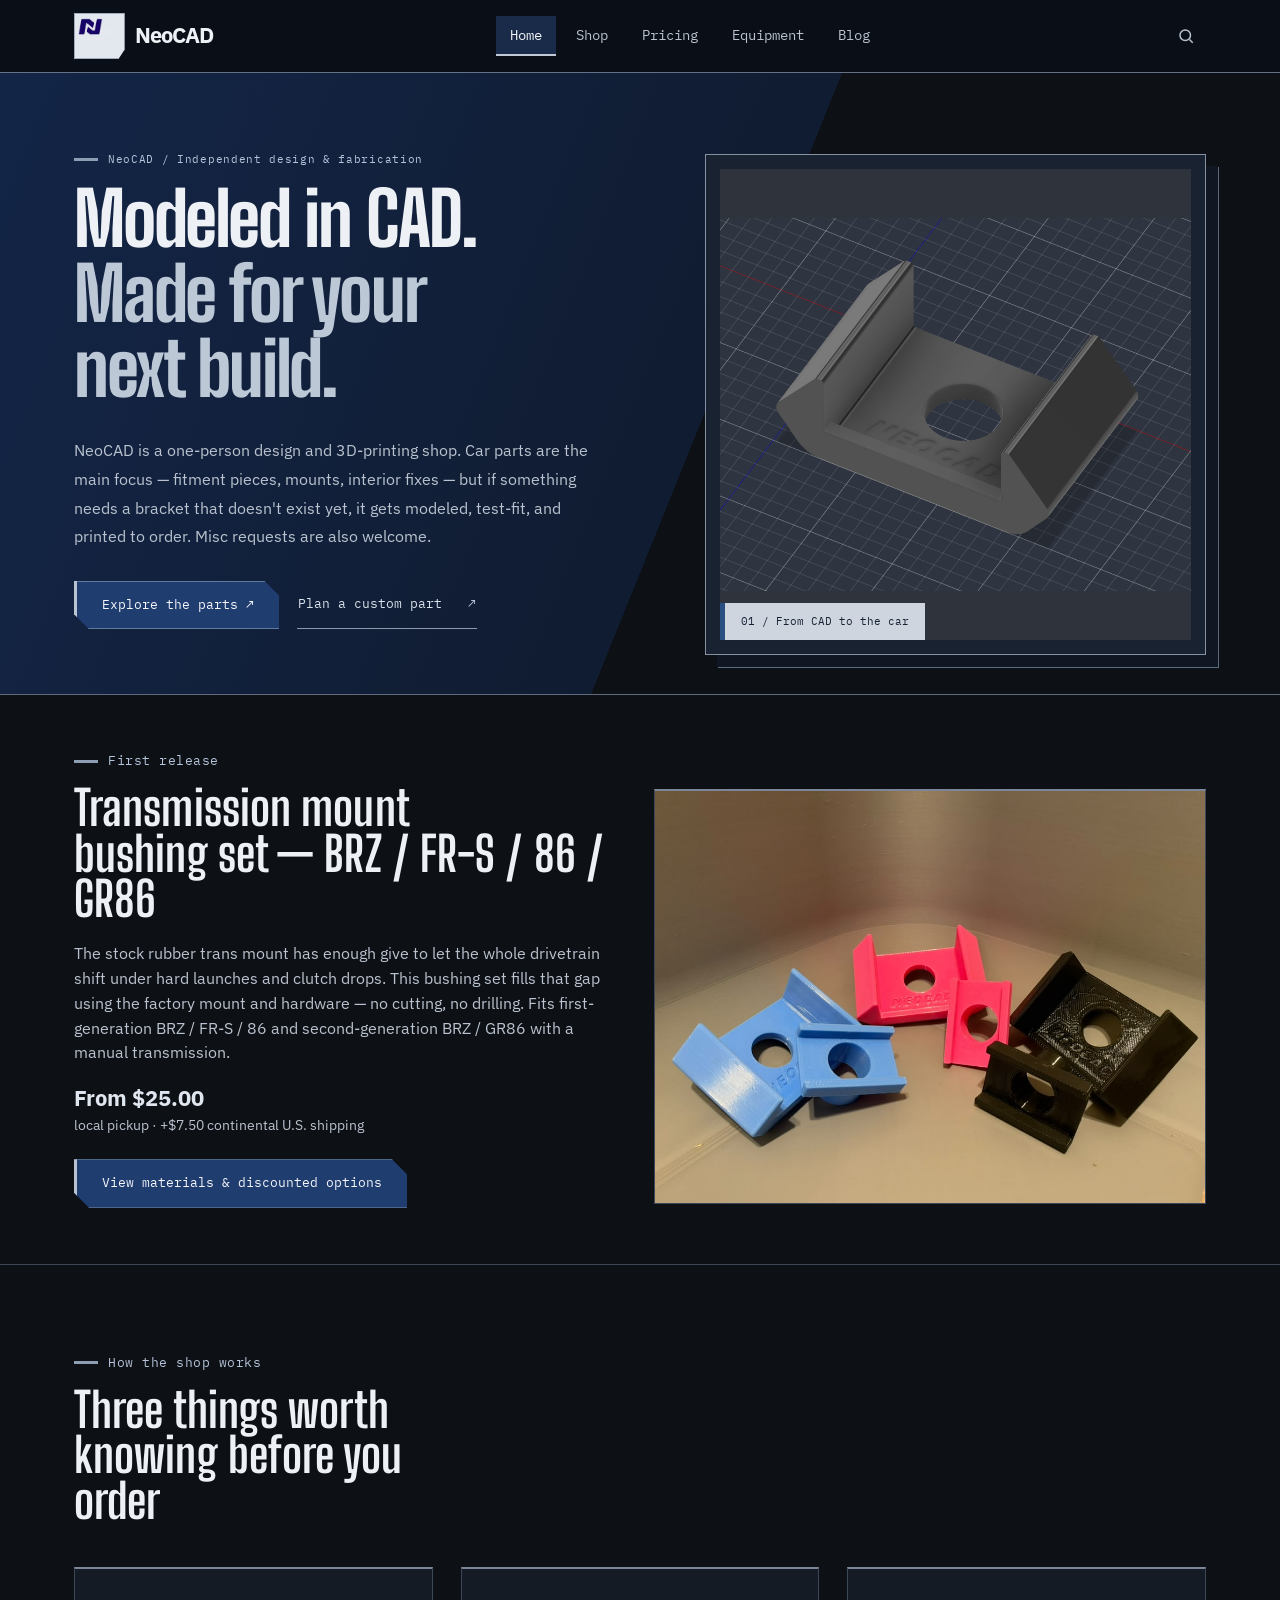
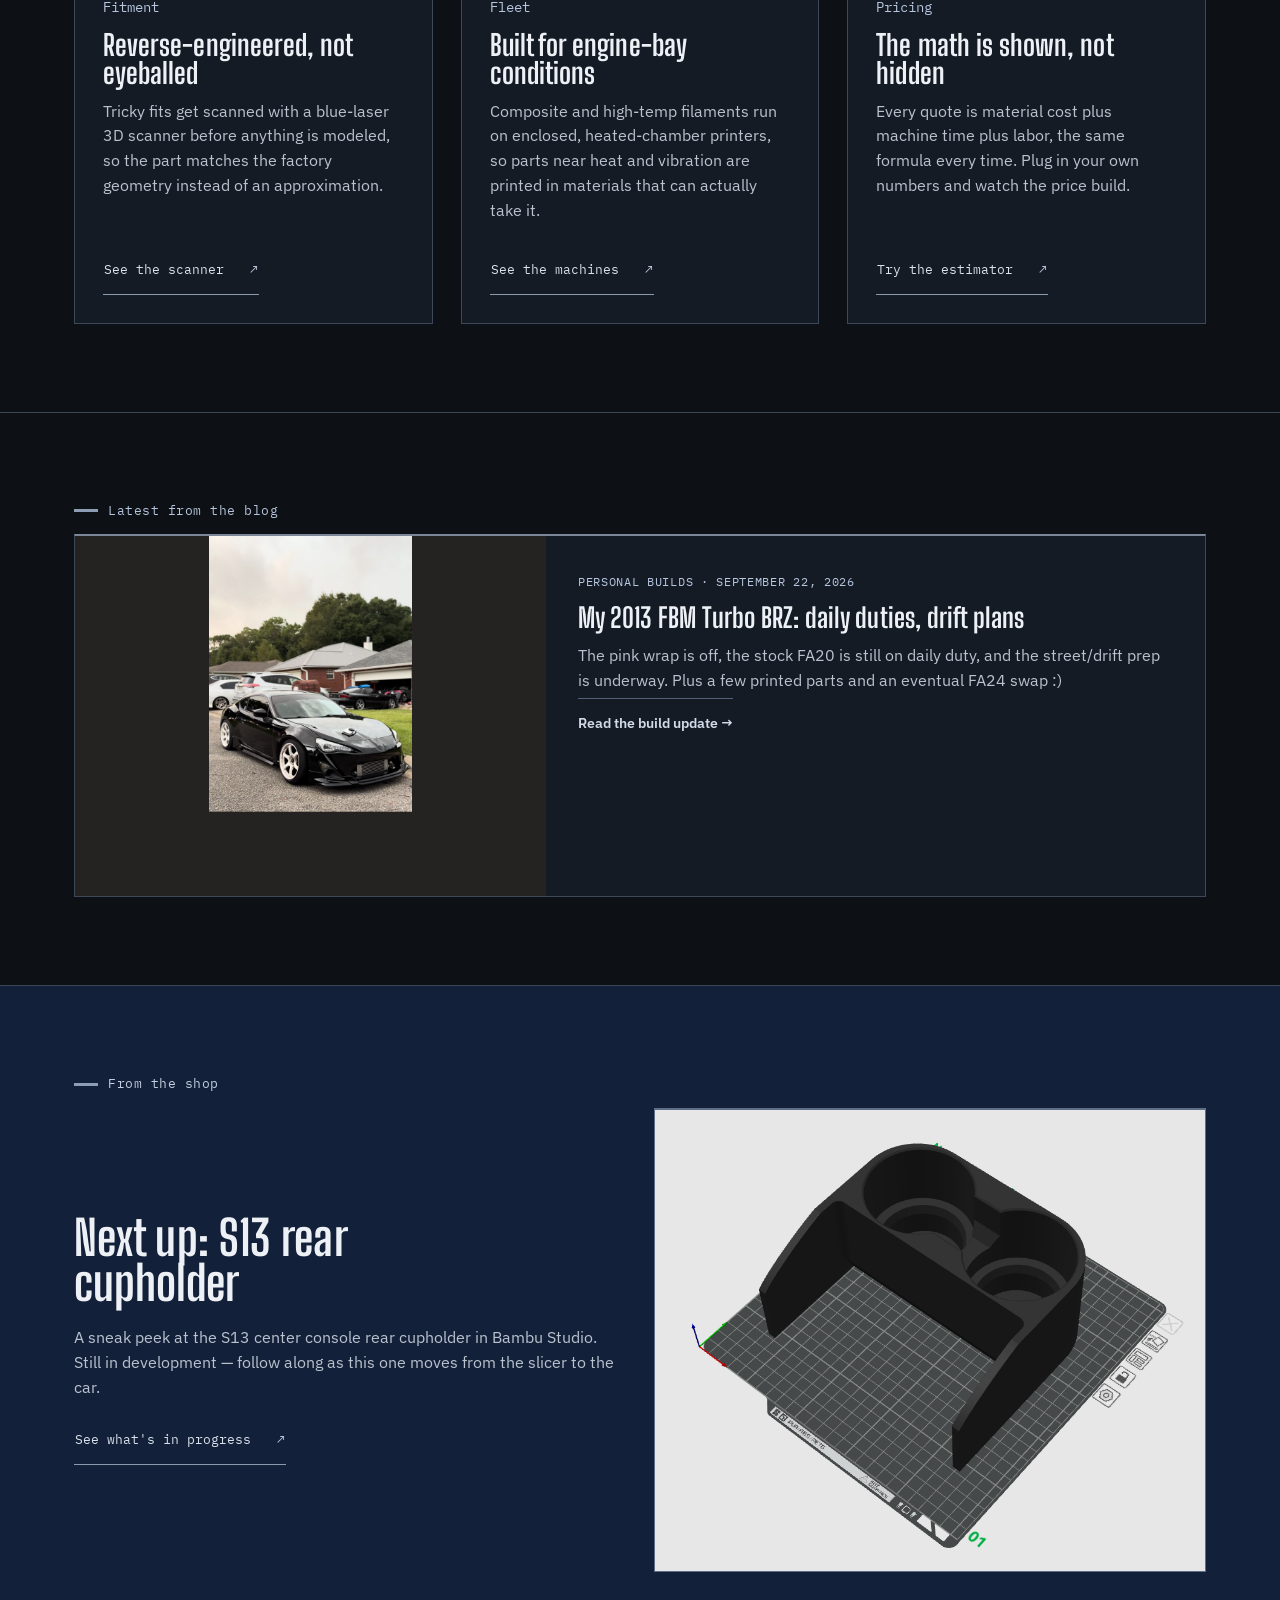
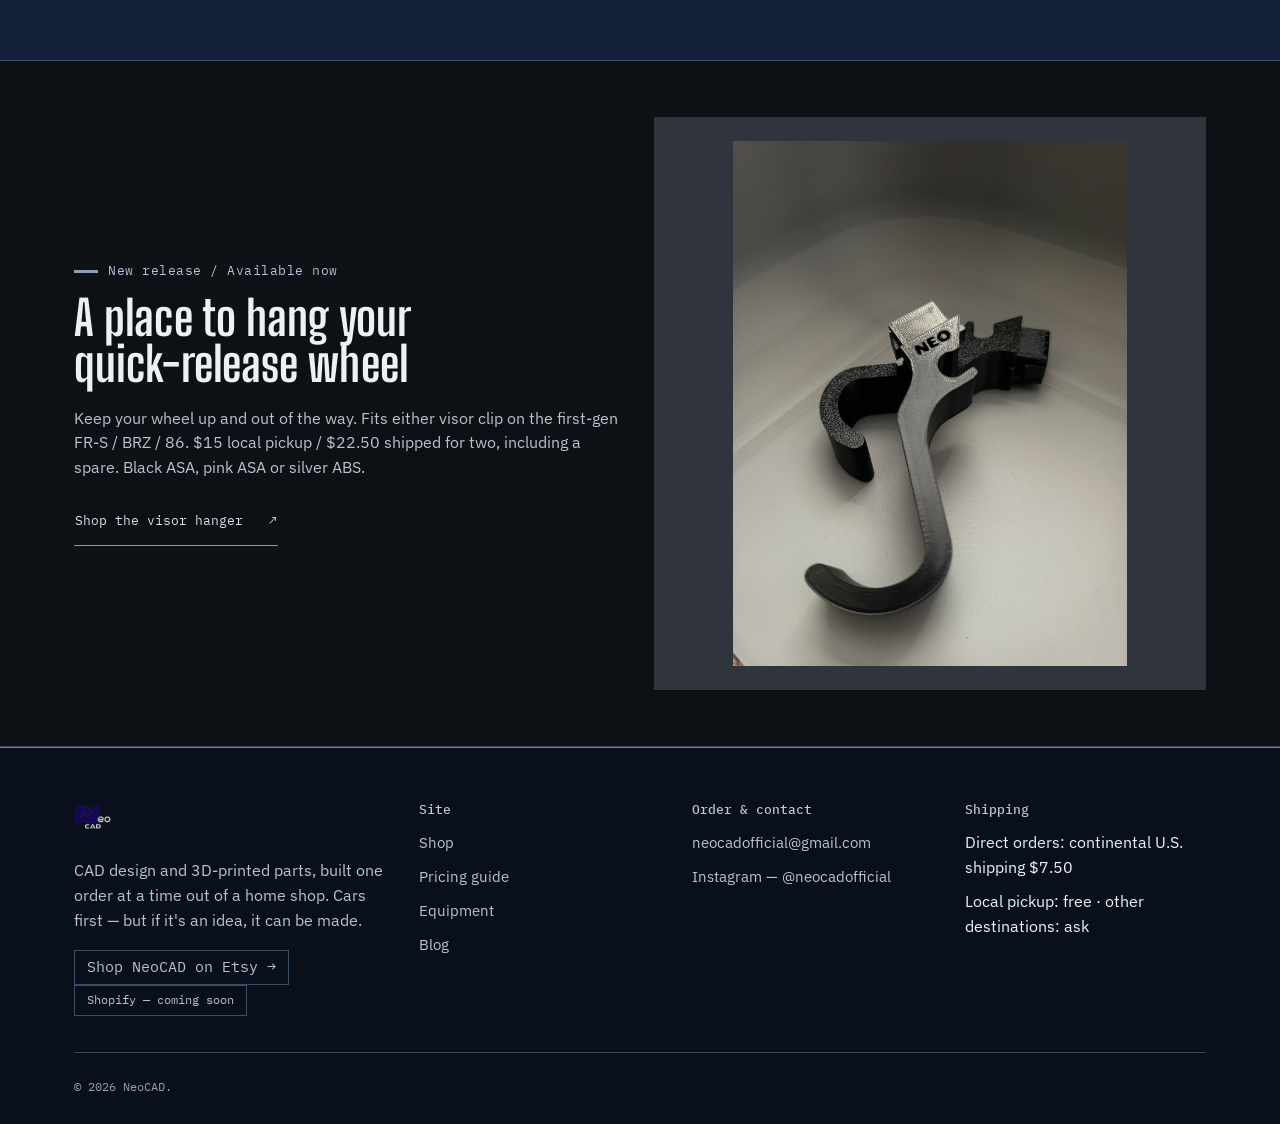
<file: index.html>
<!DOCTYPE html>
<html lang="en">
<head>
<meta charset="UTF-8">
<meta name="viewport" content="width=device-width, initial-scale=1.0">
<title>NeoCAD — CAD design & 3D printing for cars and one-off parts</title>
<meta name="description" content="NeoCAD is a one-person CAD design and 3D-printing shop specializing in car parts, custom fitment pieces, and reverse-engineered replacements.">
<link rel="icon" type="image/png" href="assets/img/favicon.png">
<link rel="preconnect" href="https://fonts.googleapis.com">
<link rel="preconnect" href="https://fonts.gstatic.com" crossorigin>
<link href="https://fonts.googleapis.com/css2?family=Big+Shoulders+Display:wght@700;800;900&family=IBM+Plex+Mono:wght@400;500;600&family=IBM+Plex+Sans:wght@400;500;600;700&display=swap" rel="stylesheet">
<link rel="stylesheet" href="assets/css/style.css">
<link rel="stylesheet" href="assets/css/commerce.css?v=20260922">
<link rel="stylesheet" href="assets/css/navy-silver.css?v=20261022">
</head>
<body>
<a class="skip-link" href="#main">Skip to content</a>

<header class="site-nav">
  <div class="container">
    <a href="index.html" class="nav-logo"><img src="assets/img/logo-nav-dark.png" alt=""><strong class="nav-wordmark">NeoCAD</strong></a>
    <nav>
      <ul class="nav-links">
        <li><a href="index.html" class="is-active">Home</a></li>
        <li><a href="shop.html">Shop</a></li>
        <li><a href="pricing.html">Pricing</a></li>
        <li><a href="equipment.html">Equipment</a></li>
        <li><a href="blog.html">Blog</a></li>
      </ul>
    </nav>
    <div class="nav-right">
      <button class="icon-btn" data-search-open aria-label="Search the site">
        <svg width="18" height="18" viewBox="0 0 24 24" fill="none" stroke="currentColor" stroke-width="2"><circle cx="11" cy="11" r="7"/><line x1="21" y1="21" x2="16.65" y2="16.65"/></svg>
      </button>
      <button class="nav-burger" aria-label="Menu" aria-expanded="false">
        <svg width="18" height="18" viewBox="0 0 24 24" fill="none" stroke="currentColor" stroke-width="2"><line x1="3" y1="6" x2="21" y2="6"/><line x1="3" y1="12" x2="21" y2="12"/><line x1="3" y1="18" x2="21" y2="18"/></svg>
      </button>
    </div>
  </div>
</header>

<main id="main">

  <section class="hero">
    <div class="container hero-grid">
      <div class="hero-copy">
        <p class="eyebrow">NeoCAD / Independent design &amp; fabrication</p>
        <h1>Modeled in CAD.<br><span class="hero-silver">Made for your<br>next build.</span></h1>
        <p class="lede">NeoCAD is a one-person design and 3D-printing shop. Car parts are the main focus — fitment pieces, mounts, interior fixes — but if something needs a bracket that doesn't exist yet, it gets modeled, test-fit, and printed to order. Misc requests are also welcome.</p>
        <div class="hero-actions">
          <a href="shop.html" class="btn btn-primary">Explore the parts ↗</a>
          <a href="pricing.html" class="btn btn-outline">Plan a custom part</a>
        </div>
      </div>
      <div class="hero-media">
        <img src="assets/img/insertbushing_fusion1.png" alt="NeoCAD transmission mount insert design in Autodesk Fusion" class="design-image">
        <span class="hero-tag mono">01 / From CAD to the car</span>
      </div>
    </div>
  </section>

  <section class="section tight">
    <div class="container">
      <p class="eyebrow">First release</p>
      <div class="grid-2" style="align-items:center;">
        <div>
          <h2>Transmission mount<br>bushing set — BRZ / FR-S / 86 / GR86</h2>
          <p>The stock rubber trans mount has enough give to let the whole drivetrain shift under hard launches and clutch drops. This bushing set fills that gap using the factory mount and hardware — no cutting, no drilling. Fits first-generation BRZ / FR-S / 86 and second-generation BRZ / GR86 with a manual transmission.</p>
          <p class="shop-card-price">From $25.00<span>local pickup · +$7.50 continental U.S. shipping</span></p>
          <a href="transmission-mount-bushing.html" class="btn btn-primary">View materials &amp; discounted options</a>
        </div>
        <a href="transmission-mount-bushing.html" class="card-link">
          <div class="panel" style="padding:0; overflow:hidden;">
            <img src="assets/img/bushing-color-options.jpg" alt="Black, pink, and blue transmission mount bushing options">
          </div>
        </a>
      </div>
    </div>
  </section>

  <section class="section">
    <div class="container">
      <p class="eyebrow">How the shop works</p>
      <h2 style="max-width:16ch;">Three things worth knowing before you order</h2>
      <div class="grid-3" style="margin-top:44px;">
        <div class="feature-card panel">
          <span class="index mono">Fitment</span>
          <h3>Reverse-engineered, not eyeballed</h3>
          <p>Tricky fits get scanned with a blue-laser 3D scanner before anything is modeled, so the part matches the factory geometry instead of an approximation.</p>
          <a href="equipment.html#scanner" class="btn btn-outline" style="margin-top:8px;">See the scanner</a>
        </div>
        <div class="feature-card panel">
          <span class="index mono">Fleet</span>
          <h3>Built for engine-bay conditions</h3>
          <p>Composite and high-temp filaments run on enclosed, heated-chamber printers, so parts near heat and vibration are printed in materials that can actually take it.</p>
          <a href="equipment.html#printers" class="btn btn-outline" style="margin-top:8px;">See the machines</a>
        </div>
        <div class="feature-card panel">
          <span class="index mono">Pricing</span>
          <h3>The math is shown, not hidden</h3>
          <p>Every quote is material cost plus machine time plus labor, the same formula every time. Plug in your own numbers and watch the price build.</p>
          <a href="pricing.html#estimator" class="btn btn-outline" style="margin-top:8px;">Try the estimator</a>
        </div>
      </div>
    </div>
  </section>

  <section class="section"><div class="container"><p class="eyebrow">Latest from the blog</p><a href="blog/fbm-turbo-brz.html" class="card-link"><article class="panel blog-preview">
<img src="assets/img/brz-black-daily.jpg" alt="Black 2013 FBM Turbo BRZ daily driver" loading="lazy" style="width:100%;height:100%;max-height:360px;object-fit:contain;background:#252322;">
<div style="padding:32px;"><span class="search-result-tag mono">Personal builds · September 22, 2026</span><h2 style="font-size:1.7rem;margin:12px 0;">My 2013 FBM Turbo BRZ: daily duties, drift plans</h2><p>The pink wrap is off, the stock FA20 is still on daily duty, and the street/drift prep is underway. Plus a few printed parts and an eventual FA24 swap :)</p><span class="shop-card-action">Read the build update &rarr;</span></div>
</article></a></div></section>

  <section class="section on-light">
    <div class="container">
      <p class="eyebrow">From the shop</p>
      <div class="grid-2" style="align-items:center;">
        <div>
          <h2 style="max-width:14ch;">Next up: S13 rear cupholder</h2>
          <p>A sneak peek at the S13 center console rear cupholder in Bambu Studio. Still in development — follow along as this one moves from the slicer to the car.</p>
          <a href="blog.html#s13-cupholder" class="btn btn-outline">See what's in progress</a>
        </div>
        <a href="blog.html#s13-cupholder" class="card-link">
          <div class="panel" style="padding:0; overflow:hidden;">
            <img src="assets/img/s13_cupholder_slicer.png" alt="S13 center console rear cupholder preview on the Bambu Studio build plate" class="design-image" loading="lazy">
          </div>
        </a>
      </div>
    </div>
  </section>

  <section class="section tight">
    <div class="container grid-2" style="align-items:center;">
      <div>
        <p class="eyebrow">New release / Available now</p>
        <h2 style="max-width:20ch;">A place to hang your quick-release wheel</h2>
        <p>Keep your wheel up and out of the way. Fits either visor clip on the first-gen FR-S / BRZ / 86. $15 local pickup / $22.50 shipped for two, including a spare. Black ASA, pink ASA or silver ABS.</p>
        <a href="visor-wheel-hanger.html" class="btn btn-outline">Shop the visor hanger</a>
      </div>
      <a href="visor-wheel-hanger.html" class="card-link" style="display:block;background:#30353d;padding:24px;"><img src="assets/img/hanger-black-set.jpg" alt="Black and pink ASA visor quick-release steering wheel hangers" width="768" height="1024" loading="lazy" style="width:100%;height:auto;max-width:394px;object-fit:contain;margin:auto;"></a>
    </div>
  </section>

</main>

<footer class="site-footer">
  <div class="container">
    <div class="footer-top">
      <div>
        <img src="assets/img/logo-nav-dark.png" alt="NeoCAD" class="footer-logo">
        <p>CAD design and 3D-printed parts, built one order at a time out of a home shop. Cars first — but if it's an idea, it can be made.</p>
        <a class="badge-soon" href="https://www.etsy.com/shop/NeoCAD">Shop NeoCAD on Etsy &rarr;</a>
        <span class="badge-soon">Shopify — coming soon</span>
      </div>
      <div>
        <h4>Site</h4>
        <ul>
          <li><a href="shop.html">Shop</a></li>
          <li><a href="pricing.html">Pricing guide</a></li>
          <li><a href="equipment.html">Equipment</a></li>
          <li><a href="blog.html">Blog</a></li>
        </ul>
      </div>
      <div>
        <h4>Order &amp; contact</h4>
        <ul>
          <li><a href="mailto:neocadofficial@gmail.com">neocadofficial@gmail.com</a></li>
          <li><a href="https://www.instagram.com/neocadofficial/">Instagram — @neocadofficial</a></li>
        </ul>
      </div>
      <div>
        <h4>Shipping</h4>
        <ul>
          <li>Direct orders: continental U.S. shipping $7.50</li>
          <li>Local pickup: free · other destinations: ask</li>
        </ul>
      </div>
    </div>
    <div class="footer-bottom">
      <span>&copy; 2026 NeoCAD.</span>
    </div>
  </div>
</footer>

<div class="search-overlay" id="search-overlay">
  <div class="search-panel">
    <div class="search-input-row">
      <svg width="20" height="20" viewBox="0 0 24 24" fill="none" stroke="currentColor" stroke-width="2"><circle cx="11" cy="11" r="7"/><line x1="21" y1="21" x2="16.65" y2="16.65"/></svg>
      <input id="search-input" type="text" placeholder="Search products, pricing, equipment..." autocomplete="off">
      <button class="search-close">Esc</button>
    </div>
    <div class="search-results" id="search-results"></div>
  </div>
</div>

<script src="assets/js/main.js"></script>
</body>
</html>
</file>
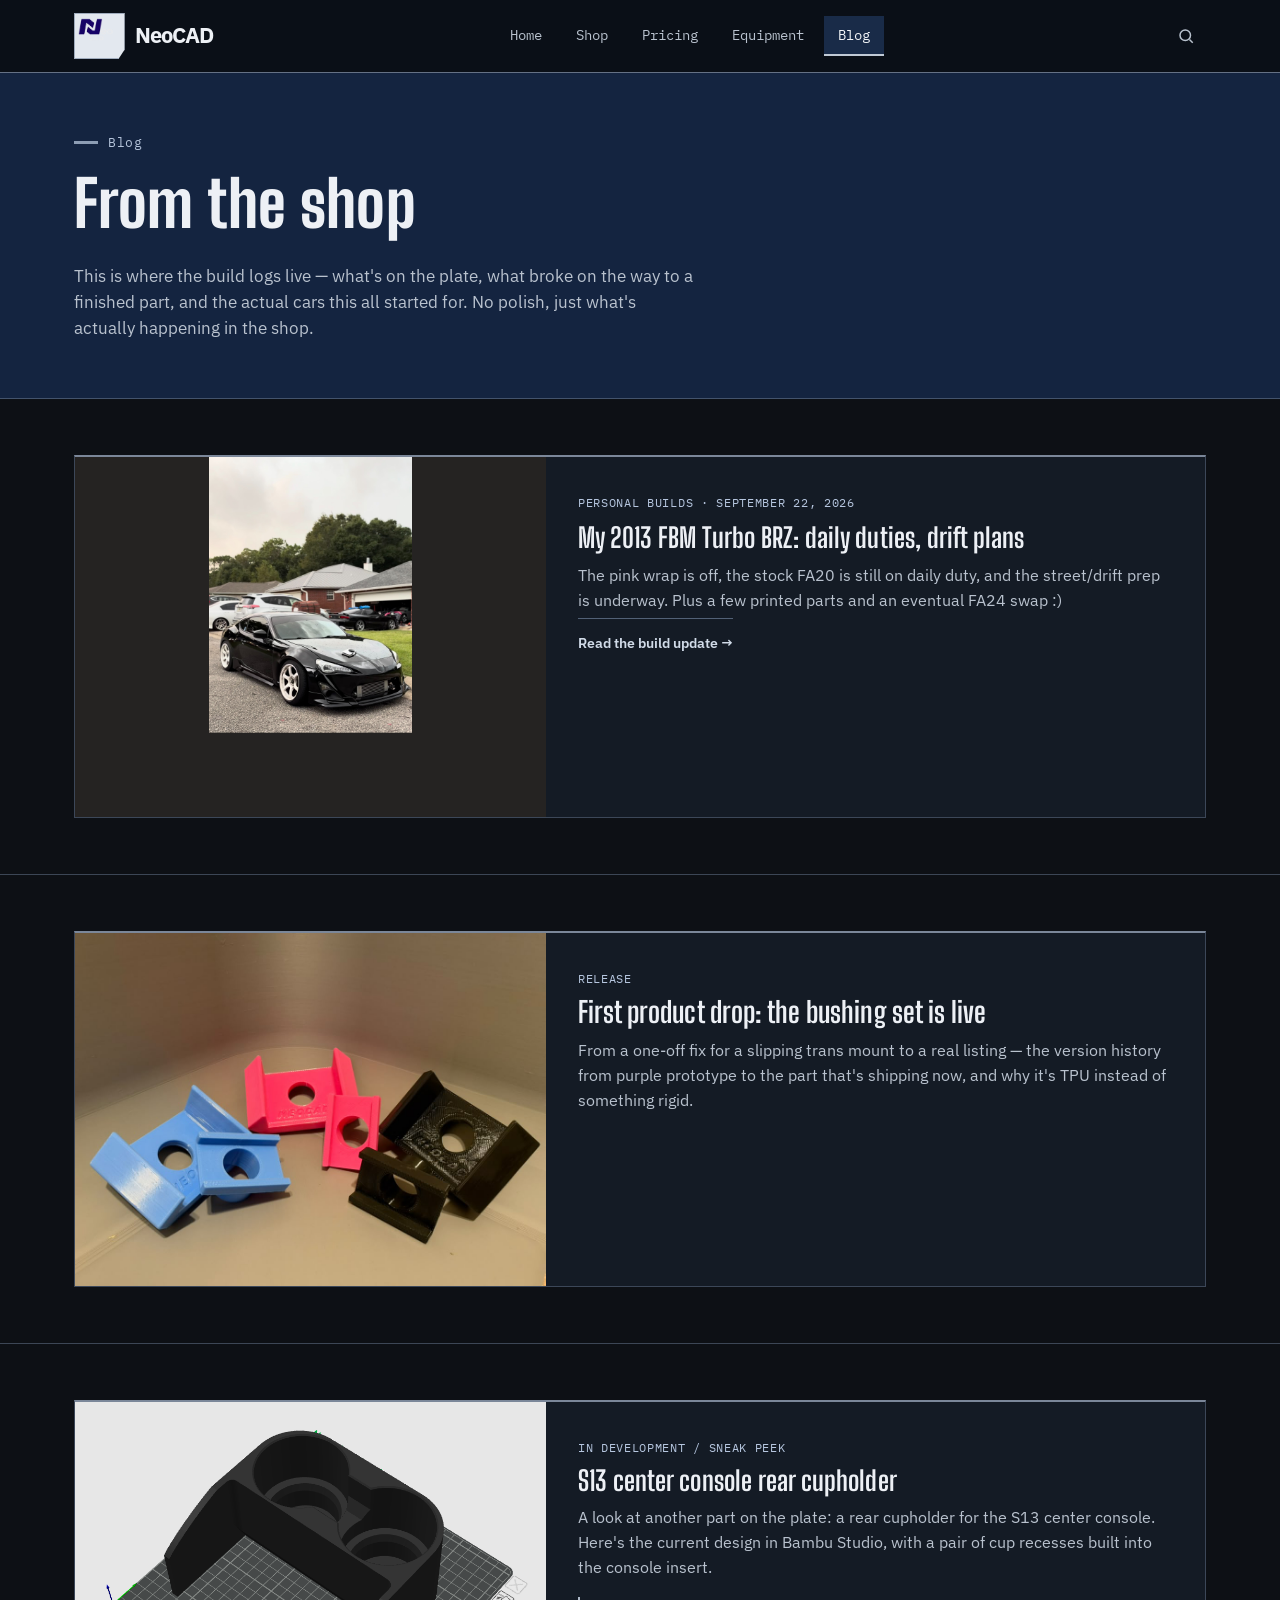
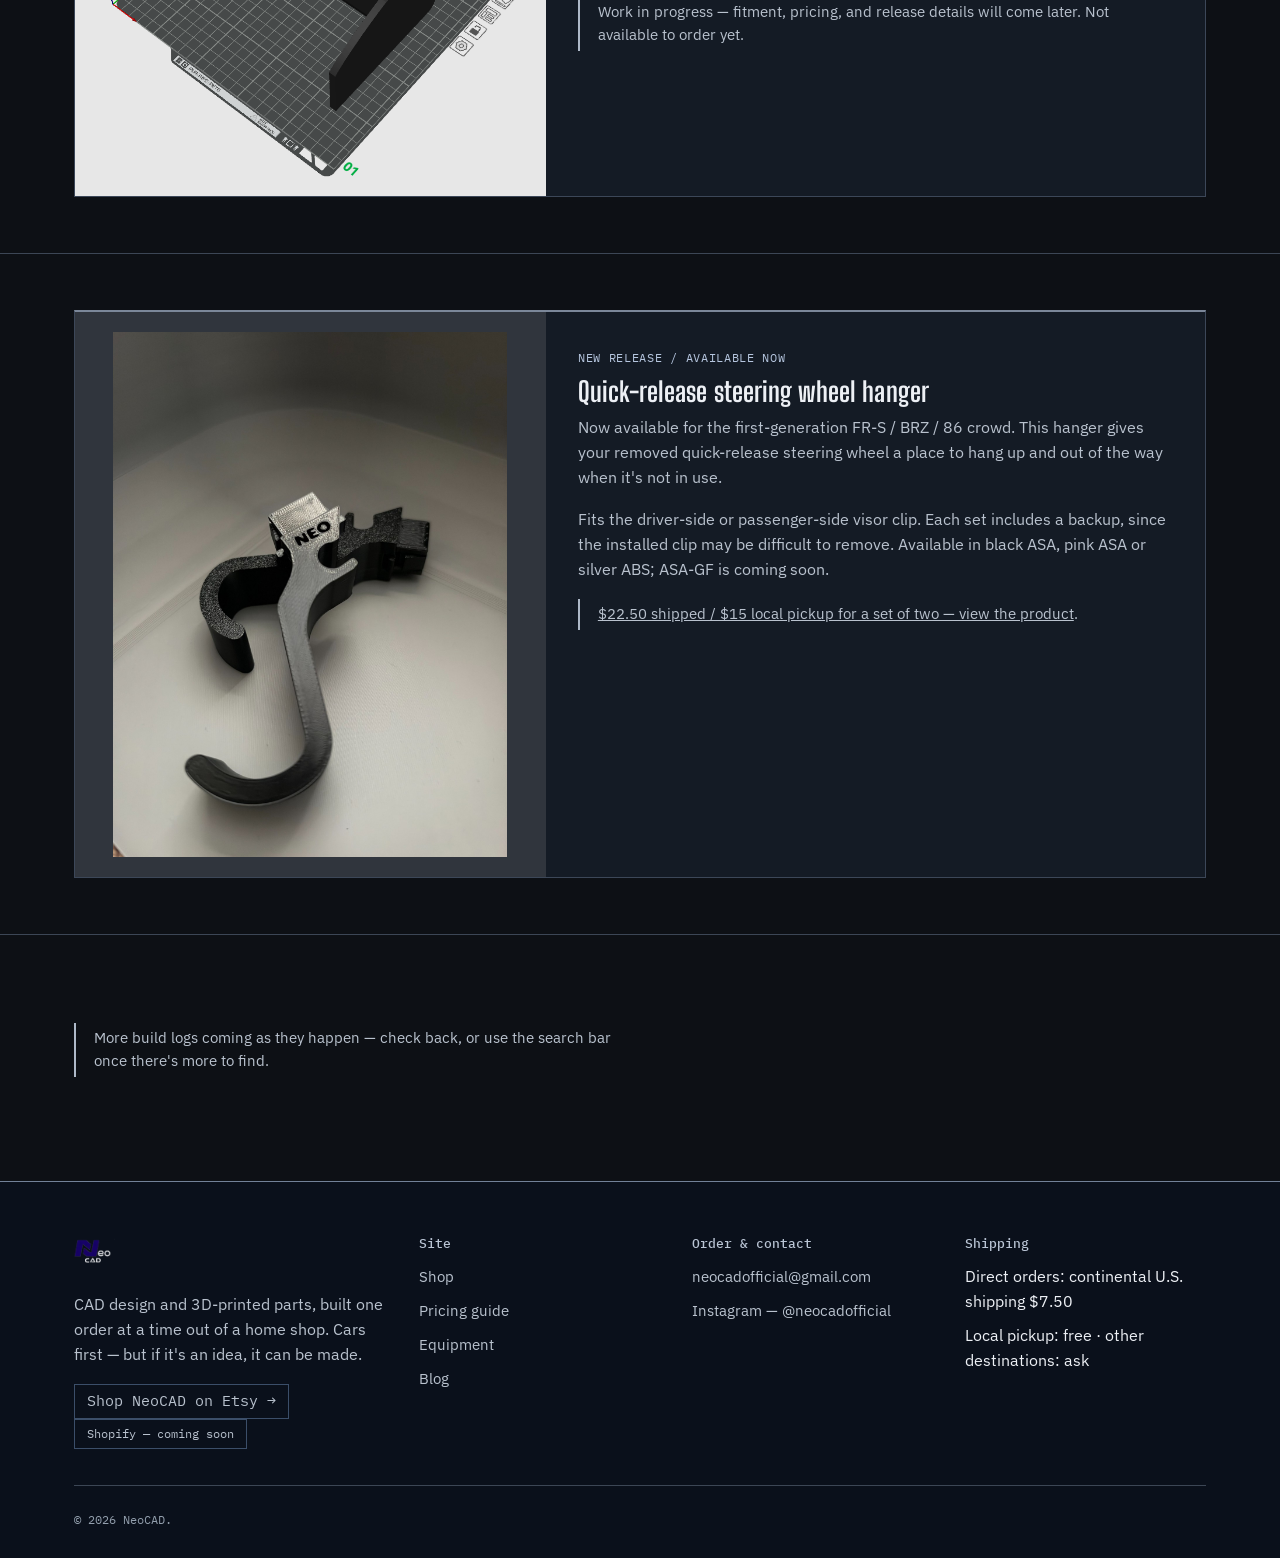
<file: blog.html>
<!DOCTYPE html>
<html lang="en">
<head>
<meta charset="UTF-8">
<meta name="viewport" content="width=device-width, initial-scale=1.0">
<title>Blog | NeoCAD</title>
<meta name="description" content="Build logs, finished parts, and car projects from the NeoCAD shop.">
<link rel="icon" type="image/png" href="assets/img/favicon.png">
<link rel="preconnect" href="https://fonts.googleapis.com">
<link rel="preconnect" href="https://fonts.gstatic.com" crossorigin>
<link href="https://fonts.googleapis.com/css2?family=Big+Shoulders+Display:wght@700;800;900&family=IBM+Plex+Mono:wght@400;500;600&family=IBM+Plex+Sans:wght@400;500;600;700&display=swap" rel="stylesheet">
<link rel="stylesheet" href="assets/css/style.css">
<link rel="stylesheet" href="assets/css/commerce.css?v=20260922">
<link rel="stylesheet" href="assets/css/navy-silver.css?v=20261022">
</head>
<body>
<a class="skip-link" href="#main">Skip to content</a>

<header class="site-nav">
  <div class="container">
    <a href="index.html" class="nav-logo"><img src="assets/img/logo-nav-dark.png" alt=""><strong class="nav-wordmark">NeoCAD</strong></a>
    <nav>
      <ul class="nav-links">
        <li><a href="index.html">Home</a></li>
        <li><a href="shop.html">Shop</a></li>
        <li><a href="pricing.html">Pricing</a></li>
        <li><a href="equipment.html">Equipment</a></li>
        <li><a href="blog.html" class="is-active">Blog</a></li>
      </ul>
    </nav>
    <div class="nav-right">
      <button class="icon-btn" data-search-open aria-label="Search the site">
        <svg width="18" height="18" viewBox="0 0 24 24" fill="none" stroke="currentColor" stroke-width="2"><circle cx="11" cy="11" r="7"/><line x1="21" y1="21" x2="16.65" y2="16.65"/></svg>
      </button>
      <button class="nav-burger" aria-label="Menu" aria-expanded="false">
        <svg width="18" height="18" viewBox="0 0 24 24" fill="none" stroke="currentColor" stroke-width="2"><line x1="3" y1="6" x2="21" y2="6"/><line x1="3" y1="12" x2="21" y2="12"/><line x1="3" y1="18" x2="21" y2="18"/></svg>
      </button>
    </div>
  </div>
</header>

<main id="main">
  <section class="page-head">
    <div class="container">
      <p class="eyebrow">Blog</p>
      <h1 style="max-width:16ch;">From the shop</h1>
      <!-- EDIT: this is a placeholder bio — swap in your own words, name optional -->
      <p class="lede" style="font-size:1.05rem;">This is where the build logs live — what's on the plate, what broke on the way to a finished part, and the actual cars this all started for. No polish, just what's actually happening in the shop.</p>
    </div>
  </section>

  <section class="section tight"><div class="container"><a href="blog/fbm-turbo-brz.html" class="card-link"><article class="panel blog-preview">
<img src="assets/img/brz-black-daily.jpg" alt="Black 2013 FBM Turbo BRZ daily driver" loading="lazy" style="width:100%;height:100%;max-height:360px;object-fit:contain;background:#252322;">
<div style="padding:32px;"><span class="search-result-tag mono">Personal builds · September 22, 2026</span><h2 style="font-size:1.7rem;margin:12px 0;">My 2013 FBM Turbo BRZ: daily duties, drift plans</h2><p>The pink wrap is off, the stock FA20 is still on daily duty, and the street/drift prep is underway. Plus a few printed parts and an eventual FA24 swap :)</p><span class="shop-card-action">Read the build update &rarr;</span></div>
</article></a></div></section>

  <section class="section tight">
    <div class="container">
      <a href="blog/first-drop.html" class="card-link">
        <article class="panel blog-preview">
          <img src="assets/img/bushing-color-options.jpg" alt="Current black, pink, and blue transmission mount bushing options" class="blog-preview-image" loading="lazy">
          <div style="padding:32px;">
            <span class="search-result-tag mono">Release</span>
            <h3 style="margin-top:10px;">First product drop: the bushing set is live</h3>
            <p>From a one-off fix for a slipping trans mount to a real listing — the version history from purple prototype to the part that's shipping now, and why it's TPU instead of something rigid.</p>
          </div>
        </article>
      </a>
    </div>
  </section>

  <section class="section tight" id="s13-cupholder">
    <div class="container">
      <article class="panel blog-preview">
        <img src="assets/img/s13_cupholder_slicer.png" alt="S13 center console rear cupholder design preview in Bambu Studio" class="blog-preview-image design-image" loading="lazy">
        <div style="padding:32px;">
          <span class="search-result-tag mono">In development / Sneak peek</span>
          <h2 style="font-size:1.7rem;margin-top:10px;">S13 center console rear cupholder</h2>
          <p>A look at another part on the plate: a rear cupholder for the S13 center console. Here's the current design in Bambu Studio, with a pair of cup recesses built into the console insert.</p>
          <p class="note">Work in progress — fitment, pricing, and release details will come later. Not available to order yet.</p>
        </div>
      </article>
    </div>
  </section>

  <section class="section tight" id="steering-wheel-hanger" style="scroll-margin-top:90px;">
    <div class="container">
      <article class="panel blog-preview">
        <div style="display:flex;align-items:center;justify-content:center;background:#30353d;padding:20px;"><img src="assets/img/hanger-black-set.jpg" alt="Black and pink ASA visor quick-release steering wheel hangers" width="768" height="1024" loading="lazy" style="width:100%;height:auto;max-width:394px;object-fit:contain;margin:auto;"></div>
        <div style="padding:32px;">
          <span class="search-result-tag mono">New release / Available now</span>
          <h2 style="font-size:1.7rem;margin-top:10px;">Quick-release steering wheel hanger</h2>
          <p>Now available for the first-generation FR-S / BRZ / 86 crowd. This hanger gives your removed quick-release steering wheel a place to hang up and out of the way when it's not in use.</p>
          <p>Fits the driver-side or passenger-side visor clip. Each set includes a backup, since the installed clip may be difficult to remove. Available in black ASA, pink ASA or silver ABS; ASA-GF is coming soon.</p>
          <p class="note"><a href="visor-wheel-hanger.html">$22.50 shipped / $15 local pickup for a set of two — view the product</a>.</p>
        </div>
      </article>
    </div>
  </section>

  <section class="section" style="border-bottom:none;">
    <div class="container">
      <p class="note">More build logs coming as they happen — check back, or use the search bar once there's more to find.</p>
    </div>
  </section>
</main>

<footer class="site-footer">
  <div class="container">
    <div class="footer-top">
      <div>
        <img src="assets/img/logo-nav-dark.png" alt="NeoCAD" class="footer-logo">
        <p>CAD design and 3D-printed parts, built one order at a time out of a home shop. Cars first — but if it's an idea, it can be made.</p>
        <a class="badge-soon" href="https://www.etsy.com/shop/NeoCAD">Shop NeoCAD on Etsy &rarr;</a>
        <span class="badge-soon">Shopify — coming soon</span>
      </div>
      <div>
        <h4>Site</h4>
        <ul>
          <li><a href="shop.html">Shop</a></li>
          <li><a href="pricing.html">Pricing guide</a></li>
          <li><a href="equipment.html">Equipment</a></li>
          <li><a href="blog.html">Blog</a></li>
        </ul>
      </div>
      <div>
        <h4>Order &amp; contact</h4>
        <ul>
          <li><a href="mailto:neocadofficial@gmail.com">neocadofficial@gmail.com</a></li>
          <li><a href="https://www.instagram.com/neocadofficial/">Instagram — @neocadofficial</a></li>
        </ul>
      </div>
      <div>
        <h4>Shipping</h4>
        <ul>
          <li>Direct orders: continental U.S. shipping $7.50</li>
          <li>Local pickup: free · other destinations: ask</li>
        </ul>
      </div>
    </div>
    <div class="footer-bottom">
      <span>&copy; 2026 NeoCAD.</span>
    </div>
  </div>
</footer>

<div class="search-overlay" id="search-overlay">
  <div class="search-panel">
    <div class="search-input-row">
      <svg width="20" height="20" viewBox="0 0 24 24" fill="none" stroke="currentColor" stroke-width="2"><circle cx="11" cy="11" r="7"/><line x1="21" y1="21" x2="16.65" y2="16.65"/></svg>
      <input id="search-input" type="text" placeholder="Search products, pricing, equipment..." autocomplete="off">
      <button class="search-close">Esc</button>
    </div>
    <div class="search-results" id="search-results"></div>
  </div>
</div>

<script src="assets/js/main.js"></script>
</body>
</html>
</file>
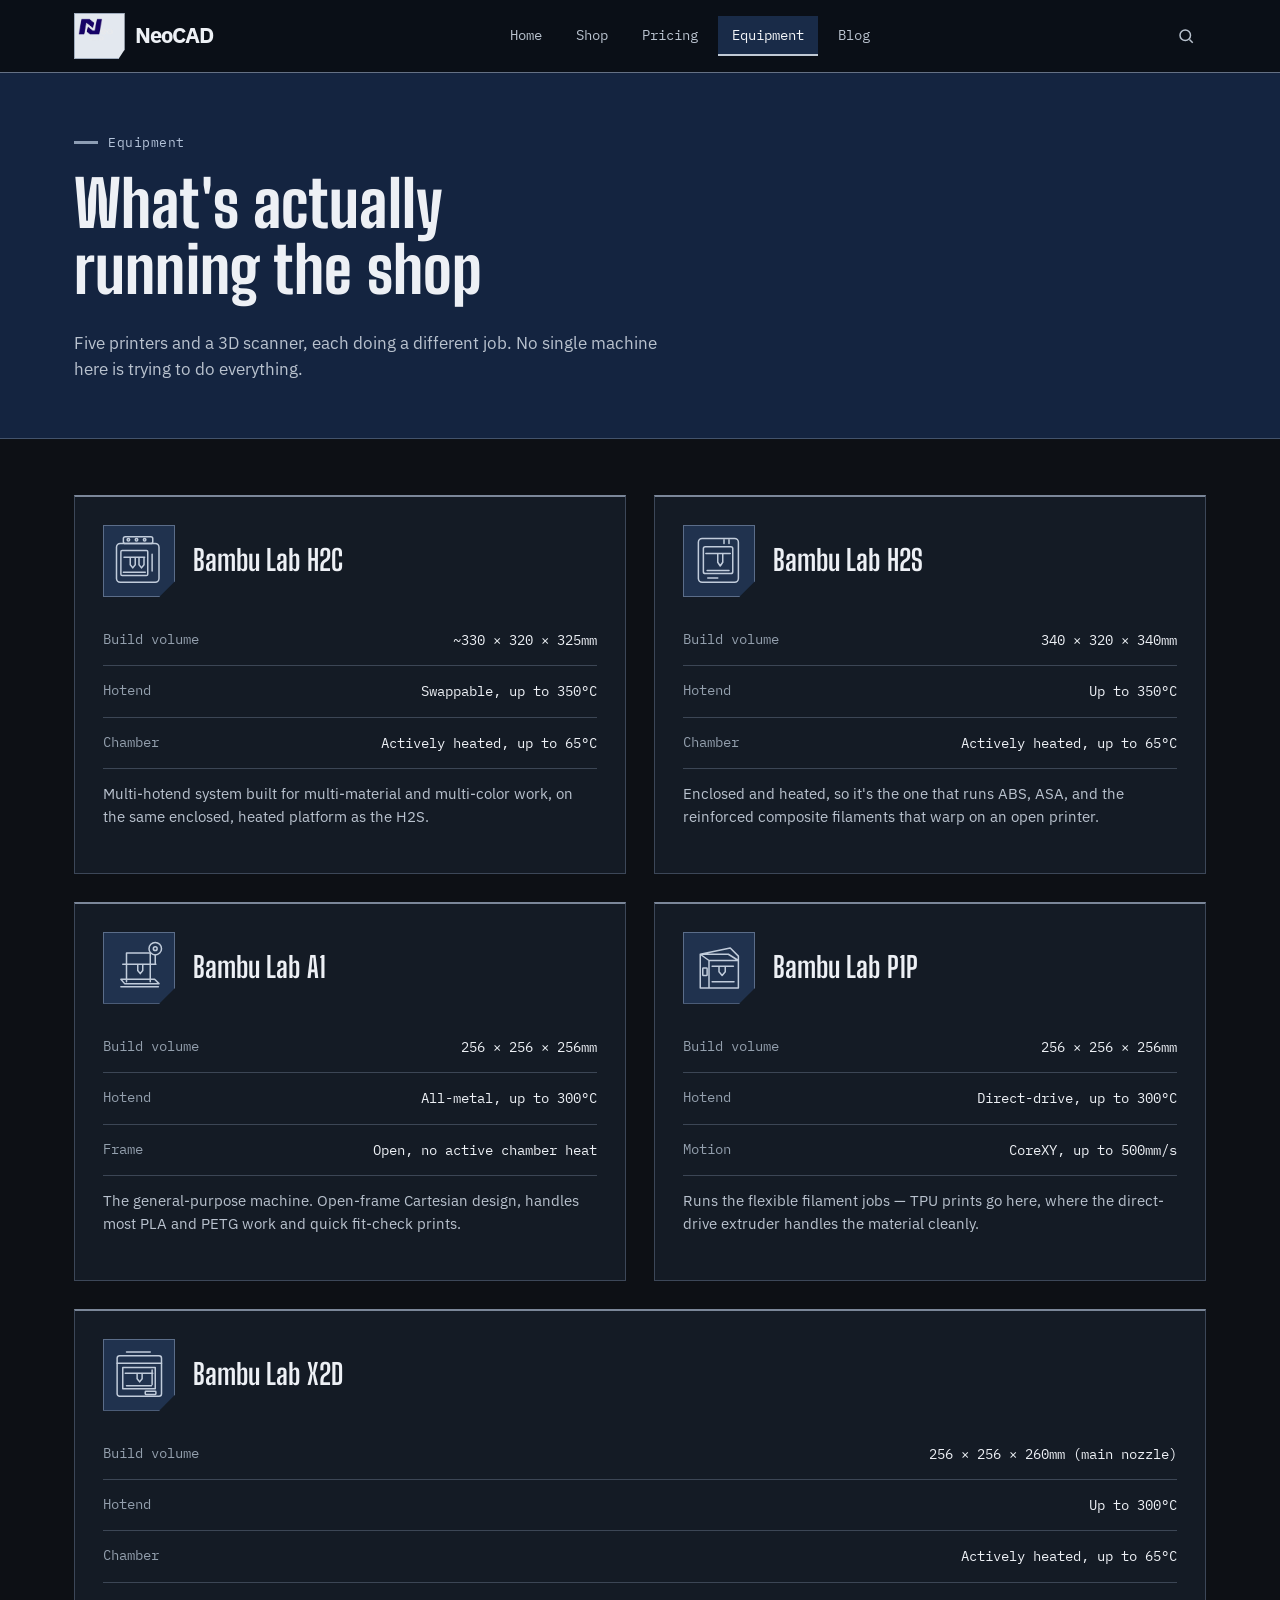
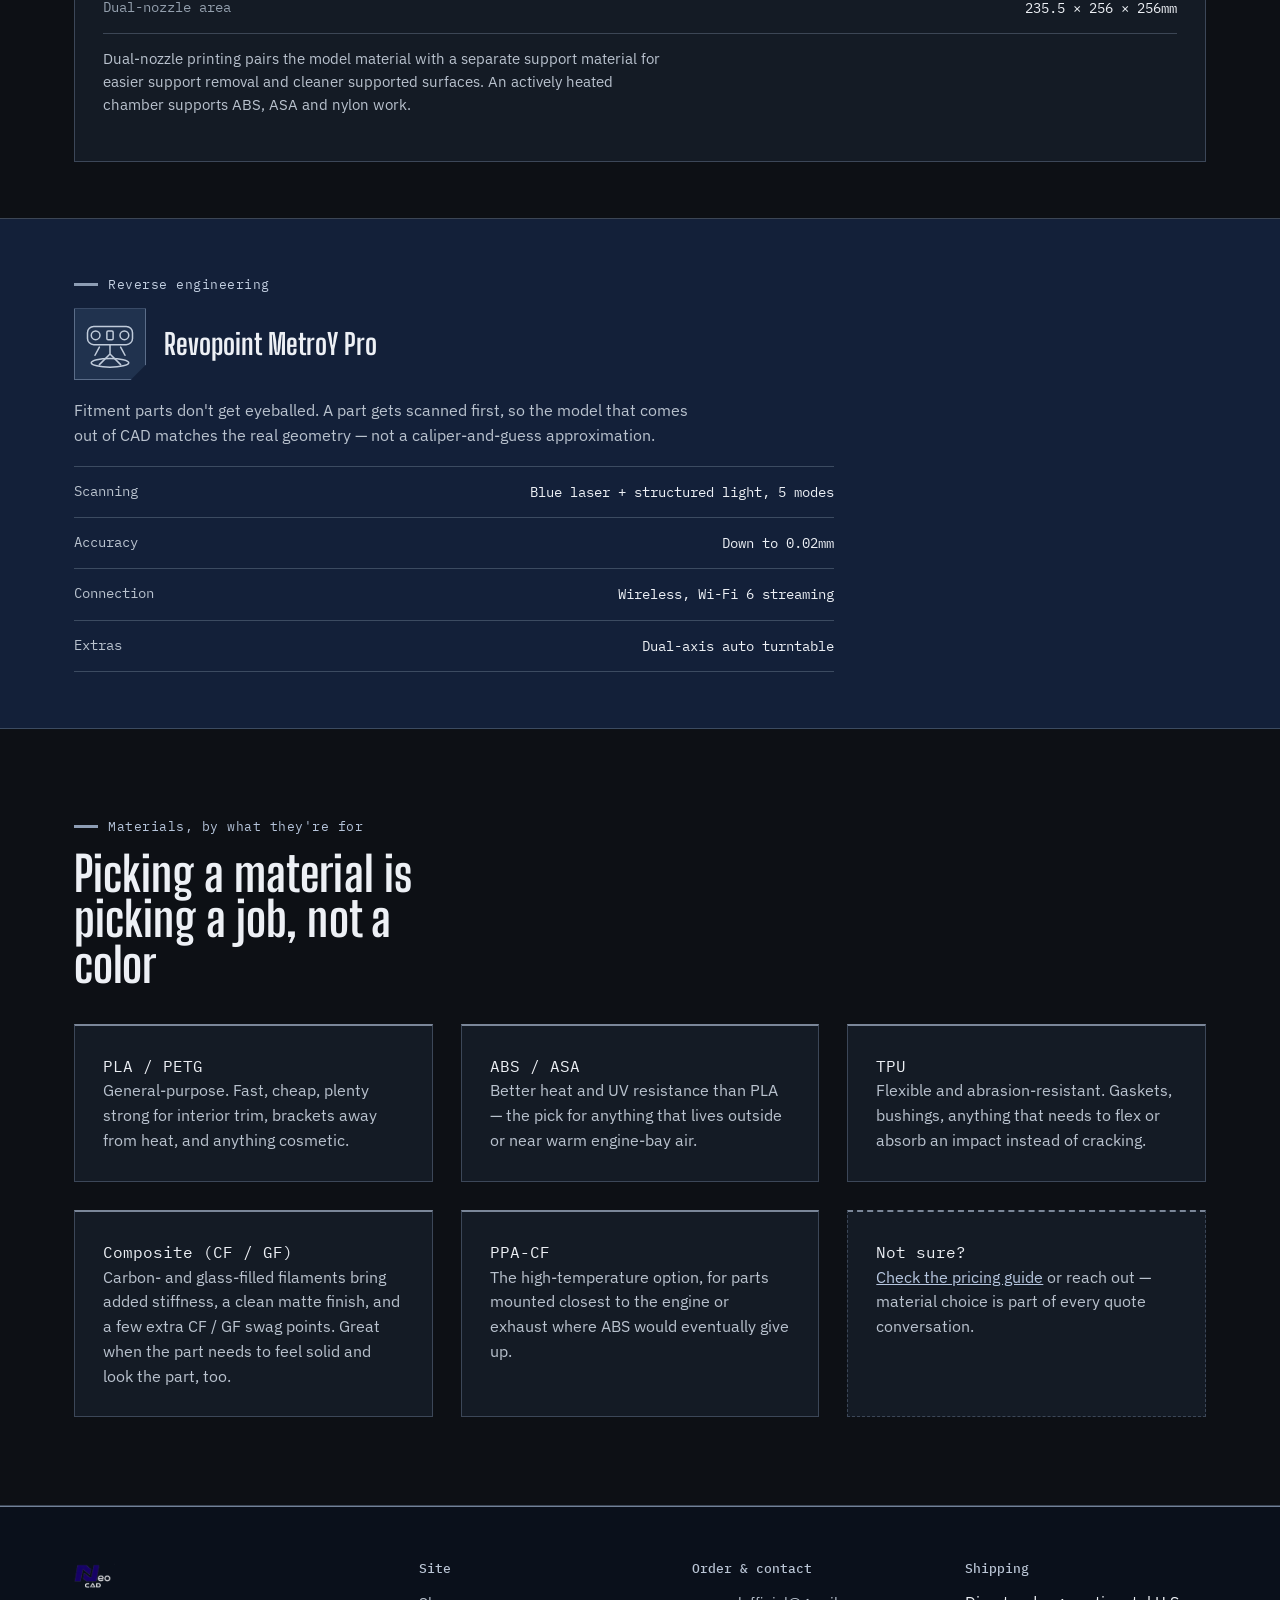
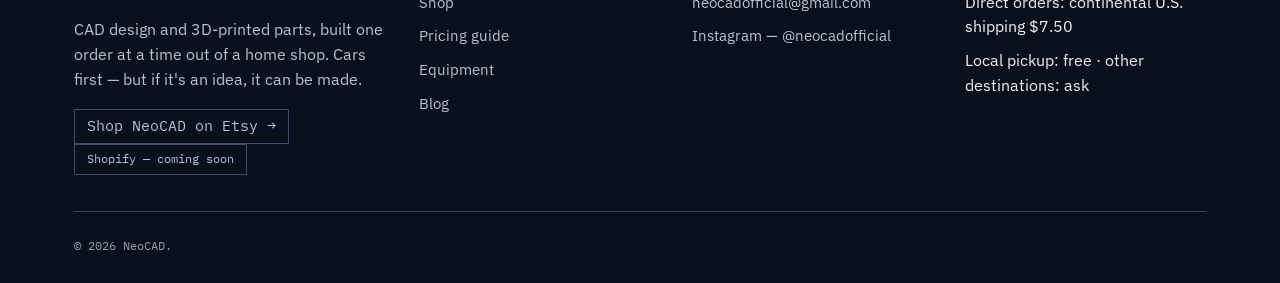
<file: equipment.html>
<!DOCTYPE html>
<html lang="en">
<head>
<meta charset="UTF-8">
<meta name="viewport" content="width=device-width, initial-scale=1.0">
<title>Equipment | NeoCAD</title>
<meta name="description" content="The printer fleet, 3D scanner, and materials NeoCAD uses to design and print car parts and custom fittings.">
<link rel="icon" type="image/png" href="assets/img/favicon.png">
<link rel="preconnect" href="https://fonts.googleapis.com">
<link rel="preconnect" href="https://fonts.gstatic.com" crossorigin>
<link href="https://fonts.googleapis.com/css2?family=Big+Shoulders+Display:wght@700;800;900&family=IBM+Plex+Mono:wght@400;500;600&family=IBM+Plex+Sans:wght@400;500;600;700&display=swap" rel="stylesheet">
<link rel="stylesheet" href="assets/css/style.css">
<link rel="stylesheet" href="assets/css/commerce.css?v=20260922">
<link rel="stylesheet" href="assets/css/navy-silver.css?v=20261022">
</head>
<body>
<a class="skip-link" href="#main">Skip to content</a>

<header class="site-nav">
  <div class="container">
    <a href="index.html" class="nav-logo"><img src="assets/img/logo-nav-dark.png" alt=""><strong class="nav-wordmark">NeoCAD</strong></a>
    <nav>
      <ul class="nav-links">
        <li><a href="index.html">Home</a></li>
        <li><a href="shop.html">Shop</a></li>
        <li><a href="pricing.html">Pricing</a></li>
        <li><a href="equipment.html" class="is-active">Equipment</a></li>
        <li><a href="blog.html">Blog</a></li>
      </ul>
    </nav>
    <div class="nav-right">
      <button class="icon-btn" data-search-open aria-label="Search the site">
        <svg width="18" height="18" viewBox="0 0 24 24" fill="none" stroke="currentColor" stroke-width="2"><circle cx="11" cy="11" r="7"/><line x1="21" y1="21" x2="16.65" y2="16.65"/></svg>
      </button>
      <button class="nav-burger" aria-label="Menu" aria-expanded="false">
        <svg width="18" height="18" viewBox="0 0 24 24" fill="none" stroke="currentColor" stroke-width="2"><line x1="3" y1="6" x2="21" y2="6"/><line x1="3" y1="12" x2="21" y2="12"/><line x1="3" y1="18" x2="21" y2="18"/></svg>
      </button>
    </div>
  </div>
</header>

<main id="main">
  <section class="page-head">
    <div class="container">
      <p class="eyebrow">Equipment</p>
      <h1 style="max-width:16ch;">What's actually running the shop</h1>
      <p class="lede" style="font-size:1.05rem;">Five printers and a 3D scanner, each doing a different job. No single machine here is trying to do everything.</p>
    </div>
  </section>

  <section class="section tight" id="printers">
    <div class="container">
      <div class="grid-2">

        <div class="panel">
          <div class="equipment-heading"><svg class="equipment-icon" viewBox="0 0 96 96" role="img" aria-label="Stylized H2C multi-material printer icon" xmlns="http://www.w3.org/2000/svg"><g fill="none" stroke="currentColor" stroke-width="2.4" stroke-linecap="round" stroke-linejoin="round"><rect x="12" y="20" width="68" height="62" rx="6"/><rect x="19" y="31" width="43" height="40" rx="2"/><path d="M24 42h33M34 42v12l4 5 4-5V42M48 42v12l4 5 4-5V42M23 66h35M69 37v27"/><rect x="23" y="9" width="47" height="11" rx="3"/><circle cx="31" cy="14" r="2"/><circle cx="44" cy="14" r="2"/><circle cx="57" cy="14" r="2"/></g></svg><h3>Bambu Lab H2C</h3></div>
          <dl class="spec-plate" style="border-top:none; margin-top:8px;">
            <div><dt>Build volume</dt><dd>~330 × 320 × 325mm</dd></div>
            <div><dt>Hotend</dt><dd>Swappable, up to 350°C</dd></div>
            <div><dt>Chamber</dt><dd>Actively heated, up to 65°C</dd></div>
          </dl>
          <p style="margin-top:14px; font-size:0.92rem;">Multi-hotend system built for multi-material and multi-color work, on the same enclosed, heated platform as the H2S.</p>
        </div>

        <div class="panel">
          <div class="equipment-heading"><svg class="equipment-icon" viewBox="0 0 96 96" role="img" aria-label="Stylized H2S enclosed printer icon" xmlns="http://www.w3.org/2000/svg"><g fill="none" stroke="currentColor" stroke-width="2.4" stroke-linecap="round" stroke-linejoin="round"><rect x="15" y="12" width="64" height="70" rx="6"/><rect x="23" y="25" width="47" height="43" rx="3"/><path d="M27 36h39M46 36v14l4 6 4-6V36M29 63h35M30 75h16"/><path d="M64 14v6m-8-6v6"/></g></svg><h3>Bambu Lab H2S</h3></div>
          <dl class="spec-plate" style="border-top:none; margin-top:8px;">
            <div><dt>Build volume</dt><dd>340 × 320 × 340mm</dd></div>
            <div><dt>Hotend</dt><dd>Up to 350°C</dd></div>
            <div><dt>Chamber</dt><dd>Actively heated, up to 65°C</dd></div>
          </dl>
          <p style="margin-top:14px; font-size:0.92rem;">Enclosed and heated, so it's the one that runs ABS, ASA, and the reinforced composite filaments that warp on an open printer.</p>
        </div>

        <div class="panel">
          <div class="equipment-heading"><svg class="equipment-icon" viewBox="0 0 96 96" role="img" aria-label="Stylized A1 open-frame printer icon" xmlns="http://www.w3.org/2000/svg"><g fill="none" stroke="currentColor" stroke-width="2.4" stroke-linecap="round" stroke-linejoin="round"><path d="M19 78h60M28 70V24h38v46M22 42h53M46 42v10l4 5 4-5V42M19 66h54l7 7H25z"/><circle cx="74" cy="17" r="10"/><circle cx="74" cy="17" r="3"/><path d="M74 27v14"/></g></svg><h3>Bambu Lab A1</h3></div>
          <dl class="spec-plate" style="border-top:none; margin-top:8px;">
            <div><dt>Build volume</dt><dd>256 × 256 × 256mm</dd></div>
            <div><dt>Hotend</dt><dd>All-metal, up to 300°C</dd></div>
            <div><dt>Frame</dt><dd>Open, no active chamber heat</dd></div>
          </dl>
          <p style="margin-top:14px; font-size:0.92rem;">The general-purpose machine. Open-frame Cartesian design, handles most PLA and PETG work and quick fit-check prints.</p>
        </div>

        <div class="panel">
          <div class="equipment-heading"><svg class="equipment-icon" viewBox="0 0 96 96" role="img" aria-label="Stylized P1P open-frame CoreXY printer icon" xmlns="http://www.w3.org/2000/svg"><g fill="none" stroke="currentColor" stroke-width="2.4" stroke-linecap="round" stroke-linejoin="round"><path d="M18 26l48-10 13 13v51H18V26l14 10h47M32 36v44M18 26h45l16 10M37 45h34M48 45v9l5 6 5-6V45M37 70h35"/><rect x="22" y="48" width="7" height="12" rx="1"/></g></svg><h3>Bambu Lab P1P</h3></div>
          <dl class="spec-plate" style="border-top:none; margin-top:8px;">
            <div><dt>Build volume</dt><dd>256 × 256 × 256mm</dd></div>
            <div><dt>Hotend</dt><dd>Direct-drive, up to 300°C</dd></div>
            <div><dt>Motion</dt><dd>CoreXY, up to 500mm/s</dd></div>
          </dl>
          <p style="margin-top:14px; font-size:0.92rem;">Runs the flexible filament jobs — TPU prints go here, where the direct-drive extruder handles the material cleanly.</p>
        </div>

        <div class="panel" style="grid-column: 1 / -1;">
          <div class="equipment-heading"><svg class="equipment-icon" viewBox="0 0 96 96" role="img" aria-label="Stylized X2D enclosed printer icon" xmlns="http://www.w3.org/2000/svg"><g fill="none" stroke="currentColor" stroke-width="2.4" stroke-linecap="round" stroke-linejoin="round"><rect x="13" y="17" width="71" height="65" rx="4"/><path d="M13 29h71M22 36h52v34H22zM26 45h44M45 45v9l4 5 4-5V45M28 65h40M69 40v23"/><rect x="58" y="74" width="17" height="5" rx="1"/><path d="M28 11h38"/></g></svg><h3>Bambu Lab X2D</h3></div>
          <dl class="spec-plate" style="border-top:none; margin-top:8px;">
            <div><dt>Build volume</dt><dd>256 × 256 × 260mm (main nozzle)</dd></div>
            <div><dt>Hotend</dt><dd>Up to 300°C</dd></div>
            <div><dt>Chamber</dt><dd>Actively heated, up to 65°C</dd></div><div><dt>Dual-nozzle area</dt><dd>235.5 × 256 × 256mm</dd></div>
          </dl>
          <p style="margin-top:14px; font-size:0.92rem;">Dual-nozzle printing pairs the model material with a separate support material for easier support removal and cleaner supported surfaces. An actively heated chamber supports ABS, ASA and nylon work.</p>
        </div>
      </div>
    </div>
  </section>

  <section class="section tight on-light" id="scanner">
    <div class="container">
      <div class="scanner-details">
        <div>
          <p class="eyebrow">Reverse engineering</p>
          <div class="equipment-heading"><svg class="equipment-icon" viewBox="0 0 96 96" role="img" aria-label="Stylized MetroY Pro scanner icon" xmlns="http://www.w3.org/2000/svg"><g fill="none" stroke="currentColor" stroke-width="2.4" stroke-linecap="round" stroke-linejoin="round"><rect x="12" y="20" width="72" height="29" rx="10"/><circle cx="25" cy="34" r="7"/><circle cx="71" cy="34" r="7"/><rect x="43" y="27" width="10" height="14" rx="2"/><path d="M48 49v15m-17 17 17-17 17 17M31 53l-7 13m41-13 7 13"/><ellipse cx="48" cy="78" rx="30" ry="7"/></g></svg><h2 style="font-size:1.8rem;">Revopoint MetroY Pro</h2></div>
          <p>Fitment parts don't get eyeballed. A part gets scanned first, so the model that comes out of CAD matches the real geometry — not a caliper-and-guess approximation.</p>
          <dl class="spec-plate">
            <div><dt>Scanning</dt><dd>Blue laser + structured light, 5 modes</dd></div>
            <div><dt>Accuracy</dt><dd>Down to 0.02mm</dd></div>
            <div><dt>Connection</dt><dd>Wireless, Wi-Fi 6 streaming</dd></div>
            <div><dt>Extras</dt><dd>Dual-axis auto turntable</dd></div>
          </dl>
        </div>

      </div>
    </div>
  </section>

  <section class="section">
    <div class="container">
      <p class="eyebrow">Materials, by what they're for</p>
      <h2 style="max-width:18ch;">Picking a material is picking a job, not a color</h2>
      <div class="grid-3" style="margin-top:36px;">
        <div class="panel">
          <span class="index mono">PLA / PETG</span>
          <p style="margin-bottom:0;">General-purpose. Fast, cheap, plenty strong for interior trim, brackets away from heat, and anything cosmetic.</p>
        </div>
        <div class="panel">
          <span class="index mono">ABS / ASA</span>
          <p style="margin-bottom:0;">Better heat and UV resistance than PLA — the pick for anything that lives outside or near warm engine-bay air.</p>
        </div>
        <div class="panel">
          <span class="index mono">TPU</span>
          <p style="margin-bottom:0;">Flexible and abrasion-resistant. Gaskets, bushings, anything that needs to flex or absorb an impact instead of cracking.</p>
        </div>
        <div class="panel">
          <span class="index mono">Composite (CF / GF)</span>
          <p style="margin-bottom:0;">Carbon- and glass-filled filaments bring added stiffness, a clean matte finish, and a few extra CF / GF swag points. Great when the part needs to feel solid and look the part, too.</p>
        </div>
        <div class="panel">
          <span class="index mono">PPA-CF</span>
          <p style="margin-bottom:0;">The high-temperature option, for parts mounted closest to the engine or exhaust where ABS would eventually give up.</p>
        </div>
        <div class="panel" style="border-style:dashed;">
          <span class="index mono">Not sure?</span>
          <p style="margin-bottom:0;"><a href="pricing.html" style="color:var(--violet-light);">Check the pricing guide</a> or reach out — material choice is part of every quote conversation.</p>
        </div>
      </div>
    </div>
  </section>
</main>

<footer class="site-footer">
  <div class="container">
    <div class="footer-top">
      <div>
        <img src="assets/img/logo-nav-dark.png" alt="NeoCAD" class="footer-logo">
        <p>CAD design and 3D-printed parts, built one order at a time out of a home shop. Cars first — but if it's an idea, it can be made.</p>
        <a class="badge-soon" href="https://www.etsy.com/shop/NeoCAD">Shop NeoCAD on Etsy &rarr;</a>
        <span class="badge-soon">Shopify — coming soon</span>
      </div>
      <div>
        <h4>Site</h4>
        <ul>
          <li><a href="shop.html">Shop</a></li>
          <li><a href="pricing.html">Pricing guide</a></li>
          <li><a href="equipment.html">Equipment</a></li>
          <li><a href="blog.html">Blog</a></li>
        </ul>
      </div>
      <div>
        <h4>Order &amp; contact</h4>
        <ul>
          <li><a href="mailto:neocadofficial@gmail.com">neocadofficial@gmail.com</a></li>
          <li><a href="https://www.instagram.com/neocadofficial/">Instagram — @neocadofficial</a></li>
        </ul>
      </div>
      <div>
        <h4>Shipping</h4>
        <ul>
          <li>Direct orders: continental U.S. shipping $7.50</li>
          <li>Local pickup: free · other destinations: ask</li>
        </ul>
      </div>
    </div>
    <div class="footer-bottom">
      <span>&copy; 2026 NeoCAD.</span>
    </div>
  </div>
</footer>

<div class="search-overlay" id="search-overlay">
  <div class="search-panel">
    <div class="search-input-row">
      <svg width="20" height="20" viewBox="0 0 24 24" fill="none" stroke="currentColor" stroke-width="2"><circle cx="11" cy="11" r="7"/><line x1="21" y1="21" x2="16.65" y2="16.65"/></svg>
      <input id="search-input" type="text" placeholder="Search products, pricing, equipment..." autocomplete="off">
      <button class="search-close">Esc</button>
    </div>
    <div class="search-results" id="search-results"></div>
  </div>
</div>

<script src="assets/js/main.js"></script>
</body>
</html>
</file>
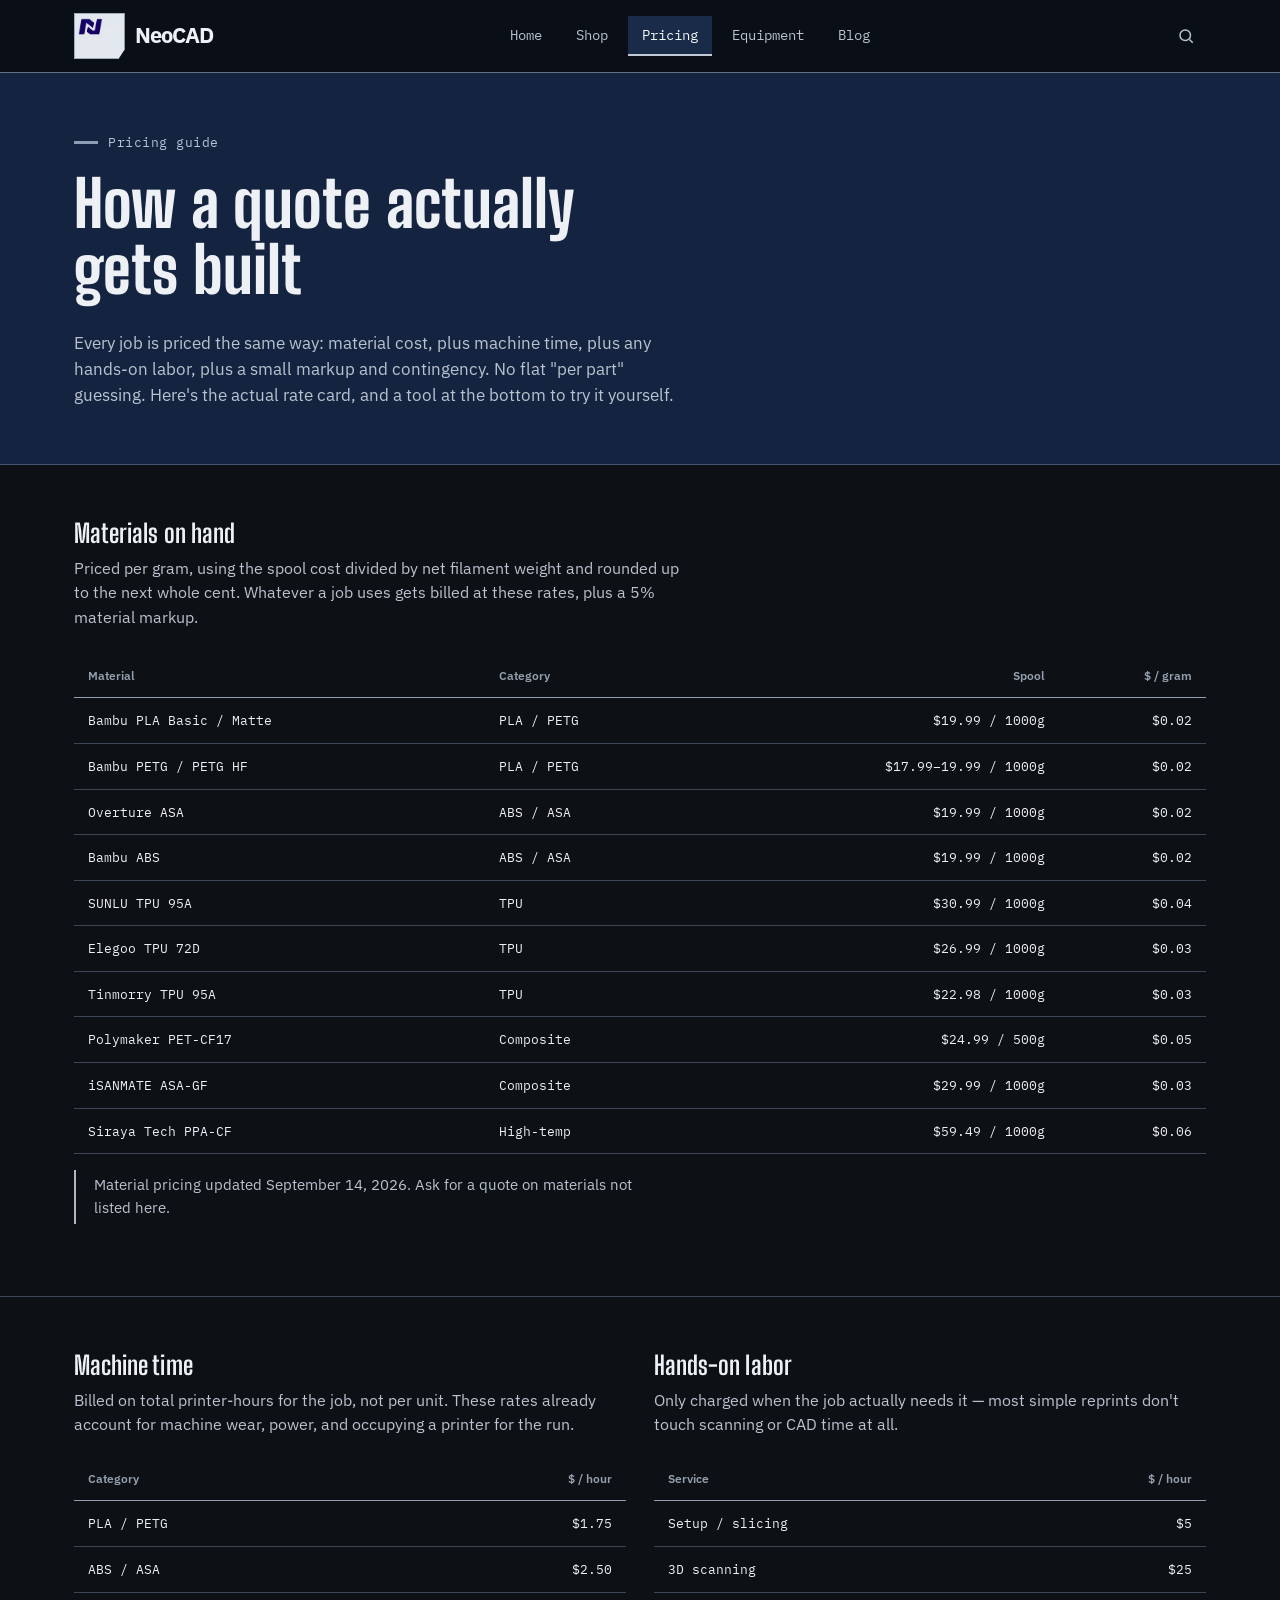
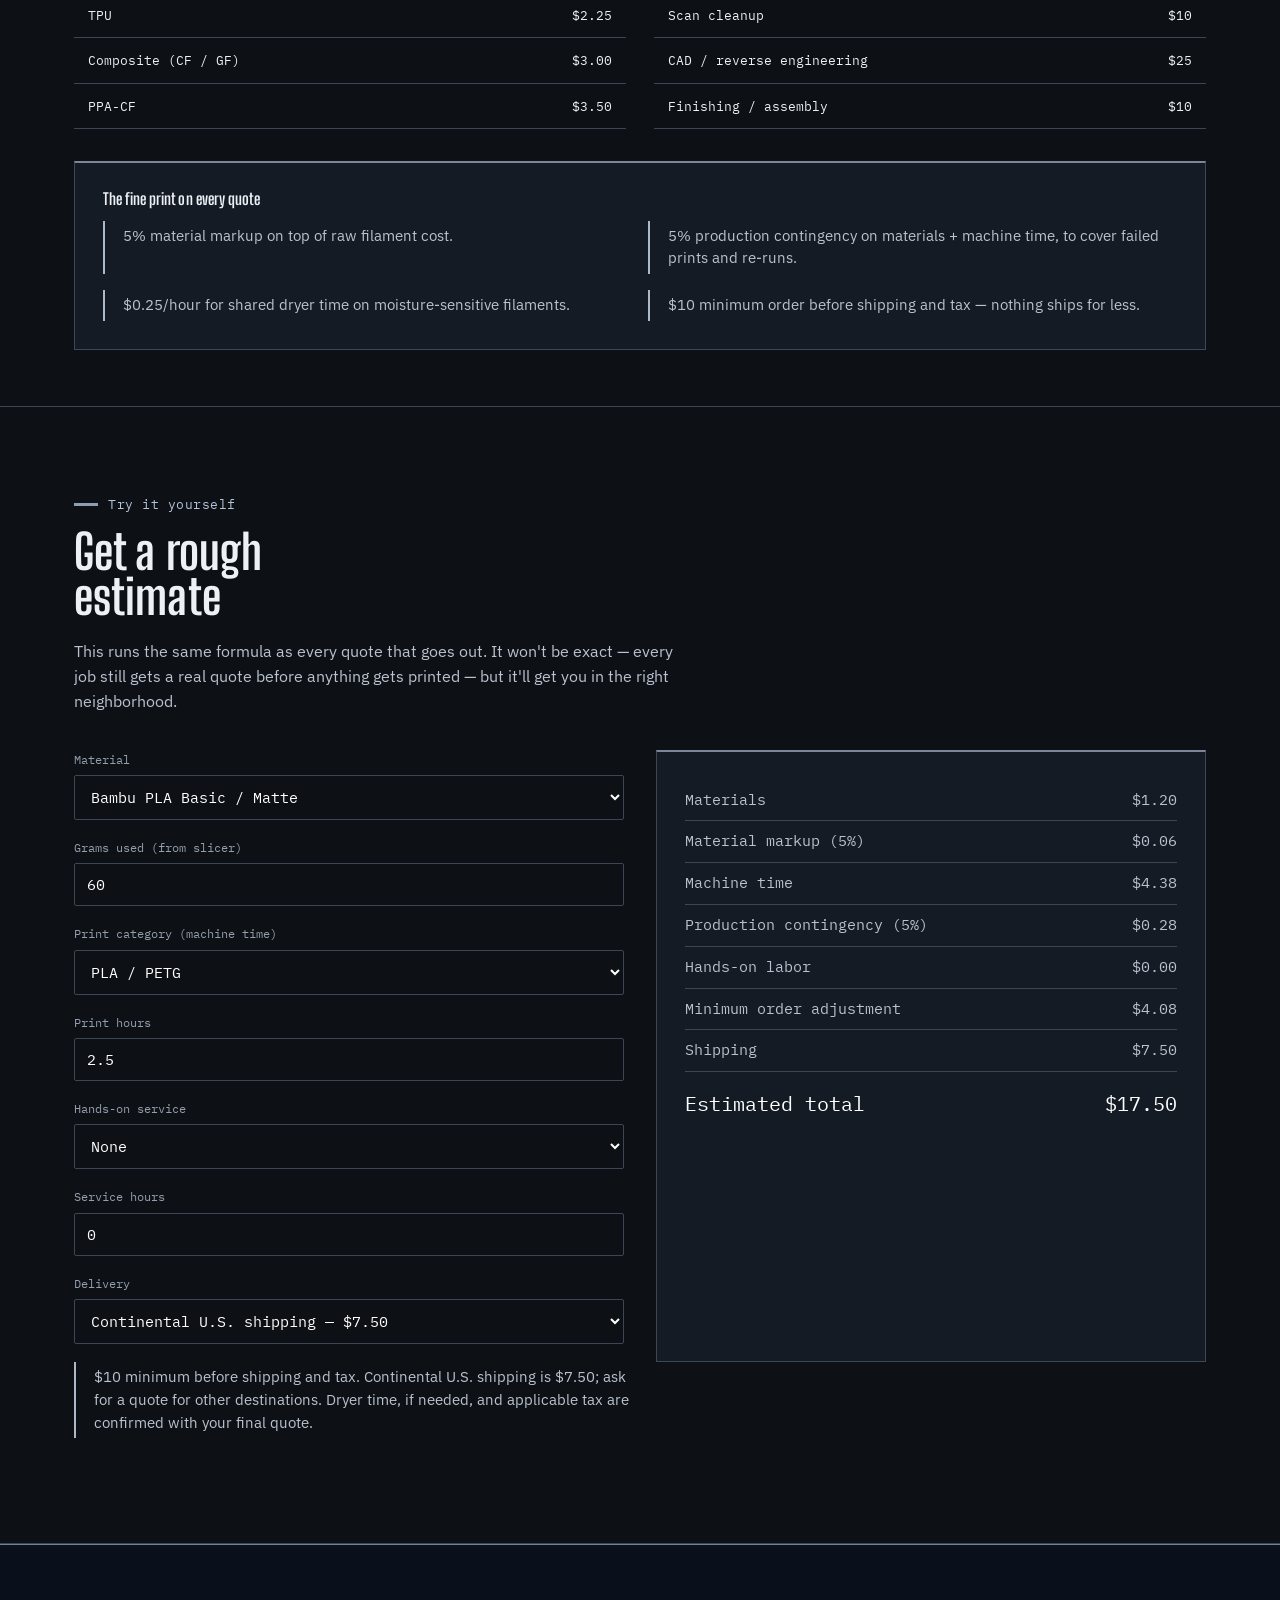
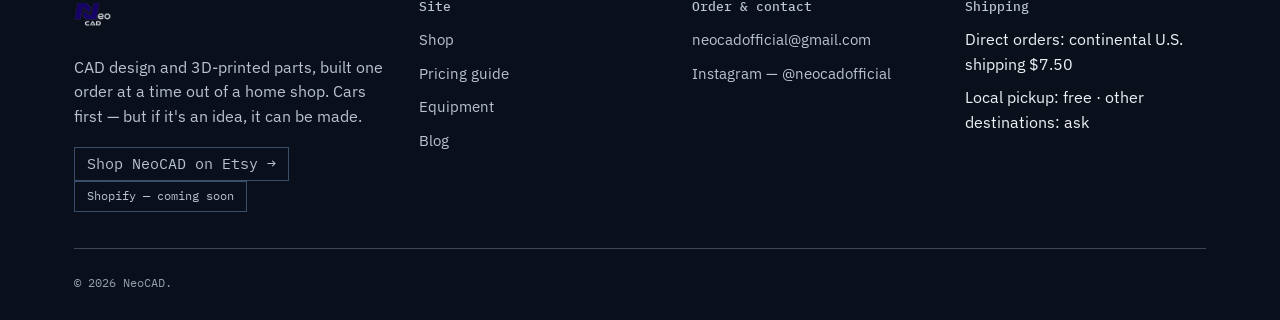
<file: pricing.html>
<!DOCTYPE html>
<html lang="en">
<head>
<meta charset="UTF-8">
<meta name="viewport" content="width=device-width, initial-scale=1.0">
<title>Pricing Guide | NeoCAD</title>
<meta name="description" content="How NeoCAD prices 3D printing and CAD work: material cost, machine time, labor, and a live estimator you can try yourself.">
<link rel="icon" type="image/png" href="assets/img/favicon.png">
<link rel="preconnect" href="https://fonts.googleapis.com">
<link rel="preconnect" href="https://fonts.gstatic.com" crossorigin>
<link href="https://fonts.googleapis.com/css2?family=Big+Shoulders+Display:wght@700;800;900&family=IBM+Plex+Mono:wght@400;500;600&family=IBM+Plex+Sans:wght@400;500;600;700&display=swap" rel="stylesheet">
<link rel="stylesheet" href="assets/css/style.css">
<link rel="stylesheet" href="assets/css/commerce.css?v=20260922">
<link rel="stylesheet" href="assets/css/navy-silver.css?v=20261022">
</head>
<body>
<a class="skip-link" href="#main">Skip to content</a>

<header class="site-nav">
  <div class="container">
    <a href="index.html" class="nav-logo"><img src="assets/img/logo-nav-dark.png" alt=""><strong class="nav-wordmark">NeoCAD</strong></a>
    <nav>
      <ul class="nav-links">
        <li><a href="index.html">Home</a></li>
        <li><a href="shop.html">Shop</a></li>
        <li><a href="pricing.html" class="is-active">Pricing</a></li>
        <li><a href="equipment.html">Equipment</a></li>
        <li><a href="blog.html">Blog</a></li>
      </ul>
    </nav>
    <div class="nav-right">
      <button class="icon-btn" data-search-open aria-label="Search the site">
        <svg width="18" height="18" viewBox="0 0 24 24" fill="none" stroke="currentColor" stroke-width="2"><circle cx="11" cy="11" r="7"/><line x1="21" y1="21" x2="16.65" y2="16.65"/></svg>
      </button>
      <button class="nav-burger" aria-label="Menu" aria-expanded="false">
        <svg width="18" height="18" viewBox="0 0 24 24" fill="none" stroke="currentColor" stroke-width="2"><line x1="3" y1="6" x2="21" y2="6"/><line x1="3" y1="12" x2="21" y2="12"/><line x1="3" y1="18" x2="21" y2="18"/></svg>
      </button>
    </div>
  </div>
</header>

<main id="main">
  <section class="page-head">
    <div class="container">
      <p class="eyebrow">Pricing guide</p>
      <h1 style="max-width:18ch;">How a quote actually gets built</h1>
      <p class="lede" style="font-size:1.05rem;">Every job is priced the same way: material cost, plus machine time, plus any hands-on labor, plus a small markup and contingency. No flat "per part" guessing. Here's the actual rate card, and a tool at the bottom to try it yourself.</p>
    </div>
  </section>

  <section class="section tight" id="materials">
    <div class="container">
      <h2 style="font-size:1.6rem;">Materials on hand</h2>
      <p style="margin-bottom:24px;">Priced per gram, using the spool cost divided by net filament weight and rounded up to the next whole cent. Whatever a job uses gets billed at these rates, plus a 5% material markup.</p>
      <table class="rate-table">
        <thead>
          <tr><th>Material</th><th>Category</th><th class="num">Spool</th><th class="num">$ / gram</th></tr>
        </thead>
        <tbody>
          <tr><td>Bambu PLA Basic / Matte</td><td>PLA / PETG</td><td class="num">$19.99 / 1000g</td><td class="num">$0.02</td></tr>
          <tr><td>Bambu PETG / PETG HF</td><td>PLA / PETG</td><td class="num">$17.99–19.99 / 1000g</td><td class="num">$0.02</td></tr>
          <tr><td>Overture ASA</td><td>ABS / ASA</td><td class="num">$19.99 / 1000g</td><td class="num">$0.02</td></tr>
          <tr><td>Bambu ABS</td><td>ABS / ASA</td><td class="num">$19.99 / 1000g</td><td class="num">$0.02</td></tr>
          <tr><td>SUNLU TPU 95A</td><td>TPU</td><td class="num">$30.99 / 1000g</td><td class="num">$0.04</td></tr>
          <tr><td>Elegoo TPU 72D</td><td>TPU</td><td class="num">$26.99 / 1000g</td><td class="num">$0.03</td></tr>
          <tr><td>Tinmorry TPU 95A</td><td>TPU</td><td class="num">$22.98 / 1000g</td><td class="num">$0.03</td></tr>
          <tr><td>Polymaker PET-CF17</td><td>Composite</td><td class="num">$24.99 / 500g</td><td class="num">$0.05</td></tr>
          <tr><td>iSANMATE ASA-GF</td><td>Composite</td><td class="num">$29.99 / 1000g</td><td class="num">$0.03</td></tr>
          <tr><td>Siraya Tech PPA-CF</td><td>High-temp</td><td class="num">$59.49 / 1000g</td><td class="num">$0.06</td></tr>
        </tbody>
      </table>
      <p class="note" style="margin-top:16px;">Material pricing updated <time datetime="2026-09-14">September 14, 2026</time>. Ask for a quote on materials not listed here.</p>
    </div>
  </section>

  <section class="section tight">
    <div class="container">
      <div class="grid-2">
        <div>
          <h2 style="font-size:1.6rem;">Machine time</h2>
          <p style="margin-bottom:20px;">Billed on total printer-hours for the job, not per unit. These rates already account for machine wear, power, and occupying a printer for the run.</p>
          <table class="rate-table">
            <thead><tr><th>Category</th><th class="num">$ / hour</th></tr></thead>
            <tbody>
              <tr><td>PLA / PETG</td><td class="num">$1.75</td></tr>
              <tr><td>ABS / ASA</td><td class="num">$2.50</td></tr>
              <tr><td>TPU</td><td class="num">$2.25</td></tr>
              <tr><td>Composite (CF / GF)</td><td class="num">$3.00</td></tr>
              <tr><td>PPA-CF</td><td class="num">$3.50</td></tr>
            </tbody>
          </table>
        </div>
        <div>
          <h2 style="font-size:1.6rem;">Hands-on labor</h2>
          <p style="margin-bottom:20px;">Only charged when the job actually needs it — most simple reprints don't touch scanning or CAD time at all.</p>
          <table class="rate-table">
            <thead><tr><th>Service</th><th class="num">$ / hour</th></tr></thead>
            <tbody>
              <tr><td>Setup / slicing</td><td class="num">$5</td></tr>
              <tr><td>3D scanning</td><td class="num">$25</td></tr>
              <tr><td>Scan cleanup</td><td class="num">$10</td></tr>
              <tr><td>CAD / reverse engineering</td><td class="num">$25</td></tr>
              <tr><td>Finishing / assembly</td><td class="num">$10</td></tr>
            </tbody>
          </table>
        </div>
      </div>

      <div class="panel" style="margin-top:32px;">
        <h3 style="font-size:1rem; margin-bottom:14px;">The fine print on every quote</h3>
        <div class="grid-2" style="gap:16px;">
          <p class="note" style="margin:0;">5% material markup on top of raw filament cost.</p>
          <p class="note" style="margin:0;">5% production contingency on materials + machine time, to cover failed prints and re-runs.</p>
          <p class="note" style="margin:0;">$0.25/hour for shared dryer time on moisture-sensitive filaments.</p>
          <p class="note" style="margin:0;">$10 minimum order before shipping and tax — nothing ships for less.</p>
        </div>
      </div>
    </div>
  </section>

  <section class="section" id="estimator">
    <div class="container">
      <p class="eyebrow">Try it yourself</p>
      <h2 style="max-width:16ch;">Get a rough estimate</h2>
      <p style="margin-bottom:36px;">This runs the same formula as every quote that goes out. It won't be exact — every job still gets a real quote before anything gets printed — but it'll get you in the right neighborhood.</p>

      <form id="quote-estimator" class="estimator">
        <div>
          <div class="estimator-field">
            <label for="quote-material">Material</label>
            <select id="quote-material"></select>
          </div>
          <div class="estimator-field">
            <label for="quote-grams">Grams used (from slicer)</label>
            <input type="number" id="quote-grams" value="60" min="0" step="1">
          </div>
          <div class="estimator-field">
            <label for="quote-machine">Print category (machine time)</label>
            <select id="quote-machine"></select>
          </div>
          <div class="estimator-field">
            <label for="quote-hours">Print hours</label>
            <input type="number" id="quote-hours" value="2.5" min="0" step="0.1">
          </div>
          <div class="estimator-field">
            <label for="quote-service">Hands-on service</label>
            <select id="quote-service"></select>
          </div>
          <div class="estimator-field">
            <label for="quote-service-hours">Service hours</label>
            <input type="number" id="quote-service-hours" value="0" min="0" step="0.1">
          </div>
          <div class="estimator-field">
            <label for="quote-shipping">Delivery</label>
            <select id="quote-shipping"><option value="0">Local pickup — free</option><option value="7.50" selected>Continental U.S. shipping — $7.50</option></select>
          </div>
        </div>

        <div class="panel estimator-out">
          <div class="line"><span>Materials</span><span id="quote-out-materials" class="mono">$0.00</span></div>
          <div class="line"><span>Material markup (5%)</span><span id="quote-out-markup" class="mono">$0.00</span></div>
          <div class="line"><span>Machine time</span><span id="quote-out-machine" class="mono">$0.00</span></div>
          <div class="line"><span>Production contingency (5%)</span><span id="quote-out-contingency" class="mono">$0.00</span></div>
          <div class="line"><span>Hands-on labor</span><span id="quote-out-labor" class="mono">$0.00</span></div>
          <div class="line"><span>Minimum order adjustment</span><span id="quote-out-minimum" class="mono">$0.00</span></div>
          <div class="line"><span>Shipping</span><span id="quote-out-shipping" class="mono">$0.00</span></div>
          <div class="line total"><span>Estimated total</span><span id="quote-out-total" class="mono">$0.00</span></div>
        </div>
      </form>
      <p class="note">$10 minimum before shipping and tax. Continental U.S. shipping is $7.50; ask for a quote for other destinations. Dryer time, if needed, and applicable tax are confirmed with your final quote.</p>
    </div>
  </section>
</main>

<footer class="site-footer">
  <div class="container">
    <div class="footer-top">
      <div>
        <img src="assets/img/logo-nav-dark.png" alt="NeoCAD" class="footer-logo">
        <p>CAD design and 3D-printed parts, built one order at a time out of a home shop. Cars first — but if it's an idea, it can be made.</p>
        <a class="badge-soon" href="https://www.etsy.com/shop/NeoCAD">Shop NeoCAD on Etsy &rarr;</a>
        <span class="badge-soon">Shopify — coming soon</span>
      </div>
      <div>
        <h4>Site</h4>
        <ul>
          <li><a href="shop.html">Shop</a></li>
          <li><a href="pricing.html">Pricing guide</a></li>
          <li><a href="equipment.html">Equipment</a></li>
          <li><a href="blog.html">Blog</a></li>
        </ul>
      </div>
      <div>
        <h4>Order &amp; contact</h4>
        <ul>
          <li><a href="mailto:neocadofficial@gmail.com">neocadofficial@gmail.com</a></li>
          <li><a href="https://www.instagram.com/neocadofficial/">Instagram — @neocadofficial</a></li>
        </ul>
      </div>
      <div>
        <h4>Shipping</h4>
        <ul>
          <li>Direct orders: continental U.S. shipping $7.50</li>
          <li>Local pickup: free · other destinations: ask</li>
        </ul>
      </div>
    </div>
    <div class="footer-bottom">
      <span>&copy; 2026 NeoCAD.</span>
    </div>
  </div>
</footer>

<div class="search-overlay" id="search-overlay">
  <div class="search-panel">
    <div class="search-input-row">
      <svg width="20" height="20" viewBox="0 0 24 24" fill="none" stroke="currentColor" stroke-width="2"><circle cx="11" cy="11" r="7"/><line x1="21" y1="21" x2="16.65" y2="16.65"/></svg>
      <input id="search-input" type="text" placeholder="Search products, pricing, equipment..." autocomplete="off">
      <button class="search-close">Esc</button>
    </div>
    <div class="search-results" id="search-results"></div>
  </div>
</div>

<script src="assets/js/main.js"></script>
<script src="assets/js/neocad-estimator.js"></script>
</body>
</html>
</file>
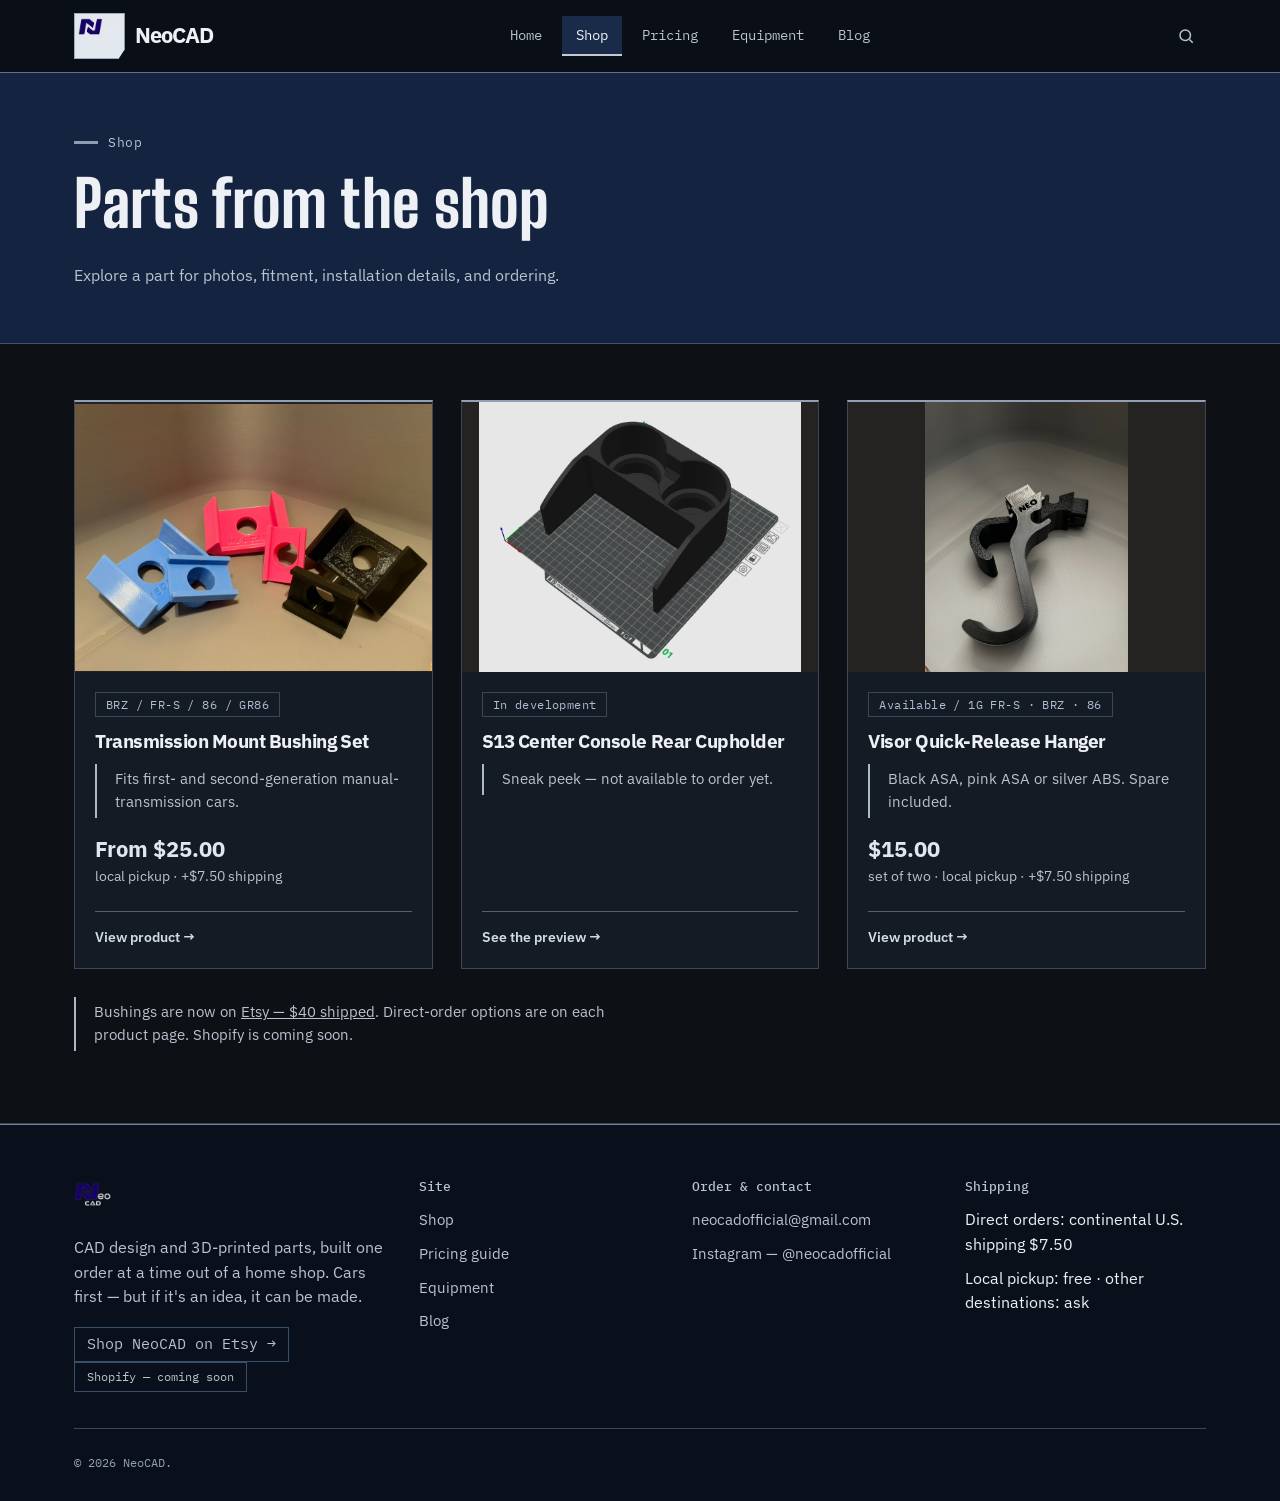
<file: shop.html>
<!DOCTYPE html>
<html lang="en">
<head>
<meta charset="UTF-8">
<meta name="viewport" content="width=device-width, initial-scale=1.0">
<title>Shop | NeoCAD</title>
<meta name="description" content="Shop NeoCAD automotive parts and explore upcoming designs. Open a product for photos, fitment, pricing, and ordering details.">
<link rel="icon" type="image/png" href="assets/img/favicon.png">
<link rel="preconnect" href="https://fonts.googleapis.com">
<link rel="preconnect" href="https://fonts.gstatic.com" crossorigin>
<link href="https://fonts.googleapis.com/css2?family=Big+Shoulders+Display:wght@700;800;900&family=IBM+Plex+Mono:wght@400;500;600&family=IBM+Plex+Sans:wght@400;500;600;700&display=swap" rel="stylesheet">
<link rel="stylesheet" href="assets/css/style.css">
<link rel="stylesheet" href="assets/css/commerce.css?v=20260922">
<link rel="stylesheet" href="assets/css/navy-silver.css?v=20261022">
</head>
<body>
<a class="skip-link" href="#main">Skip to content</a>

<header class="site-nav">
  <div class="container">
    <a href="index.html" class="nav-logo"><img src="assets/img/logo-nav-dark.png" alt=""><strong class="nav-wordmark">NeoCAD</strong></a>
    <nav>
      <ul class="nav-links">
        <li><a href="index.html">Home</a></li>
        <li><a href="shop.html" class="is-active">Shop</a></li>
        <li><a href="pricing.html">Pricing</a></li>
        <li><a href="equipment.html">Equipment</a></li>
        <li><a href="blog.html">Blog</a></li>
      </ul>
    </nav>
    <div class="nav-right">
      <button class="icon-btn" data-search-open aria-label="Search the site">
        <svg width="18" height="18" viewBox="0 0 24 24" fill="none" stroke="currentColor" stroke-width="2"><circle cx="11" cy="11" r="7"/><line x1="21" y1="21" x2="16.65" y2="16.65"/></svg>
      </button>
      <button class="nav-burger" aria-label="Menu" aria-expanded="false">
        <svg width="18" height="18" viewBox="0 0 24 24" fill="none" stroke="currentColor" stroke-width="2"><line x1="3" y1="6" x2="21" y2="6"/><line x1="3" y1="12" x2="21" y2="12"/><line x1="3" y1="18" x2="21" y2="18"/></svg>
      </button>
    </div>
  </div>
</header>

<main id="main">
  <section class="page-head">
    <div class="container">
      <p class="eyebrow">Shop</p>
      <h1>Parts from the shop</h1>
      <p class="lede">Explore a part for photos, fitment, installation details, and ordering.</p>
    </div>
  </section>
  <section class="section tight">
    <div class="container">
      <div class="shop-grid">
        <a class="shop-product-card" href="transmission-mount-bushing.html">
          <img src="assets/img/bushing-color-options.jpg" alt="Black, pink, and blue transmission mount bushing options" width="1350" height="1075">
          <div class="shop-card-copy">
            <span class="tag">BRZ / FR-S / 86 / GR86</span>
            <h2>Transmission Mount Bushing Set</h2>
            <p class="note">Fits first- and second-generation manual-transmission cars.</p>
            <p class="shop-card-price">From $25.00<span>local pickup · +$7.50 shipping</span></p>
            <span class="shop-card-action">View product &rarr;</span>
          </div>
        </a>
        <a class="shop-product-card" href="blog.html#s13-cupholder">
          <img src="assets/img/s13_cupholder_slicer.png" alt="S13 rear cupholder design in Bambu Studio" width="910" height="762" loading="lazy">
          <div class="shop-card-copy">
            <span class="tag">In development</span>
            <h2>S13 Center Console Rear Cupholder</h2>
            <p class="note">Sneak peek — not available to order yet.</p>
            <span class="shop-card-action">See the preview &rarr;</span>
          </div>
        </a>
        <a class="shop-product-card" href="visor-wheel-hanger.html">
          <img src="assets/img/hanger-black-set.jpg" alt="Black and pink ASA visor quick-release steering wheel hangers" width="768" height="1024" loading="lazy">
          <div class="shop-card-copy">
            <span class="tag">Available / 1G FR-S · BRZ · 86</span>
            <h2>Visor Quick-Release Hanger</h2>
            <p class="note">Black ASA, pink ASA or silver ABS. Spare included.</p>
            <p class="shop-card-price">$15.00<span>set of two · local pickup · +$7.50 shipping</span></p><span class="shop-card-action">View product &rarr;</span>
          </div>
        </a>
      </div>
      <p class="note" style="margin-top:28px;">Bushings are now on <a href="https://www.etsy.com/listing/4582096034/transmission-insert-bushing-set-for">Etsy — $40 shipped</a>. Direct-order options are on each product page. Shopify is coming soon.</p>
    </div>
  </section>
</main>

<footer class="site-footer">
  <div class="container">
    <div class="footer-top">
      <div>
        <img src="assets/img/logo-nav-dark.png" alt="NeoCAD" class="footer-logo">
        <p>CAD design and 3D-printed parts, built one order at a time out of a home shop. Cars first — but if it's an idea, it can be made.</p>
        <a class="badge-soon" href="https://www.etsy.com/shop/NeoCAD">Shop NeoCAD on Etsy &rarr;</a>
        <span class="badge-soon">Shopify — coming soon</span>
      </div>
      <div>
        <h4>Site</h4>
        <ul>
          <li><a href="shop.html">Shop</a></li>
          <li><a href="pricing.html">Pricing guide</a></li>
          <li><a href="equipment.html">Equipment</a></li>
          <li><a href="blog.html">Blog</a></li>
        </ul>
      </div>
      <div>
        <h4>Order &amp; contact</h4>
        <ul>
          <li><a href="mailto:neocadofficial@gmail.com">neocadofficial@gmail.com</a></li>
          <li><a href="https://www.instagram.com/neocadofficial/">Instagram — @neocadofficial</a></li>
        </ul>
      </div>
      <div>
        <h4>Shipping</h4>
        <ul>
          <li>Direct orders: continental U.S. shipping $7.50</li>
          <li>Local pickup: free · other destinations: ask</li>
        </ul>
      </div>
    </div>
    <div class="footer-bottom">
      <span>&copy; 2026 NeoCAD.</span>
    </div>
  </div>
</footer>

<div class="search-overlay" id="search-overlay">
  <div class="search-panel">
    <div class="search-input-row">
      <svg width="20" height="20" viewBox="0 0 24 24" fill="none" stroke="currentColor" stroke-width="2"><circle cx="11" cy="11" r="7"/><line x1="21" y1="21" x2="16.65" y2="16.65"/></svg>
      <input id="search-input" type="text" placeholder="Search products, pricing, equipment..." autocomplete="off">
      <button class="search-close">Esc</button>
    </div>
    <div class="search-results" id="search-results"></div>
  </div>
</div>

<script src="assets/js/main.js"></script>
</body>
</html>
</file>
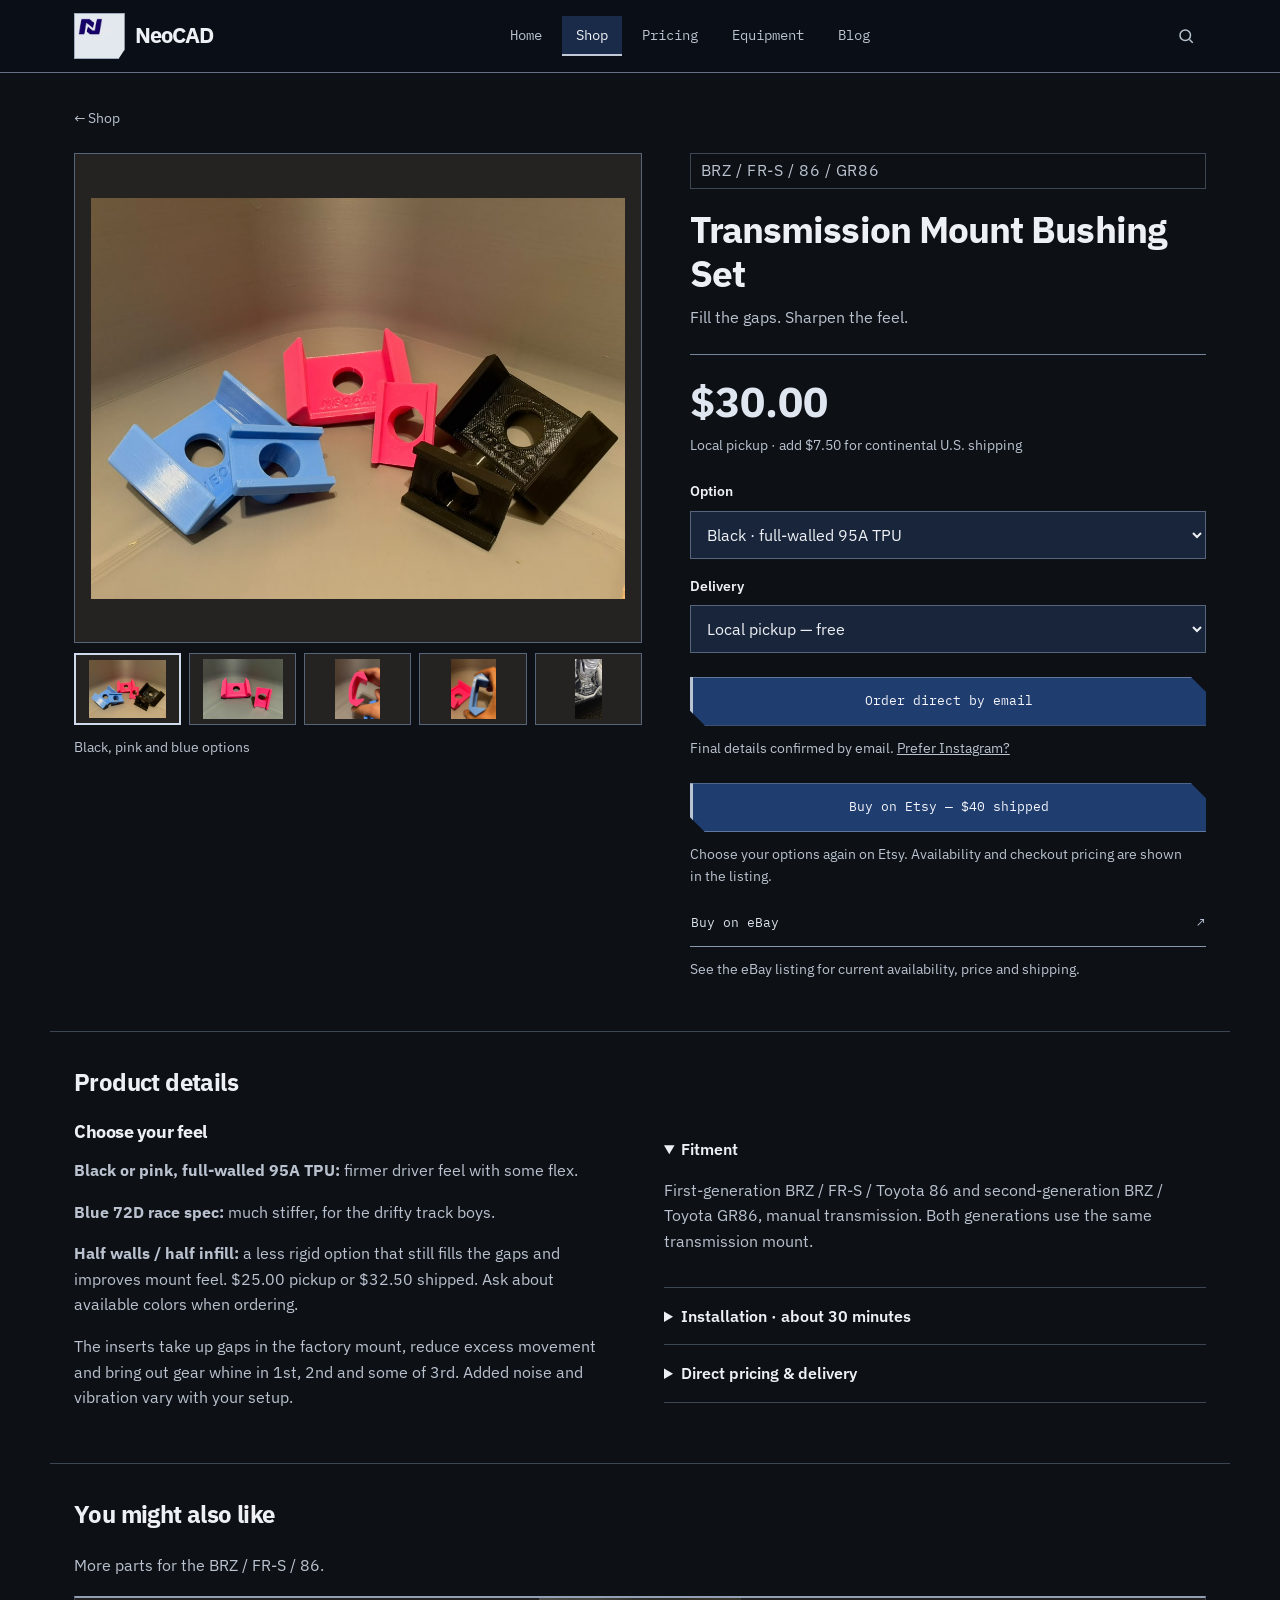
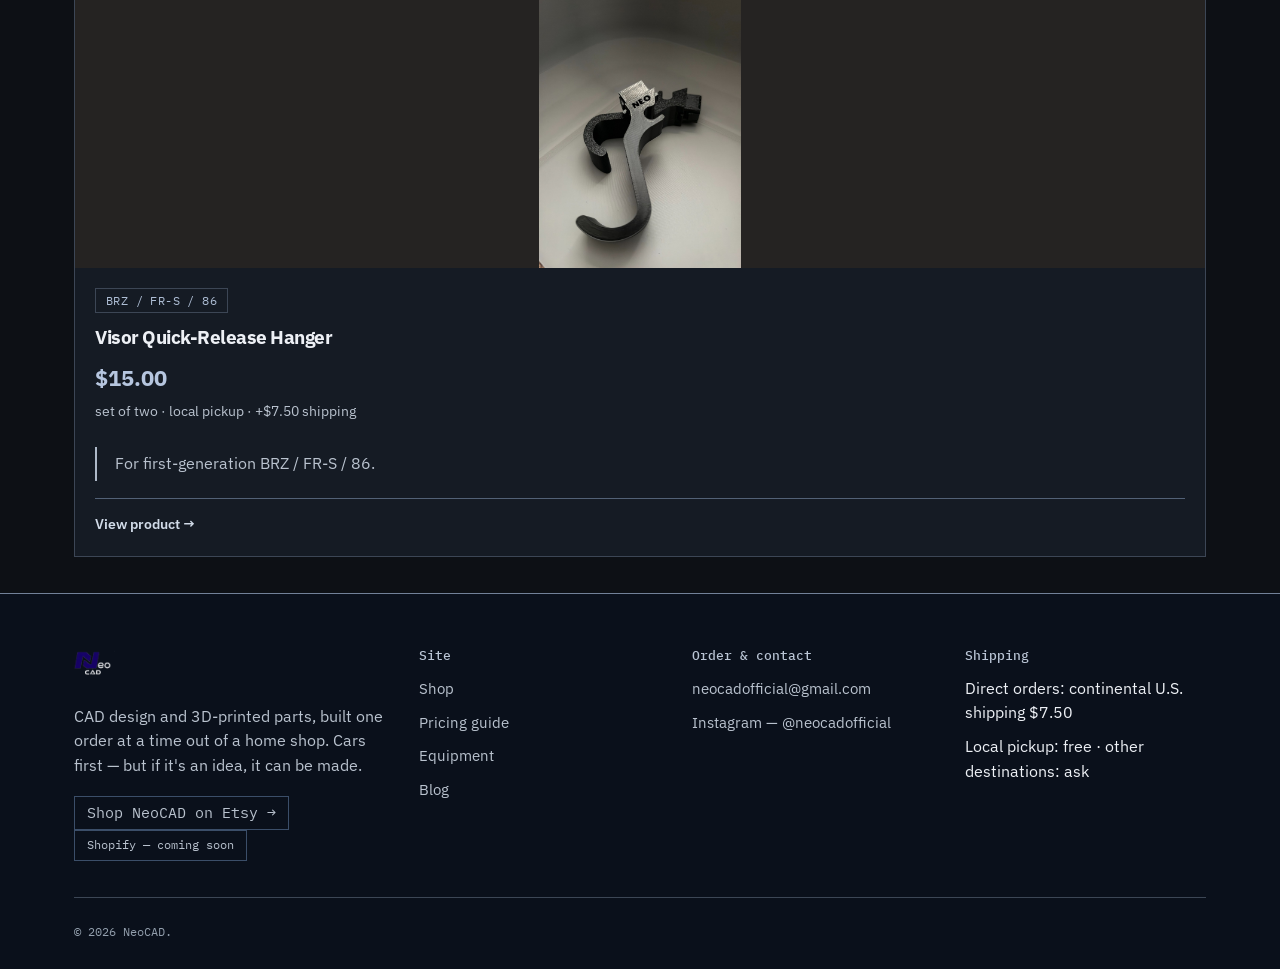
<file: transmission-mount-bushing.html>
<!DOCTYPE html>
<html lang="en">
<head>
<meta charset="UTF-8">
<meta name="viewport" content="width=device-width, initial-scale=1.0">
<title>Transmission Mount Bushing Set — BRZ / FR-S / 86 | NeoCAD Shop</title>
<meta name="description" content="A 3D-printed TPU 95A transmission mount bushing set for first- and second-generation Subaru BRZ, Scion FR-S, Toyota 86, and Toyota GR86 that cuts driveline slop using the factory mount and hardware.">
<link rel="icon" type="image/png" href="assets/img/favicon.png">
<link rel="preconnect" href="https://fonts.googleapis.com">
<link rel="preconnect" href="https://fonts.gstatic.com" crossorigin>
<link href="https://fonts.googleapis.com/css2?family=Big+Shoulders+Display:wght@700;800;900&family=IBM+Plex+Mono:wght@400;500;600&family=IBM+Plex+Sans:wght@400;500;600;700&display=swap" rel="stylesheet">
<link rel="stylesheet" href="assets/css/style.css">

<link rel="stylesheet" href="assets/css/commerce.css?v=20260922">
<link rel="stylesheet" href="assets/css/navy-silver.css?v=20261022">
</head>
<body>
<a class="skip-link" href="#main">Skip to content</a>

<header class="site-nav">
  <div class="container">
    <a href="index.html" class="nav-logo"><img src="assets/img/logo-nav-dark.png" alt=""><strong class="nav-wordmark">NeoCAD</strong></a>
    <nav>
      <ul class="nav-links">
        <li><a href="index.html">Home</a></li>
        <li><a href="shop.html" class="is-active">Shop</a></li>
        <li><a href="pricing.html">Pricing</a></li>
        <li><a href="equipment.html">Equipment</a></li>
        <li><a href="blog.html">Blog</a></li>
      </ul>
    </nav>
    <div class="nav-right">
      <button class="icon-btn" data-search-open aria-label="Search the site">
        <svg width="18" height="18" viewBox="0 0 24 24" fill="none" stroke="currentColor" stroke-width="2"><circle cx="11" cy="11" r="7"/><line x1="21" y1="21" x2="16.65" y2="16.65"/></svg>
      </button>
      <button class="nav-burger" aria-label="Menu" aria-expanded="false">
        <svg width="18" height="18" viewBox="0 0 24 24" fill="none" stroke="currentColor" stroke-width="2"><line x1="3" y1="6" x2="21" y2="6"/><line x1="3" y1="12" x2="21" y2="12"/><line x1="3" y1="18" x2="21" y2="18"/></svg>
      </button>
    </div>
  </div>
</header>

<main id="main" class="nc-product"><section class="container nc-product-top"><a href="shop.html" class="nc-back">&larr; Shop</a><div class="nc-product-grid"><div class="nc-summary"><p class="tag">BRZ / FR-S / 86 / GR86</p><h1>Transmission Mount Bushing Set</h1><p class="nc-intro">Fill the gaps. Sharpen the feel.</p><div class="nc-buy" data-nc-buy data-product="Transmission Mount Bushing Set"><p class="nc-price" data-nc-price aria-live="polite">$30.00</p><p class="nc-price-note" data-nc-delivery>Local pickup · add $7.50 for continental U.S. shipping</p><label for="nc-variant">Option</label><select id="nc-variant" data-nc-variant><option value="30">Black · full-walled 95A TPU</option><option value="30">Pink · full-walled 95A TPU</option><option value="30">Blue · 72D race spec</option><option value="25">Half walls / half infill</option></select><label for="nc-delivery">Delivery</label><select id="nc-delivery" data-nc-shipping><option value="0">Local pickup — free</option><option value="7.50">Continental U.S. shipping — $7.50</option></select><a class="btn btn-primary" data-nc-order href="mailto:neocadofficial@gmail.com?subject=Transmission%20Mount%20Bushing%20Set">Order direct by email</a><p class="nc-note">Final details confirmed by email. <a href="https://www.instagram.com/neocadofficial/">Prefer Instagram?</a></p><a class="btn btn-primary" href="https://www.etsy.com/listing/4582096034/transmission-insert-bushing-set-for">Buy on Etsy — $40 shipped</a><p class="nc-note">Choose your options again on Etsy. Availability and checkout pricing are shown in the listing.</p><a class="btn btn-outline marketplace-link" href="https://www.ebay.com/itm/336795415751">Buy on eBay</a><p class="nc-note">See the eBay listing for current availability, price and shipping.</p></div></div><div class="nc-gallery" data-nc-gallery><div class="nc-photo"><img data-nc-main src="assets/img/bushing-color-options.jpg" alt="Black, pink and blue options"></div><div class="nc-thumbs"><button type="button" data-nc-photo="assets/img/bushing-color-options.jpg" data-nc-alt="Black, pink and blue options" aria-label="View Black, pink and blue options" aria-pressed="true"><img src="assets/img/bushing-color-options.jpg" alt="" loading="lazy"></button><button type="button" data-nc-photo="assets/img/bushing-pink-set.jpg" data-nc-alt="Pink 95A TPU set" aria-label="View Pink 95A TPU set" aria-pressed="false"><img src="assets/img/bushing-pink-set.jpg" alt="" loading="lazy"></button><button type="button" data-nc-photo="assets/img/bushing-pink-flex.jpg" data-nc-alt="Pink 95A flexibility" aria-label="View Pink 95A flexibility" aria-pressed="false"><img src="assets/img/bushing-pink-flex.jpg" alt="" loading="lazy"></button><button type="button" data-nc-photo="assets/img/bushing-blue-race.jpg" data-nc-alt="Blue 72D race spec" aria-label="View Blue 72D race spec" aria-pressed="false"><img src="assets/img/bushing-blue-race.jpg" alt="" loading="lazy"></button><button type="button" data-nc-photo="assets/img/product-installed.jpg" data-nc-alt="Installed bushing set" aria-label="View Installed bushing set" aria-pressed="false"><img src="assets/img/product-installed.jpg" alt="" loading="lazy"></button></div><p class="nc-caption" data-nc-caption>Black, pink and blue options</p></div></div></section><section class="nc-details container"><h2>Product details</h2><div class="nc-details-grid"><div><h3>Choose your feel</h3><p><strong>Black or pink, full-walled 95A TPU:</strong> firmer driver feel with some flex.</p><p><strong>Blue 72D race spec:</strong> much stiffer, for the drifty track boys.</p><p><strong>Half walls / half infill:</strong> a less rigid option that still fills the gaps and improves mount feel. $25.00 pickup or $32.50 shipped. Ask about available colors when ordering.</p><p>The inserts take up gaps in the factory mount, reduce excess movement and bring out gear whine in 1st, 2nd and some of 3rd. Added noise and vibration vary with your setup.</p></div><div><details open><summary>Fitment</summary><p>First-generation BRZ / FR-S / Toyota 86 and second-generation BRZ / Toyota GR86, manual transmission. Both generations use the same transmission mount.</p></details><details><summary>Installation · about 30 minutes</summary><p>With the vehicle safely supported, drop the front pipe, support the transmission with a jack, and remove the mount. Fit the inserts, then reinstall the mount and front pipe using the factory procedure and torque specifications. Factory hardware is reused.</p></details><details><summary>Direct pricing &amp; delivery</summary><p>Full-walled 95A and blue 72D race spec: $30.00 pickup / $37.50 shipped. Half walls / half infill: $25.00 pickup / $32.50 shipped.</p><p>Continental U.S. shipping adds $7.50. For other destinations, request a quote. Printed to order; current lead time is 3–5 business days.</p></details></div></div></section><section class="nc-related container"><h2>You might also like</h2><p>More parts for the BRZ / FR-S / 86.</p><div class="shop-grid"><a href="visor-wheel-hanger.html" class="shop-product-card"><img src="assets/img/hanger-black-set.jpg" alt="Visor Quick-Release Hanger" loading="lazy"><div class="shop-card-copy"><span class="tag">BRZ / FR-S / 86</span><h3>Visor Quick-Release Hanger</h3><p class="shop-card-price">$15.00<span>set of two · local pickup · +$7.50 shipping</span></p><p class="note">For first-generation BRZ / FR-S / 86.</p><span class="shop-card-action">View product &rarr;</span></div></a></div></section></main>

<footer class="site-footer">
  <div class="container">
    <div class="footer-top">
      <div>
        <img src="assets/img/logo-nav-dark.png" alt="NeoCAD" class="footer-logo">
        <p>CAD design and 3D-printed parts, built one order at a time out of a home shop. Cars first — but if it's an idea, it can be made.</p>
        <a class="badge-soon" href="https://www.etsy.com/shop/NeoCAD">Shop NeoCAD on Etsy &rarr;</a>
        <span class="badge-soon">Shopify — coming soon</span>
      </div>
      <div>
        <h4>Site</h4>
        <ul>
          <li><a href="shop.html">Shop</a></li>
          <li><a href="pricing.html">Pricing guide</a></li>
          <li><a href="equipment.html">Equipment</a></li>
          <li><a href="blog.html">Blog</a></li>
        </ul>
      </div>
      <div>
        <h4>Order &amp; contact</h4>
        <ul>
          <li><a href="mailto:neocadofficial@gmail.com">neocadofficial@gmail.com</a></li>
          <li><a href="https://www.instagram.com/neocadofficial/">Instagram — @neocadofficial</a></li>
        </ul>
      </div>
      <div>
        <h4>Shipping</h4>
        <ul>
          <li>Direct orders: continental U.S. shipping $7.50</li>
          <li>Local pickup: free · other destinations: ask</li>
        </ul>
      </div>
    </div>
    <div class="footer-bottom">
      <span>&copy; 2026 NeoCAD.</span>
    </div>
  </div>
</footer>

<div class="search-overlay" id="search-overlay">
  <div class="search-panel">
    <div class="search-input-row">
      <svg width="20" height="20" viewBox="0 0 24 24" fill="none" stroke="currentColor" stroke-width="2"><circle cx="11" cy="11" r="7"/><line x1="21" y1="21" x2="16.65" y2="16.65"/></svg>
      <input id="search-input" type="text" placeholder="Search products, pricing, equipment..." autocomplete="off">
      <button class="search-close">Esc</button>
    </div>
    <div class="search-results" id="search-results"></div>
  </div>
</div>

<script src="assets/js/main.js"></script>
<script src="assets/js/product-pages.js"></script>
</body>
</html>
</file>
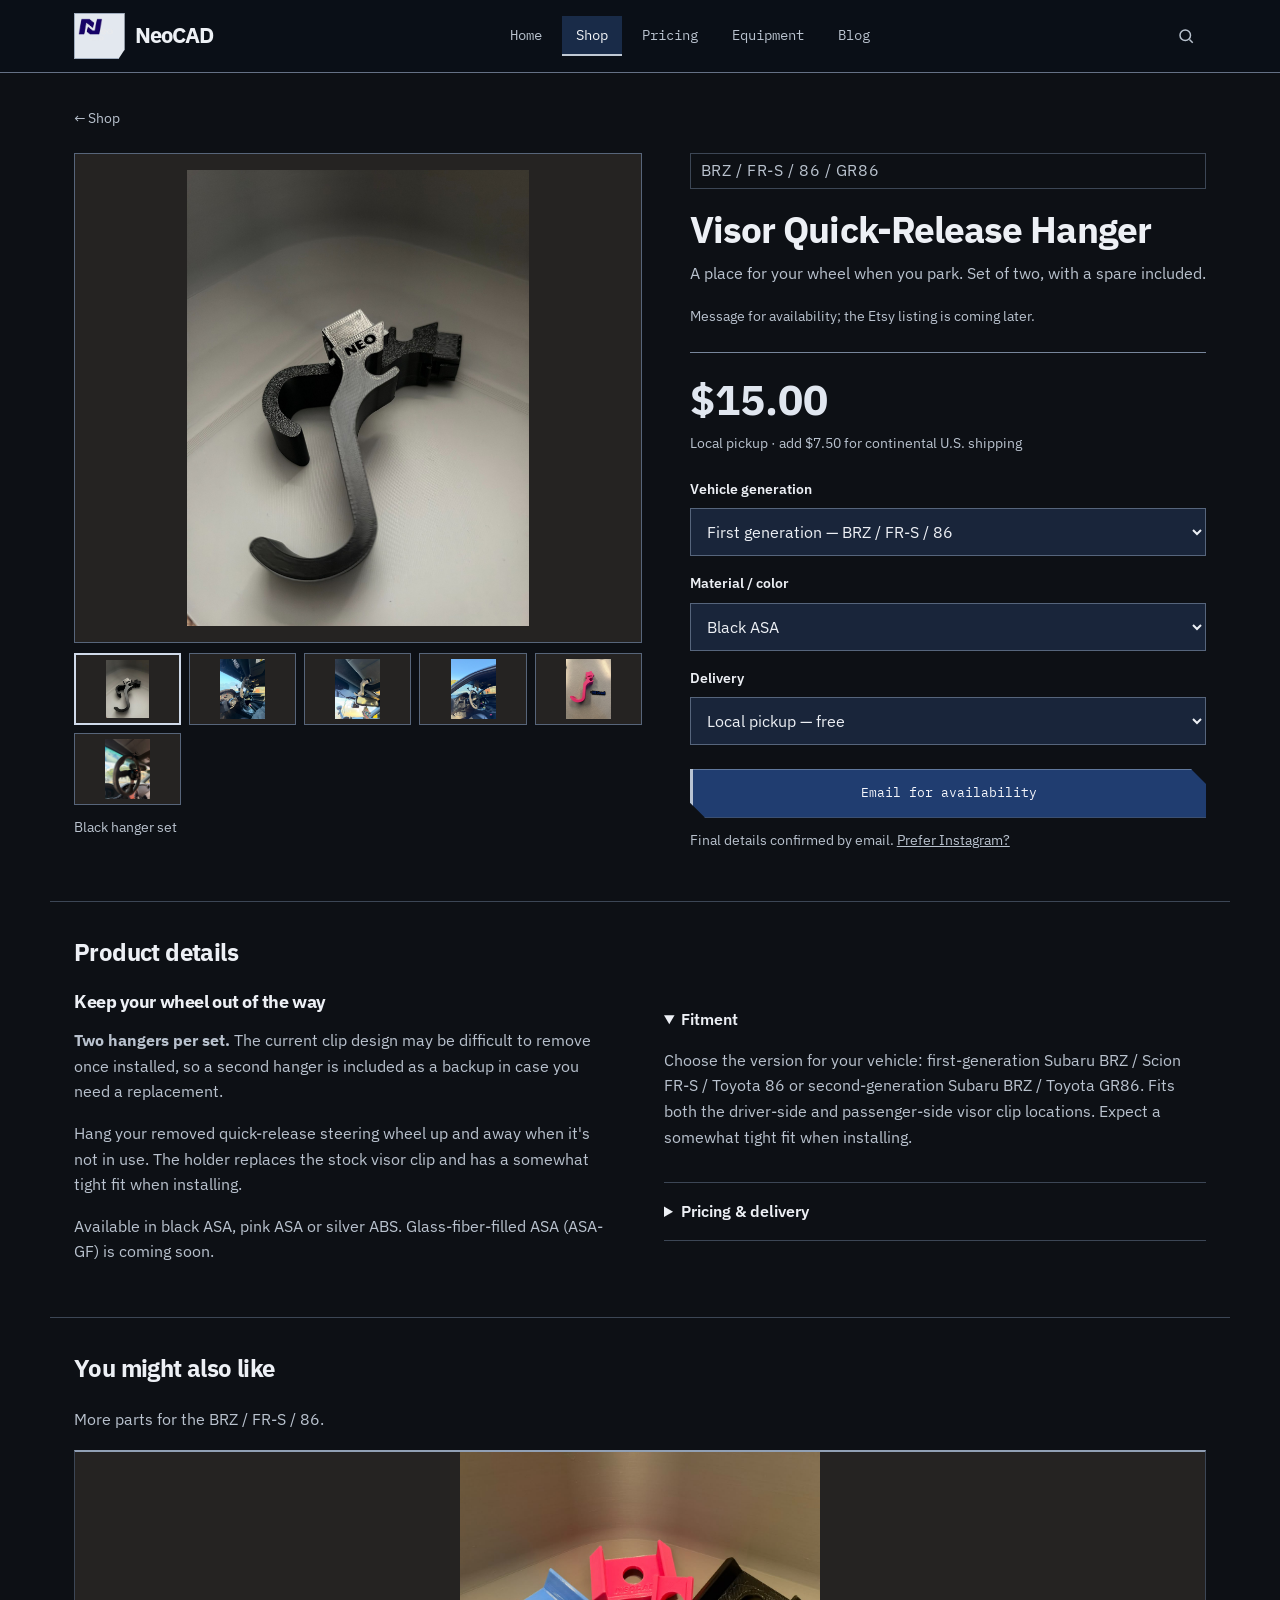
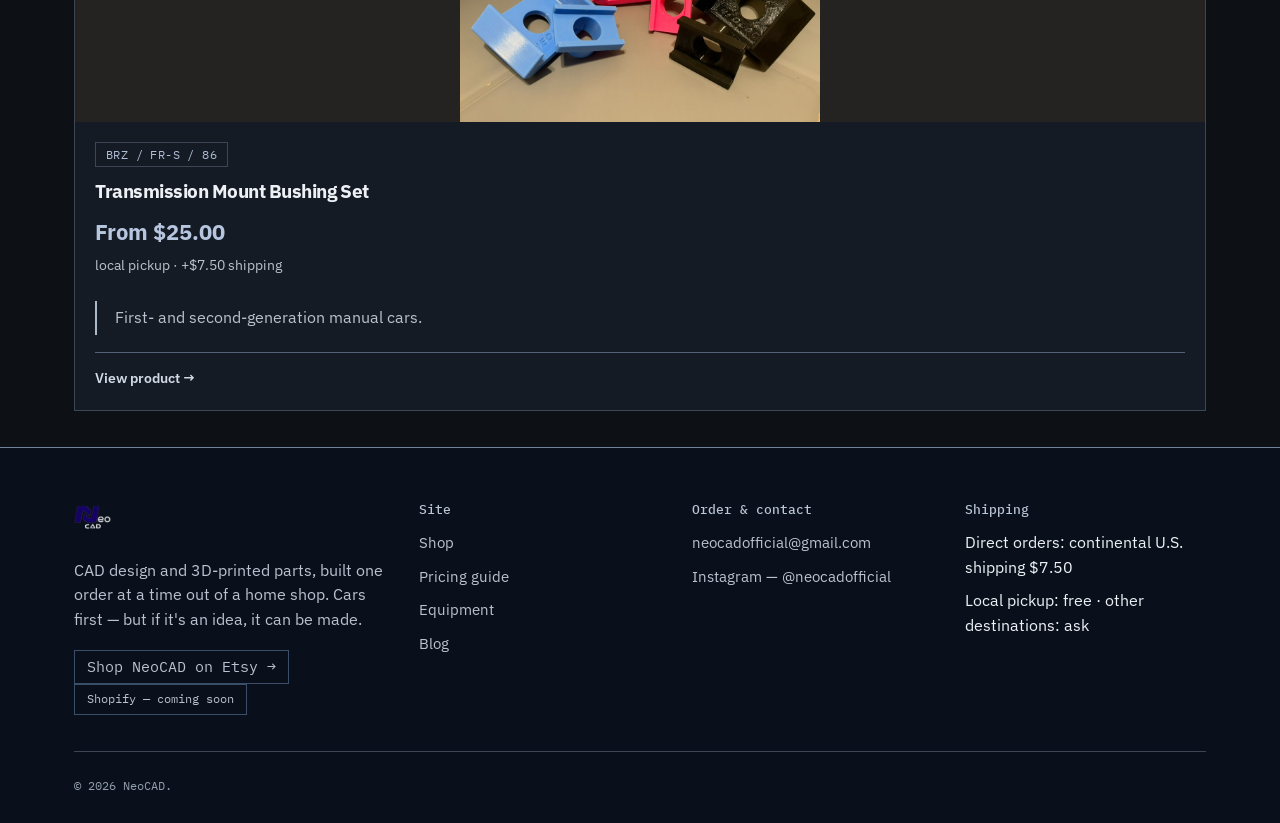
<file: visor-wheel-hanger.html>
<!DOCTYPE html>
<html lang="en">
<head>
<meta charset="UTF-8">
<meta name="viewport" content="width=device-width, initial-scale=1.0">
<title>Visor Quick-Release Steering Wheel Hanger | NeoCAD</title>
<meta name="description" content="Visor quick-release steering wheel hangers for first-generation BRZ, FR-S and 86 and second-generation BRZ / GR86. Set of two: $15 pickup or $22.50 shipped. Black ASA, pink ASA or silver ABS. Fits driver and passenger visor clips.">
<link rel="icon" type="image/png" href="assets/img/favicon.png">
<link rel="preconnect" href="https://fonts.googleapis.com">
<link rel="preconnect" href="https://fonts.gstatic.com" crossorigin>
<link href="https://fonts.googleapis.com/css2?family=Big+Shoulders+Display:wght@700;800;900&family=IBM+Plex+Mono:wght@400;500;600&family=IBM+Plex+Sans:wght@400;500;600;700&display=swap" rel="stylesheet">
<link rel="stylesheet" href="assets/css/style.css">

<link rel="stylesheet" href="assets/css/commerce.css?v=20260922">
<link rel="stylesheet" href="assets/css/navy-silver.css?v=20261022">
</head>
<body>
<a class="skip-link" href="#main">Skip to content</a>

<header class="site-nav">
  <div class="container">
    <a href="index.html" class="nav-logo"><img src="assets/img/logo-nav-dark.png" alt=""><strong class="nav-wordmark">NeoCAD</strong></a>
    <nav>
      <ul class="nav-links">
        <li><a href="index.html">Home</a></li>
        <li><a href="shop.html" class="is-active">Shop</a></li>
        <li><a href="pricing.html">Pricing</a></li>
        <li><a href="equipment.html">Equipment</a></li>
        <li><a href="blog.html">Blog</a></li>
      </ul>
    </nav>
    <div class="nav-right">
      <button class="icon-btn" data-search-open aria-label="Search the site">
        <svg width="18" height="18" viewBox="0 0 24 24" fill="none" stroke="currentColor" stroke-width="2"><circle cx="11" cy="11" r="7"/><line x1="21" y1="21" x2="16.65" y2="16.65"/></svg>
      </button>
      <button class="nav-burger" aria-label="Menu" aria-expanded="false">
        <svg width="18" height="18" viewBox="0 0 24 24" fill="none" stroke="currentColor" stroke-width="2"><line x1="3" y1="6" x2="21" y2="6"/><line x1="3" y1="12" x2="21" y2="12"/><line x1="3" y1="18" x2="21" y2="18"/></svg>
      </button>
    </div>
  </div>
</header>

<main id="main" class="nc-product"><section class="container nc-product-top"><a href="shop.html" class="nc-back">&larr; Shop</a><div class="nc-product-grid"><div class="nc-summary"><p class="tag">BRZ / FR-S / 86 / GR86</p><h1>Visor Quick-Release Hanger</h1><p class="nc-intro">A place for your wheel when you park. Set of two, with a spare included.</p><p class="nc-note">Message for availability; the Etsy listing is coming later.</p><div class="nc-buy" data-nc-buy data-product="Visor Quick-Release Hanger — set of two"><p class="nc-price" data-nc-price aria-live="polite">$15.00</p><p class="nc-price-note" data-nc-delivery>Local pickup · add $7.50 for continental U.S. shipping</p><label for="nc-generation">Vehicle generation</label><select id="nc-generation" data-nc-generation><option value="first">First generation — BRZ / FR-S / 86</option><option value="second">Second generation — BRZ / GR86</option></select><label for="nc-variant">Material / color</label><select id="nc-variant" data-nc-variant><option value="15">Black ASA</option><option value="15">Pink ASA</option><option value="15">Silver ABS</option></select><label for="nc-delivery">Delivery</label><select id="nc-delivery" data-nc-shipping><option value="0">Local pickup — free</option><option value="7.50">Continental U.S. shipping — $7.50</option></select><a class="btn btn-primary" data-nc-order href="mailto:neocadofficial@gmail.com?subject=Visor%20Quick-Release%20Hanger">Email for availability</a><p class="nc-note">Final details confirmed by email. <a href="https://www.instagram.com/neocadofficial/">Prefer Instagram?</a></p></div></div><div class="nc-gallery" data-nc-gallery><div class="nc-photo"><img data-nc-main src="assets/img/hanger-black-set.jpg" alt="Black hanger set"></div><div class="nc-thumbs"><button type="button" data-nc-photo="assets/img/hanger-black-set.jpg" data-nc-alt="Black hanger set" aria-label="View Black hanger set" aria-pressed="true"><img src="assets/img/hanger-black-set.jpg" alt="" loading="lazy"></button><button type="button" data-nc-photo="assets/img/hanger-wheel-hanging.jpg" data-nc-alt="Quick-release steering wheel hanging from the visor" aria-label="View Quick-release steering wheel hanging from the visor" aria-pressed="false"><img src="assets/img/hanger-wheel-hanging.jpg" alt="" loading="lazy"></button><button type="button" data-nc-photo="assets/img/hanger-installed-detail.jpg" data-nc-alt="Hanger installed in the visor clip" aria-label="View Hanger installed in the visor clip" aria-pressed="false"><img src="assets/img/hanger-installed-detail.jpg" alt="" loading="lazy"></button><button type="button" data-nc-photo="assets/img/hanger-car-interior.jpg" data-nc-alt="Car interior with steering wheel attached" aria-label="View Car interior with steering wheel attached" aria-pressed="false"><img src="assets/img/hanger-car-interior.jpg" alt="" loading="lazy"></button><button type="button" data-nc-photo="assets/img/hanger-pink.jpg" data-nc-alt="Pink hanger" aria-label="View Pink hanger" aria-pressed="false"><img src="assets/img/hanger-pink.jpg" alt="" loading="lazy"></button><button type="button" data-nc-photo="assets/img/holder-installed-close.jpg" data-nc-alt="Visor clip and holder detail" aria-label="View Visor clip and holder detail" aria-pressed="false"><img src="assets/img/holder-installed-close.jpg" alt="" loading="lazy"></button></div><p class="nc-caption" data-nc-caption>Black hanger set</p></div></div></section><section class="nc-details container"><h2>Product details</h2><div class="nc-details-grid"><div><h3>Keep your wheel out of the way</h3><p><strong>Two hangers per set.</strong> The current clip design may be difficult to remove once installed, so a second hanger is included as a backup in case you need a replacement.</p><p>Hang your removed quick-release steering wheel up and away when it's not in use. The holder replaces the stock visor clip and has a somewhat tight fit when installing.</p><p>Available in black ASA, pink ASA or silver ABS. Glass-fiber-filled ASA (ASA-GF) is coming soon.</p></div><div><details open><summary>Fitment</summary><p>Choose the version for your vehicle: first-generation Subaru BRZ / Scion FR-S / Toyota 86 or second-generation Subaru BRZ / Toyota GR86. Fits both the driver-side and passenger-side visor clip locations. Expect a somewhat tight fit when installing.</p></details><details><summary>Pricing &amp; delivery</summary><p>Each set includes two hangers: $15.00 local pickup or $22.50 shipped within the continental U.S. Shipping adds $7.50; request a quote for other destinations.</p></details></div></div></section><section class="nc-related container"><h2>You might also like</h2><p>More parts for the BRZ / FR-S / 86.</p><div class="shop-grid"><a href="transmission-mount-bushing.html" class="shop-product-card"><img src="assets/img/bushing-color-options.jpg" alt="Transmission Mount Bushing Set" loading="lazy"><div class="shop-card-copy"><span class="tag">BRZ / FR-S / 86</span><h3>Transmission Mount Bushing Set</h3><p class="shop-card-price">From $25.00<span>local pickup · +$7.50 shipping</span></p><p class="note">First- and second-generation manual cars.</p><span class="shop-card-action">View product &rarr;</span></div></a></div></section></main>

<footer class="site-footer">
  <div class="container">
    <div class="footer-top">
      <div>
        <img src="assets/img/logo-nav-dark.png" alt="NeoCAD" class="footer-logo">
        <p>CAD design and 3D-printed parts, built one order at a time out of a home shop. Cars first — but if it's an idea, it can be made.</p>
        <a class="badge-soon" href="https://www.etsy.com/shop/NeoCAD">Shop NeoCAD on Etsy &rarr;</a>
        <span class="badge-soon">Shopify — coming soon</span>
      </div>
      <div>
        <h4>Site</h4>
        <ul>
          <li><a href="shop.html">Shop</a></li>
          <li><a href="pricing.html">Pricing guide</a></li>
          <li><a href="equipment.html">Equipment</a></li>
          <li><a href="blog.html">Blog</a></li>
        </ul>
      </div>
      <div>
        <h4>Order &amp; contact</h4>
        <ul>
          <li><a href="mailto:neocadofficial@gmail.com">neocadofficial@gmail.com</a></li>
          <li><a href="https://www.instagram.com/neocadofficial/">Instagram — @neocadofficial</a></li>
        </ul>
      </div>
      <div>
        <h4>Shipping</h4>
        <ul>
          <li>Direct orders: continental U.S. shipping $7.50</li>
          <li>Local pickup: free · other destinations: ask</li>
        </ul>
      </div>
    </div>
    <div class="footer-bottom">
      <span>&copy; 2026 NeoCAD.</span>
    </div>
  </div>
</footer>

<div class="search-overlay" id="search-overlay">
  <div class="search-panel">
    <div class="search-input-row">
      <svg width="20" height="20" viewBox="0 0 24 24" fill="none" stroke="currentColor" stroke-width="2"><circle cx="11" cy="11" r="7"/><line x1="21" y1="21" x2="16.65" y2="16.65"/></svg>
      <input id="search-input" type="text" placeholder="Search products, pricing, equipment..." autocomplete="off">
      <button class="search-close">Esc</button>
    </div>
    <div class="search-results" id="search-results"></div>
  </div>
</div>

<script src="assets/js/main.js"></script>
<script src="assets/js/product-pages.js"></script>
</body>
</html>
</file>
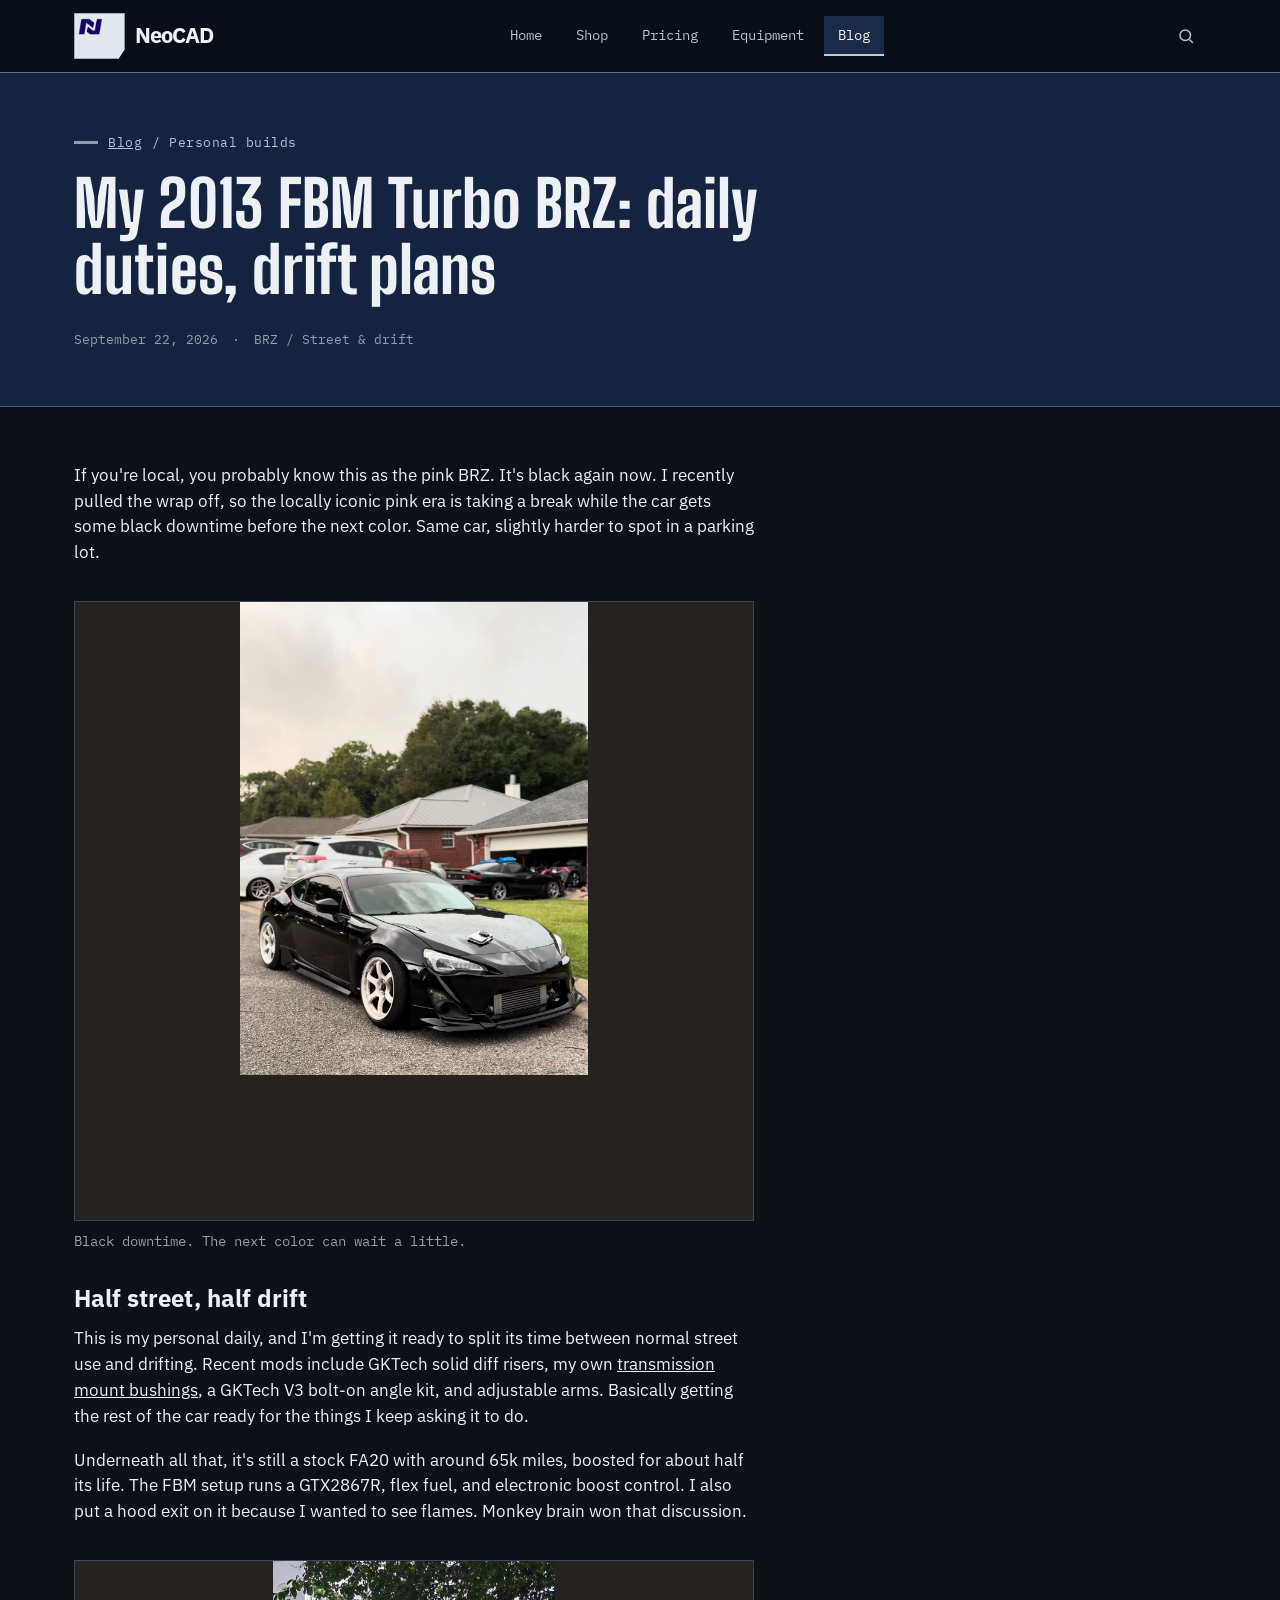
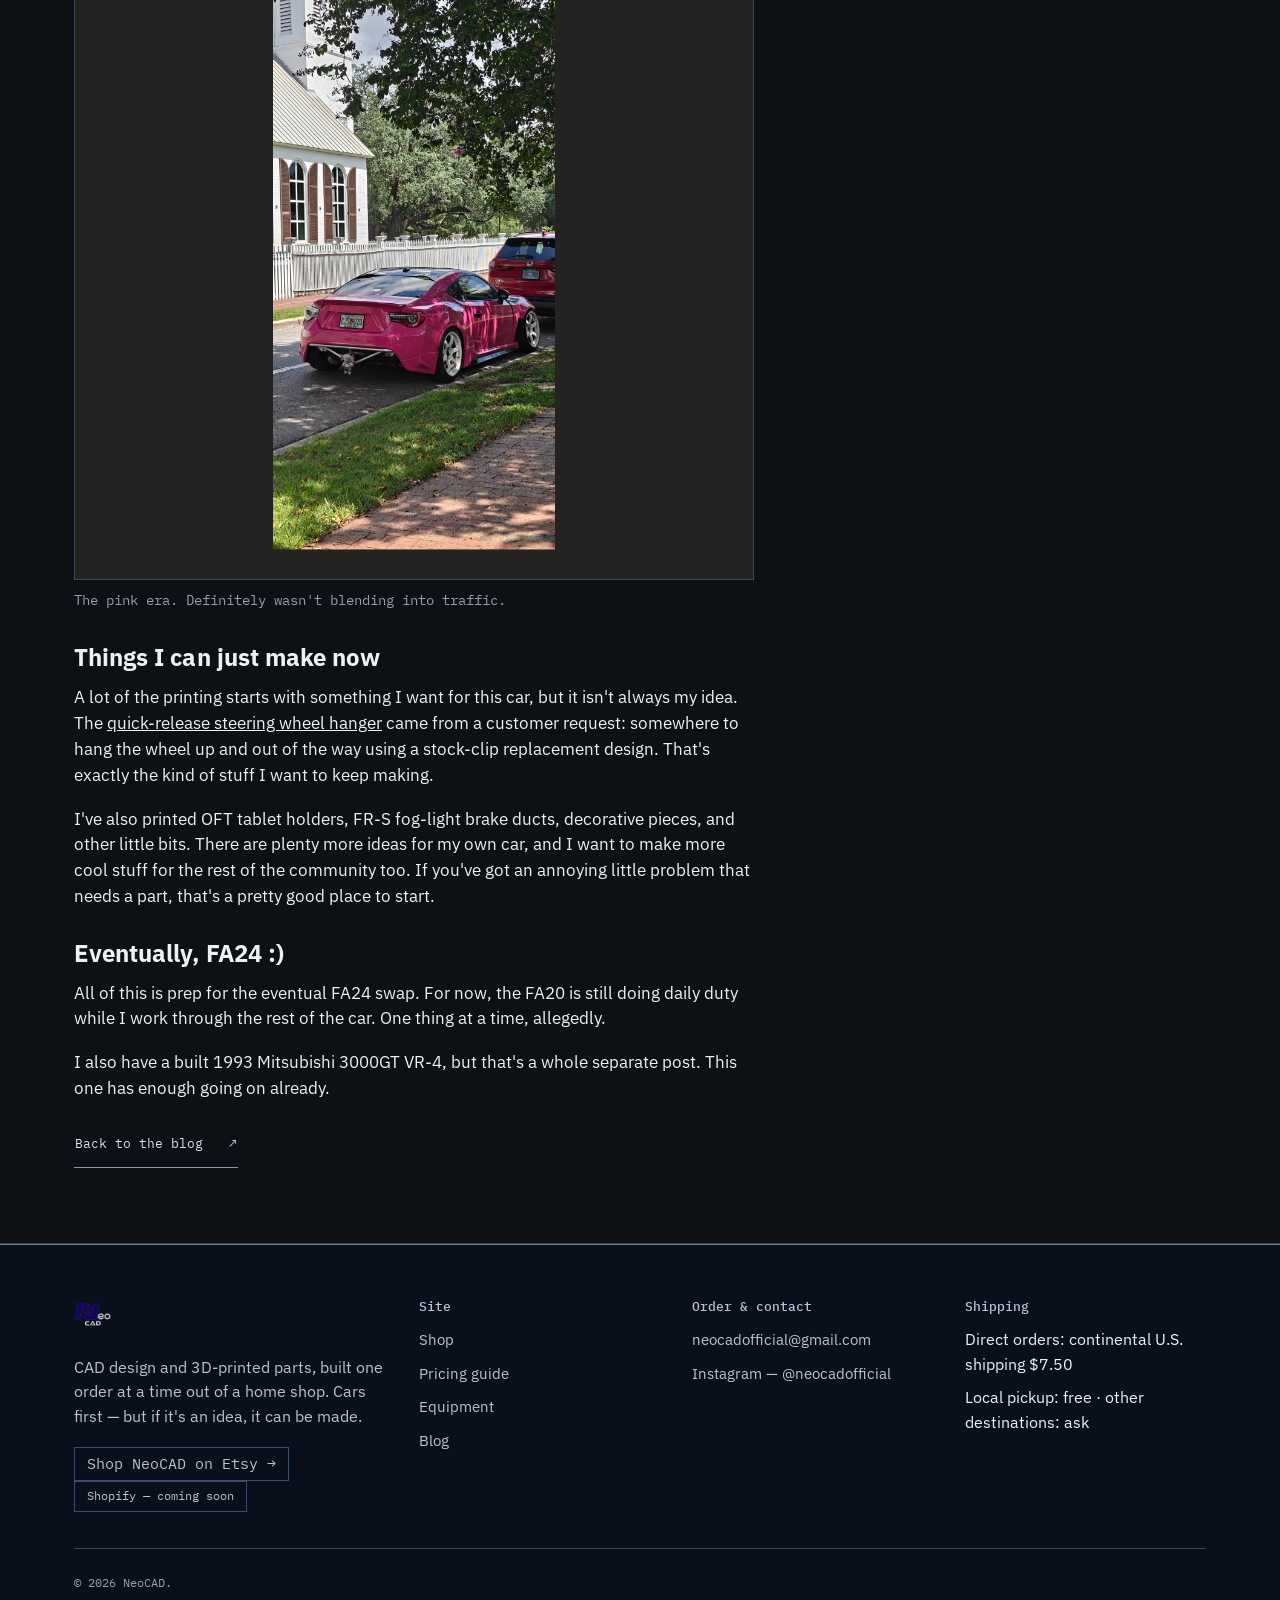
<file: blog/fbm-turbo-brz.html>
<!DOCTYPE html>
<html lang="en">
<head>
<meta charset="UTF-8">
<meta name="viewport" content="width=device-width, initial-scale=1.0">
<title>My 2013 FBM Turbo BRZ: daily duties, drift plans | NeoCAD</title>
<meta name="description" content="My 2013 FBM Turbo BRZ daily: street and drift prep, a stock boosted FA20, the end of the pink era, and plans for more printed parts and an FA24 swap.">
<link rel="icon" type="image/png" href="../assets/img/favicon.png">
<link rel="preconnect" href="https://fonts.googleapis.com">
<link rel="preconnect" href="https://fonts.gstatic.com" crossorigin>
<link href="https://fonts.googleapis.com/css2?family=Big+Shoulders+Display:wght@700;800;900&family=IBM+Plex+Mono:wght@400;500;600&family=IBM+Plex+Sans:wght@400;500;600;700&display=swap" rel="stylesheet">
<link rel="stylesheet" href="../assets/css/style.css">
<link rel="stylesheet" href="../assets/css/commerce.css?v=20260922">
<style>
.brz-post-photo { margin: 28px 0; }
.post-body .brz-post-photo img { display:block; width:100%; height:auto; max-height:620px; object-fit:contain; background:#252322; }
.post-body h2 { font-family:var(--font-sans, sans-serif); font-size:1.5rem; margin:32px 0 16px; }
.brz-post-photo figcaption { margin-top:10px; font-size:.85rem; }
</style>
<link rel="stylesheet" href="../assets/css/navy-silver.css?v=20261022">
</head>
<body>
<a class="skip-link" href="#main">Skip to content</a>

<header class="site-nav">
  <div class="container">
    <a href="../index.html" class="nav-logo"><img src="../assets/img/logo-nav-dark.png" alt=""><strong class="nav-wordmark">NeoCAD</strong></a>
    <nav>
      <ul class="nav-links">
        <li><a href="../index.html">Home</a></li>
        <li><a href="../shop.html">Shop</a></li>
        <li><a href="../pricing.html">Pricing</a></li>
        <li><a href="../equipment.html">Equipment</a></li>
        <li><a href="../blog.html" class="is-active">Blog</a></li>
      </ul>
    </nav>
    <div class="nav-right">
      <button class="icon-btn" data-search-open aria-label="Search the site">
        <svg width="18" height="18" viewBox="0 0 24 24" fill="none" stroke="currentColor" stroke-width="2"><circle cx="11" cy="11" r="7"/><line x1="21" y1="21" x2="16.65" y2="16.65"/></svg>
      </button>
      <button class="nav-burger" aria-label="Menu" aria-expanded="false">
        <svg width="18" height="18" viewBox="0 0 24 24" fill="none" stroke="currentColor" stroke-width="2"><line x1="3" y1="6" x2="21" y2="6"/><line x1="3" y1="12" x2="21" y2="12"/><line x1="3" y1="18" x2="21" y2="18"/></svg>
      </button>
    </div>
  </div>
</header>

<main id="main">
<section class="page-head"><div class="container">
<p class="eyebrow"><a href="../blog.html" style="color:inherit;">Blog</a> / Personal builds</p>
<h1 style="max-width:24ch;">My 2013 FBM Turbo BRZ: daily duties, drift plans</h1>
<div class="post-meta"><time datetime="2026-09-22">September 22, 2026</time><span>·</span><span>BRZ / Street &amp; drift</span></div>
</div></section>
<section class="section tight"><div class="container"><article class="post-body">
<p>If you're local, you probably know this as the pink BRZ. It's black again now. I recently pulled the wrap off, so the locally iconic pink era is taking a break while the car gets some black downtime before the next color. Same car, slightly harder to spot in a parking lot.</p>
<figure class="brz-post-photo"><img src="../assets/img/brz-black-daily.jpg" alt="Black 2013 FBM Turbo BRZ after removing its pink wrap"><figcaption>Black downtime. The next color can wait a little.</figcaption></figure>
<h2>Half street, half drift</h2>
<p>This is my personal daily, and I'm getting it ready to split its time between normal street use and drifting. Recent mods include GKTech solid diff risers, my own <a href="../transmission-mount-bushing.html">transmission mount bushings</a>, a GKTech V3 bolt-on angle kit, and adjustable arms. Basically getting the rest of the car ready for the things I keep asking it to do.</p>
<p>Underneath all that, it's still a stock FA20 with around 65k miles, boosted for about half its life. The FBM setup runs a GTX2867R, flex fuel, and electronic boost control. I also put a hood exit on it because I wanted to see flames. Monkey brain won that discussion.</p>
<figure class="brz-post-photo"><img src="../assets/img/brz-pink-era.jpg" alt="Rear three-quarter view of the BRZ wearing its former pink wrap" loading="lazy"><figcaption>The pink era. Definitely wasn't blending into traffic.</figcaption></figure>
<h2>Things I can just make now</h2>
<p>A lot of the printing starts with something I want for this car, but it isn't always my idea. The <a href="../visor-wheel-hanger.html">quick-release steering wheel hanger</a> came from a customer request: somewhere to hang the wheel up and out of the way using a stock-clip replacement design. That's exactly the kind of stuff I want to keep making.</p>
<p>I've also printed OFT tablet holders, FR-S fog-light brake ducts, decorative pieces, and other little bits. There are plenty more ideas for my own car, and I want to make more cool stuff for the rest of the community too. If you've got an annoying little problem that needs a part, that's a pretty good place to start.</p>
<h2>Eventually, FA24 :)</h2>
<p>All of this is prep for the eventual FA24 swap. For now, the FA20 is still doing daily duty while I work through the rest of the car. One thing at a time, allegedly.</p>
<p>I also have a built 1993 Mitsubishi 3000GT VR-4, but that's a whole separate post. This one has enough going on already.</p>
<p><a href="../blog.html" class="btn btn-outline">Back to the blog</a></p>
</article></div></section></main>

<footer class="site-footer">
  <div class="container">
    <div class="footer-top">
      <div>
        <img src="../assets/img/logo-nav-dark.png" alt="NeoCAD" class="footer-logo">
        <p>CAD design and 3D-printed parts, built one order at a time out of a home shop. Cars first — but if it's an idea, it can be made.</p>
        <a class="badge-soon" href="https://www.etsy.com/shop/NeoCAD">Shop NeoCAD on Etsy &rarr;</a>
        <span class="badge-soon">Shopify — coming soon</span>
      </div>
      <div>
        <h4>Site</h4>
        <ul>
          <li><a href="../shop.html">Shop</a></li>
          <li><a href="../pricing.html">Pricing guide</a></li>
          <li><a href="../equipment.html">Equipment</a></li>
          <li><a href="../blog.html">Blog</a></li>
        </ul>
      </div>
      <div>
        <h4>Order &amp; contact</h4>
        <ul>
          <li><a href="mailto:neocadofficial@gmail.com">neocadofficial@gmail.com</a></li>
          <li><a href="https://www.instagram.com/neocadofficial/">Instagram — @neocadofficial</a></li>
        </ul>
      </div>
      <div>
        <h4>Shipping</h4>
        <ul>
          <li>Direct orders: continental U.S. shipping $7.50</li>
          <li>Local pickup: free · other destinations: ask</li>
        </ul>
      </div>
    </div>
    <div class="footer-bottom">
      <span>&copy; 2026 NeoCAD.</span>
    </div>
  </div>
</footer>

<div class="search-overlay" id="search-overlay">
  <div class="search-panel">
    <div class="search-input-row">
      <svg width="20" height="20" viewBox="0 0 24 24" fill="none" stroke="currentColor" stroke-width="2"><circle cx="11" cy="11" r="7"/><line x1="21" y1="21" x2="16.65" y2="16.65"/></svg>
      <input id="search-input" type="text" placeholder="Search products, pricing, equipment..." autocomplete="off">
      <button class="search-close">Esc</button>
    </div>
    <div class="search-results" id="search-results"></div>
  </div>
</div>

<script src="../assets/js/main.js"></script>
</body>
</html>
</file>
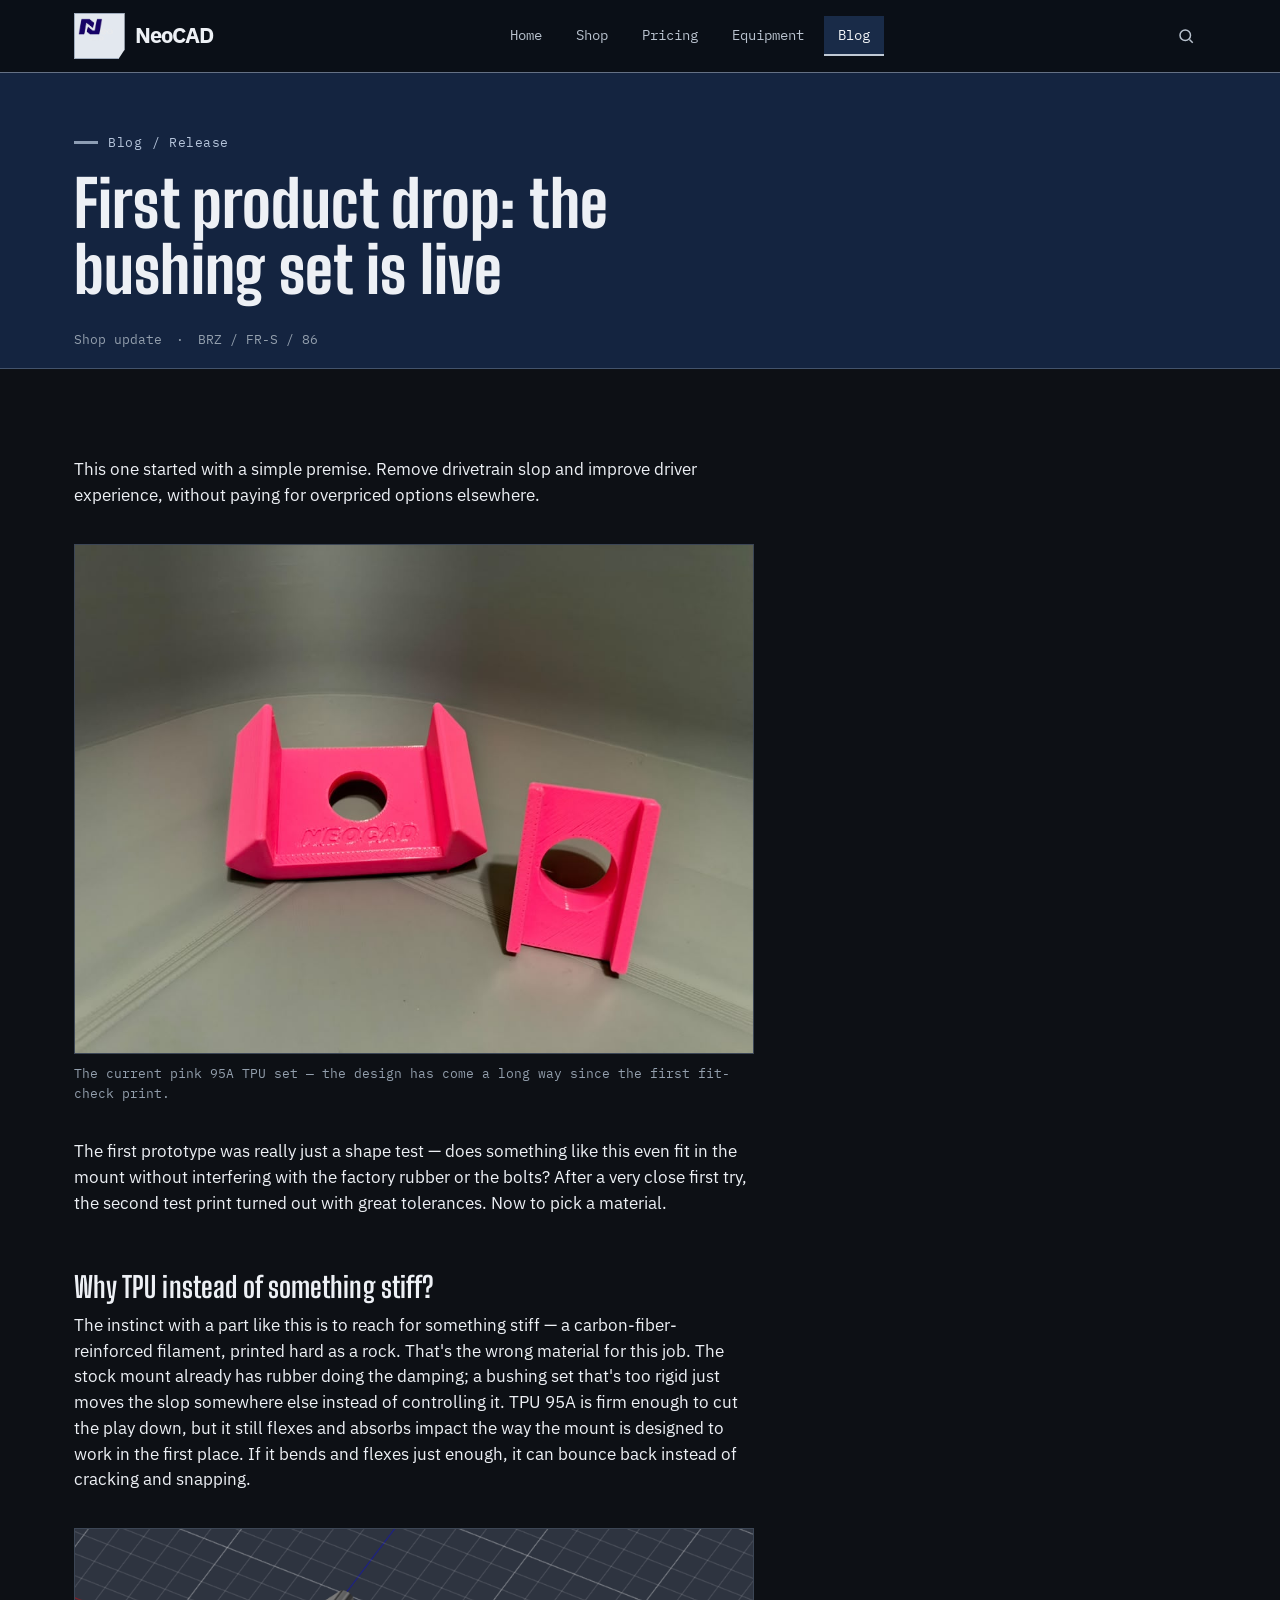
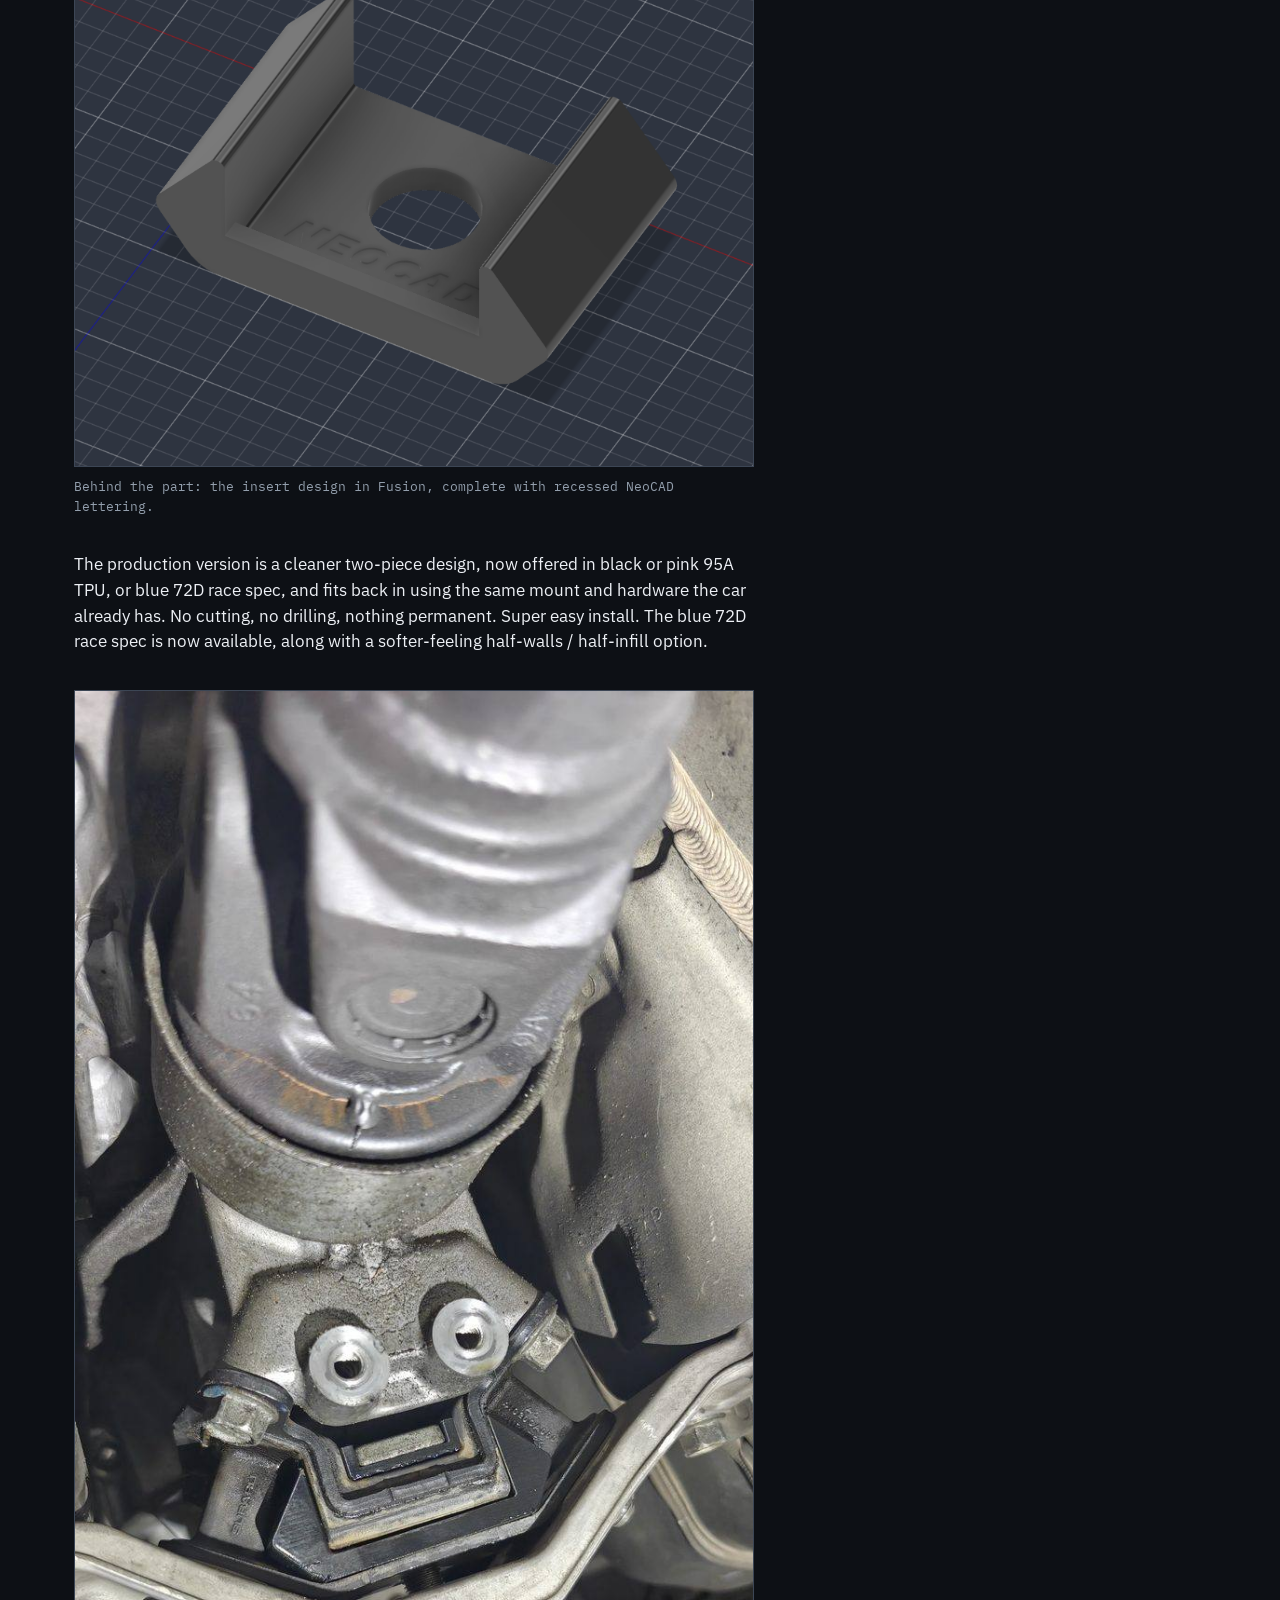
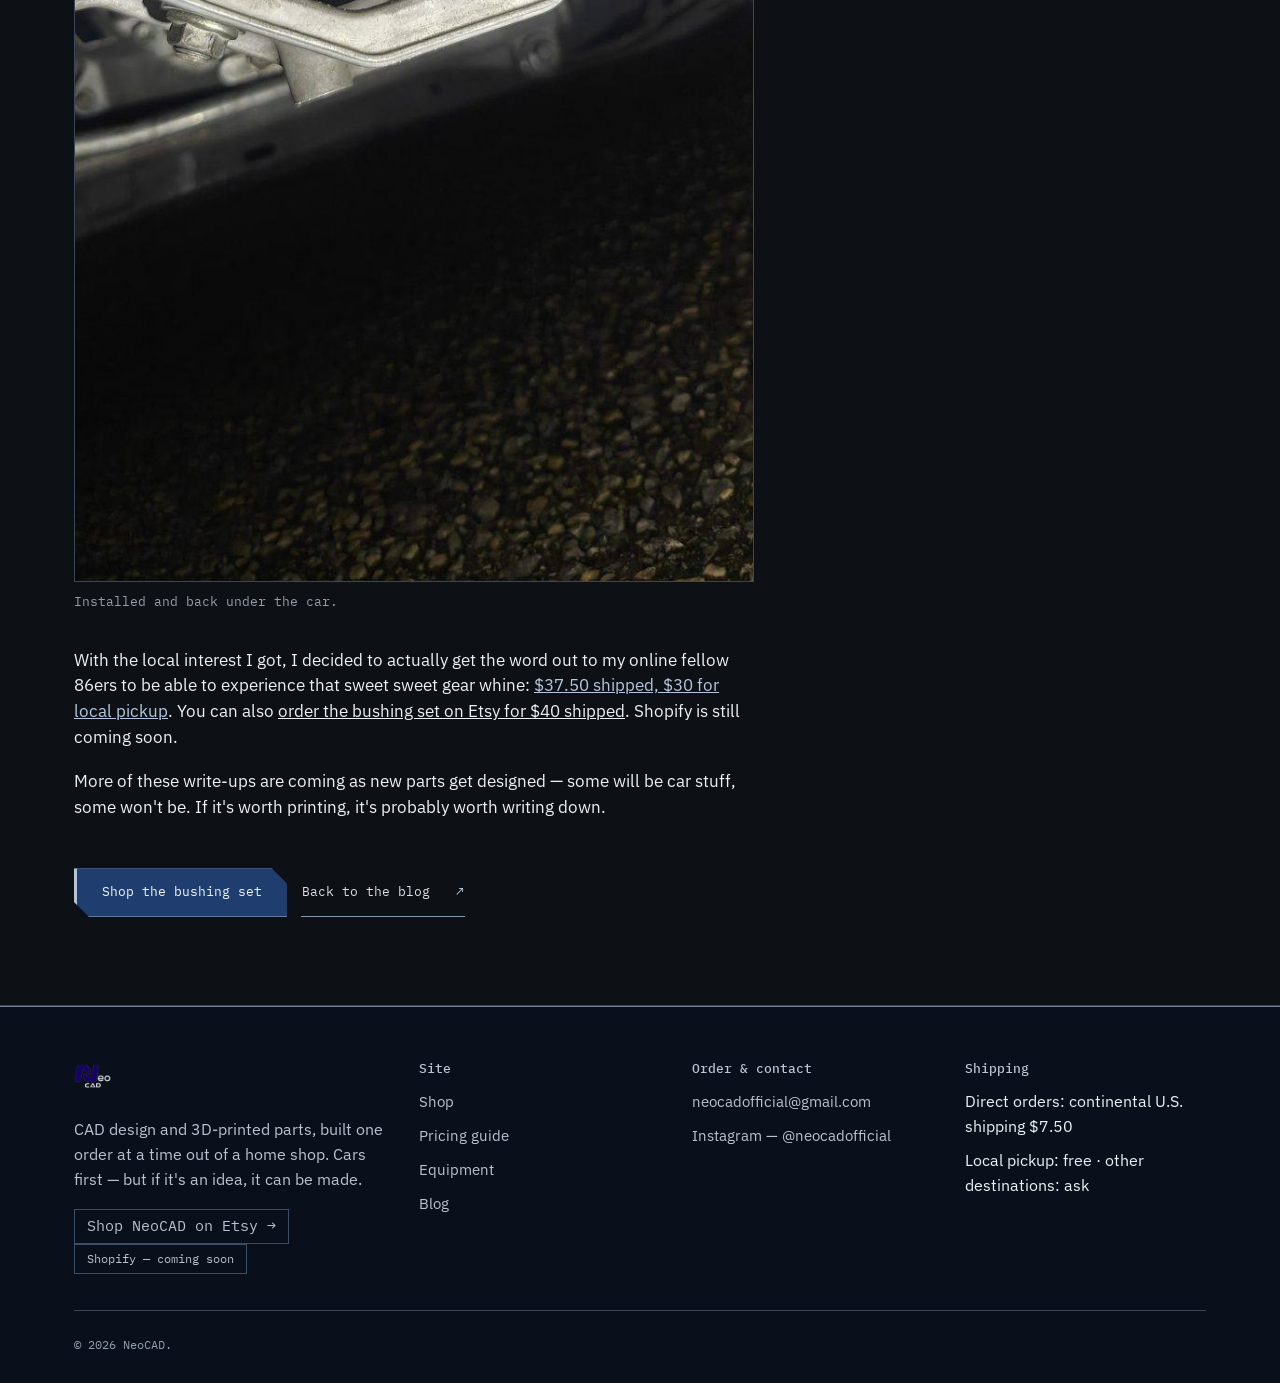
<file: blog/first-drop.html>
<!DOCTYPE html>
<html lang="en">
<head>
<meta charset="UTF-8">
<meta name="viewport" content="width=device-width, initial-scale=1.0">
<title>First product drop: the bushing set is live | NeoCAD Blog</title>
<meta name="description" content="From a one-off fix for a slipping transmission mount to a real listing — the story behind NeoCAD's first product.">
<link rel="icon" type="image/png" href="../assets/img/favicon.png">
<link rel="preconnect" href="https://fonts.googleapis.com">
<link rel="preconnect" href="https://fonts.gstatic.com" crossorigin>
<link href="https://fonts.googleapis.com/css2?family=Big+Shoulders+Display:wght@700;800;900&family=IBM+Plex+Mono:wght@400;500;600&family=IBM+Plex+Sans:wght@400;500;600;700&display=swap" rel="stylesheet">
<link rel="stylesheet" href="../assets/css/style.css">
<link rel="stylesheet" href="../assets/css/commerce.css?v=20260922">
<link rel="stylesheet" href="../assets/css/navy-silver.css?v=20261022">
</head>
<body>
<a class="skip-link" href="#main">Skip to content</a>

<header class="site-nav">
  <div class="container">
    <a href="../index.html" class="nav-logo"><img src="../assets/img/logo-nav-dark.png" alt=""><strong class="nav-wordmark">NeoCAD</strong></a>
    <nav>
      <ul class="nav-links">
        <li><a href="../index.html">Home</a></li>
        <li><a href="../shop.html">Shop</a></li>
        <li><a href="../pricing.html">Pricing</a></li>
        <li><a href="../equipment.html">Equipment</a></li>
        <li><a href="../blog.html" class="is-active">Blog</a></li>
      </ul>
    </nav>
    <div class="nav-right">
      <button class="icon-btn" data-search-open aria-label="Search the site">
        <svg width="18" height="18" viewBox="0 0 24 24" fill="none" stroke="currentColor" stroke-width="2"><circle cx="11" cy="11" r="7"/><line x1="21" y1="21" x2="16.65" y2="16.65"/></svg>
      </button>
      <button class="nav-burger" aria-label="Menu" aria-expanded="false">
        <svg width="18" height="18" viewBox="0 0 24 24" fill="none" stroke="currentColor" stroke-width="2"><line x1="3" y1="6" x2="21" y2="6"/><line x1="3" y1="12" x2="21" y2="12"/><line x1="3" y1="18" x2="21" y2="18"/></svg>
      </button>
    </div>
  </div>
</header>

<main id="main">
  <section class="page-head" style="padding-bottom:0;">
    <div class="container">
      <p class="eyebrow"><a href="../blog.html" style="color:inherit; text-decoration:none;">Blog</a> / Release</p>
      <h1 style="max-width:20ch;">First product drop: the bushing set is live</h1>
      <div class="post-meta">
        <span>Shop update</span>
        <span>·</span>
        <span>BRZ / FR-S / 86</span>
      </div>
    </div>
  </section>

  <section class="section">
    <div class="container">
      <div class="post-body">
        <p>This one started with a simple premise. Remove drivetrain slop and improve driver experience, without paying for overpriced options elsewhere.</p>

        <figure>
          <img src="../assets/img/bushing-pink-set.jpg" alt="Current pink 95A TPU transmission mount bushing set">
          <figcaption>The current pink 95A TPU set — the design has come a long way since the first fit-check print.</figcaption>
        </figure>

        <p>The first prototype was really just a shape test — does something like this even fit in the mount without interfering with the factory rubber or the bolts? After a very close first try, the second test print turned out with great tolerances. Now to pick a material.</p>

        <h3>Why TPU instead of something stiff?</h3>
        <p>The instinct with a part like this is to reach for something stiff — a carbon-fiber-reinforced filament, printed hard as a rock. That's the wrong material for this job. The stock mount already has rubber doing the damping; a bushing set that's too rigid just moves the slop somewhere else instead of controlling it. TPU 95A is firm enough to cut the play down, but it still flexes and absorbs impact the way the mount is designed to work in the first place. If it bends and flexes just enough, it can bounce back instead of cracking and snapping.</p>

        <figure>
          <img src="../assets/img/insertbushing_fusion1.png" alt="Transmission mount insert modeled in Autodesk Fusion, with recessed NeoCAD lettering" loading="lazy">
          <figcaption>Behind the part: the insert design in Fusion, complete with recessed NeoCAD lettering.</figcaption>
        </figure>

        <p>The production version is a cleaner two-piece design, now offered in black or pink 95A TPU, or blue 72D race spec, and fits back in using the same mount and hardware the car already has. No cutting, no drilling, nothing permanent. Super easy install. The blue 72D race spec is now available, along with a softer-feeling half-walls / half-infill option.</p>

        <figure>
          <img src="../assets/img/product-installed.jpg" alt="Bushing set installed under a Subaru BRZ">
          <figcaption>Installed and back under the car.</figcaption>
        </figure>

        <p>With the local interest I got, I decided to actually get the word out to my online fellow 86ers to be able to experience that sweet sweet gear whine: <a href="../transmission-mount-bushing.html" style="color:var(--violet-light);">$37.50 shipped, $30 for local pickup</a>. You can also <a href="https://www.etsy.com/listing/4582096034/transmission-insert-bushing-set-for">order the bushing set on Etsy for $40 shipped</a>. Shopify is still coming soon.</p>

        <p>More of these write-ups are coming as new parts get designed — some will be car stuff, some won't be. If it's worth printing, it's probably worth writing down.</p>
      </div>

      <div style="margin-top:48px; display:flex; gap:14px; flex-wrap:wrap;">
        <a href="../transmission-mount-bushing.html" class="btn btn-primary">Shop the bushing set</a>
        <a href="../blog.html" class="btn btn-outline">Back to the blog</a>
      </div>
    </div>
  </section>
</main>

<footer class="site-footer">
  <div class="container">
    <div class="footer-top">
      <div>
        <img src="../assets/img/logo-nav-dark.png" alt="NeoCAD" class="footer-logo">
        <p>CAD design and 3D-printed parts, built one order at a time out of a home shop. Cars first — but if it's an idea, it can be made.</p>
        <a class="badge-soon" href="https://www.etsy.com/shop/NeoCAD">Shop NeoCAD on Etsy &rarr;</a>
        <span class="badge-soon">Shopify — coming soon</span>
      </div>
      <div>
        <h4>Site</h4>
        <ul>
          <li><a href="../shop.html">Shop</a></li>
          <li><a href="../pricing.html">Pricing guide</a></li>
          <li><a href="../equipment.html">Equipment</a></li>
          <li><a href="../blog.html">Blog</a></li>
        </ul>
      </div>
      <div>
        <h4>Order &amp; contact</h4>
        <ul>
          <li><a href="mailto:neocadofficial@gmail.com">neocadofficial@gmail.com</a></li>
          <li><a href="https://www.instagram.com/neocadofficial/">Instagram — @neocadofficial</a></li>
        </ul>
      </div>
      <div>
        <h4>Shipping</h4>
        <ul>
          <li>Direct orders: continental U.S. shipping $7.50</li>
          <li>Local pickup: free · other destinations: ask</li>
        </ul>
      </div>
    </div>
    <div class="footer-bottom">
      <span>&copy; 2026 NeoCAD.</span>
    </div>
  </div>
</footer>

<div class="search-overlay" id="search-overlay">
  <div class="search-panel">
    <div class="search-input-row">
      <svg width="20" height="20" viewBox="0 0 24 24" fill="none" stroke="currentColor" stroke-width="2"><circle cx="11" cy="11" r="7"/><line x1="21" y1="21" x2="16.65" y2="16.65"/></svg>
      <input id="search-input" type="text" placeholder="Search products, pricing, equipment..." autocomplete="off">
      <button class="search-close">Esc</button>
    </div>
    <div class="search-results" id="search-results"></div>
  </div>
</div>

<script src="../assets/js/main.js"></script>
</body>
</html>
</file>
<file: assets/css/style.css>
/* ============================================================
   NeoCAD — shared styles
   Design tokens: asphalt/steel neutrals, logo indigo, product
   violet, garage-orange accent. Big Shoulders Display for
   headlines (stamped-plate feel), IBM Plex Sans for body,
   IBM Plex Mono for specs/numbers/prices (this is a CAD shop —
   the mono face is doing real work, not decoration).
   ============================================================ */

:root{
  --asphalt:      #121317;
  --asphalt-2:    #1B1D24;
  --asphalt-3:    #24262F;
  --hairline:     #34363F;

  --paper:        #EEF0F2;
  --paper-2:      #E3E5E9;
  --ink:          #121317;
  --ink-soft:     #4A4D57;

  --indigo:       #241E6E;
  --indigo-light: #453BB0;
  --violet:       #7C5CE6;
  --violet-light: #9C84F2;
  --orange:       #FF5A1F;

  --steel-100:    #E7E8EB;
  --steel-300:    #B7BAC3;
  --steel-500:    #82858F;

  --radius-sm:    2px;
  --radius-md:    3px;

  --font-display: "Big Shoulders Display", sans-serif;
  --font-body:    "IBM Plex Sans", sans-serif;
  --font-mono:    "IBM Plex Mono", monospace;

  --container:    1180px;
}

*, *::before, *::after{ box-sizing: border-box; }
html{ scroll-behavior: smooth; }
html:focus-within{ scroll-behavior: smooth; }
@media (prefers-reduced-motion: reduce){
  html{ scroll-behavior: auto; }
  *, *::before, *::after{ animation-duration: 0.001ms !important; animation-iteration-count: 1 !important; transition-duration: 0.001ms !important; }
}

body{
  margin: 0;
  background: var(--asphalt);
  color: var(--steel-100);
  font-family: var(--font-body);
  font-size: 16px;
  line-height: 1.55;
  -webkit-font-smoothing: antialiased;
}

img{ max-width: 100%; display: block; }
a{ color: inherit; }

h1,h2,h3,h4{
  font-family: var(--font-display);
  font-weight: 700;
  line-height: 0.95;
  margin: 0 0 0.4em;
  letter-spacing: 0.002em;
}
h1{ font-size: clamp(2.8rem, 6vw, 5.4rem); font-weight: 800; }
h2{ font-size: clamp(2rem, 4vw, 3rem); }
h3{ font-size: clamp(1.35rem, 2.4vw, 1.8rem); }

p{ margin: 0 0 1.1em; color: var(--steel-300); max-width: 62ch; }
.on-light p{ color: var(--ink-soft); }

.mono{ font-family: var(--font-mono); }

:focus-visible{
  outline: 2px solid var(--violet-light);
  outline-offset: 3px;
}

.container{
  max-width: var(--container);
  margin: 0 auto;
  padding: 0 24px;
}

.section{
  padding: 88px 0;
  border-bottom: 1px solid var(--hairline);
}
.section.tight{ padding: 56px 0; }
.section.on-light{
  background: var(--paper);
  color: var(--ink);
  border-bottom-color: var(--paper-2);
}
.section.on-light .eyebrow{ color: var(--indigo); }

.eyebrow{
  font-family: var(--font-mono);
  font-size: 0.8rem;
  color: var(--violet-light);
  margin: 0 0 14px;
  display: flex;
  align-items: center;
  gap: 10px;
}
.eyebrow::before{
  content: "";
  width: 22px; height: 1px;
  background: currentColor;
  display: inline-block;
}

/* ---------- buttons ---------- */
.btn{
  display: inline-flex;
  align-items: center;
  gap: 10px;
  font-family: var(--font-mono);
  font-size: 0.92rem;
  padding: 13px 22px;
  border-radius: var(--radius-sm);
  border: 1px solid transparent;
  cursor: pointer;
  text-decoration: none;
  transition: background-color 160ms ease, border-color 160ms ease, color 160ms ease, transform 160ms ease;
}
.btn-primary{
  background: var(--violet);
  color: #fff;
}
.btn-primary:hover{ background: var(--violet-light); transform: translateY(-1px); }
.btn-outline{
  border-color: var(--hairline);
  color: var(--steel-100);
  background: transparent;
}
.btn-outline:hover{ border-color: var(--violet-light); color: var(--violet-light); }
.on-light .btn-outline{ border-color: var(--paper-2); color: var(--ink); }
.on-light .btn-outline:hover{ border-color: var(--indigo); color: var(--indigo); }
.btn-orange{ background: var(--orange); color: #fff; }
.btn-orange:hover{ background: #ff7440; }

/* ---------- nav ---------- */
.site-nav{
  position: sticky; top: 0; z-index: 60;
  background: rgba(18,19,23,0.92);
  backdrop-filter: blur(8px);
  border-bottom: 1px solid var(--hairline);
}
.site-nav .container{
  display: flex; align-items: center; justify-content: space-between;
  height: 72px;
}
.nav-logo{ display: flex; align-items: center; gap: 12px; text-decoration: none; }
.nav-logo img{ height: 46px; width: auto; }
.nav-links{
  display: flex; align-items: center; gap: 6px;
  list-style: none; margin: 0; padding: 0;
}
.nav-links a{
  display: block;
  font-family: var(--font-mono);
  font-size: 0.86rem;
  text-decoration: none;
  color: var(--steel-300);
  padding: 9px 14px;
  border-radius: var(--radius-sm);
  transition: color 150ms ease, background 150ms ease;
}
.nav-links a:hover{ color: #fff; background: var(--asphalt-3); }
.nav-links a.is-active{ color: var(--violet-light); }
.nav-right{ display: flex; align-items: center; gap: 6px; }
.icon-btn{
  width: 40px; height: 40px;
  display: inline-flex; align-items: center; justify-content: center;
  background: transparent; border: 1px solid transparent; border-radius: var(--radius-sm);
  color: var(--steel-300); cursor: pointer;
}
.icon-btn:hover{ color: #fff; border-color: var(--hairline); }
.nav-burger{ display: none; }

@media (max-width: 860px){
  .nav-links{
    position: fixed; top: 72px; left: 0; right: 0; bottom: 0;
    background: var(--asphalt);
    flex-direction: column; align-items: stretch;
    padding: 18px; gap: 2px;
    transform: translateX(-100%);
    transition: transform 220ms ease;
  }
  .nav-links.is-open{ transform: translateX(0); }
  .nav-links a{ padding: 14px 10px; font-size: 1rem; border-bottom: 1px solid var(--hairline); border-radius: 0; }
  .nav-burger{
    display: inline-flex; align-items: center; justify-content: center;
    width: 40px; height: 40px; background: transparent; border: 1px solid var(--hairline);
    color: var(--steel-100); border-radius: var(--radius-sm); cursor: pointer;
  }
}

/* ---------- search overlay ---------- */
.search-overlay{
  position: fixed; inset: 0; z-index: 100;
  background: rgba(10,10,13,0.88);
  backdrop-filter: blur(4px);
  display: none;
  padding: 12vh 20px 20px;
}
.search-overlay.is-open{ display: block; }
.search-panel{
  max-width: 640px; margin: 0 auto;
}
.search-input-row{
  display: flex; align-items: center; gap: 12px;
  border-bottom: 2px solid var(--violet);
  padding-bottom: 14px;
}
.search-input-row svg{ flex: none; color: var(--violet-light); }
#search-input{
  flex: 1; background: transparent; border: none; outline: none;
  font-family: var(--font-display); font-size: 1.7rem; color: #fff;
}
#search-input::placeholder{ color: var(--steel-500); }
.search-close{ background: none; border: none; color: var(--steel-300); cursor: pointer; font-family: var(--font-mono); font-size: 0.85rem; }
.search-results{ margin-top: 22px; display: flex; flex-direction: column; gap: 2px; max-height: 55vh; overflow-y: auto; }
.search-results a{
  display: block; text-decoration: none; padding: 14px 6px; border-bottom: 1px solid var(--hairline);
}
.search-results a:hover, .search-results a.is-selected{ background: var(--asphalt-2); }
.search-result-title{ font-weight: 600; color: #fff; margin-bottom: 3px; }
.search-result-tag{ font-family: var(--font-mono); font-size: 0.72rem; color: var(--violet-light); text-transform: uppercase; letter-spacing: 0.06em; }
.search-result-snippet{ font-size: 0.88rem; color: var(--steel-300); margin-top: 3px; }
.search-empty{ color: var(--steel-500); font-family: var(--font-mono); font-size: 0.9rem; padding: 20px 6px; }

/* ---------- hero ---------- */
.hero{
  padding: 64px 0 0;
  overflow: hidden;
}
.hero-grid{
  display: grid;
  grid-template-columns: 1.1fr 0.9fr;
  align-items: center;
  gap: 40px;
}
.hero-copy p.lede{ font-size: 1.15rem; color: var(--steel-300); max-width: 46ch; }
.hero-actions{ display: flex; gap: 14px; margin-top: 30px; flex-wrap: wrap; }
.hero-media{
  position: relative;
  clip-path: polygon(10% 0, 100% 0, 100% 100%, 0% 100%);
  aspect-ratio: 4 / 5;
  background: var(--asphalt-2);
}
.hero-media img{ width: 100%; height: 100%; object-fit: cover; }
.hero-tag{
  position: absolute; left: 0; bottom: 22px;
  background: var(--orange); color: #fff;
  font-family: var(--font-mono); font-size: 0.78rem;
  padding: 7px 16px 7px 14px;
}

@media (max-width: 900px){
  .hero-grid{ grid-template-columns: 1fr; }
  .hero-media{ clip-path: none; aspect-ratio: 16/10; order: -1; }
}

/* ---------- cards / grids ---------- */
.grid-3{ display: grid; grid-template-columns: repeat(3, 1fr); gap: 28px; }
.grid-2{ display: grid; grid-template-columns: repeat(2, 1fr); gap: 28px; }
@media (max-width: 860px){
  .grid-3{ grid-template-columns: 1fr; }
  .grid-2{ grid-template-columns: 1fr; }
}

.panel{
  border: 1px solid var(--hairline);
  padding: 28px;
  background: var(--asphalt-2);
}
.on-light .panel{ background: #fff; border-color: var(--paper-2); }

.feature-card .index{
  font-family: var(--font-mono); color: var(--violet-light); font-size: 0.85rem; margin-bottom: 14px; display: block;
}

.card-link{ text-decoration: none; display: block; color: inherit; }
.card-link .panel{ transition: border-color 160ms ease; }
.card-link:hover .panel{ border-color: var(--violet); }

/* ---------- rate-sheet style tables ---------- */
.rate-table{
  width: 100%; border-collapse: collapse;
  font-family: var(--font-mono); font-size: 0.92rem;
}
.rate-table caption{ text-align: left; font-family: var(--font-body); color: var(--steel-500); font-size: 0.85rem; margin-bottom: 10px; }
.rate-table th, .rate-table td{
  text-align: left; padding: 12px 14px; border-bottom: 1px solid var(--hairline);
}
.rate-table thead th{
  font-family: var(--font-body); font-weight: 600; color: var(--steel-500); font-size: 0.78rem;
  text-transform: none; border-bottom: 1px solid var(--steel-500);
}
.rate-table td.num, .rate-table th.num{ text-align: right; white-space: nowrap; }
.on-light .rate-table th, .on-light .rate-table td{ border-bottom-color: var(--paper-2); }
.on-light .rate-table thead th{ border-bottom-color: var(--ink-soft); color: var(--ink-soft); }

/* ---------- footer ---------- */
.site-footer{ background: var(--asphalt-2); padding: 56px 0 28px; }
.footer-top{
  display: grid; grid-template-columns: 1.3fr 1fr 1fr 1fr; gap: 32px;
  padding-bottom: 36px; border-bottom: 1px solid var(--hairline);
}
.footer-top h4{ font-family: var(--font-mono); font-size: 0.8rem; color: var(--steel-500); font-weight: 500; margin-bottom: 14px; }
.footer-top ul{ list-style: none; margin: 0; padding: 0; display: flex; flex-direction: column; gap: 9px; }
.footer-top a{ text-decoration: none; color: var(--steel-300); font-size: 0.92rem; }
.footer-top a:hover{ color: var(--violet-light); }
.footer-logo{ height: 40px; margin-bottom: 14px; }
.footer-bottom{
  display: flex; justify-content: space-between; align-items: center; flex-wrap: wrap; gap: 10px;
  padding-top: 24px; font-family: var(--font-mono); font-size: 0.78rem; color: var(--steel-500);
}
.badge-soon{
  display: inline-flex; align-items: center; gap: 8px;
  border: 1px dashed var(--steel-500); color: var(--steel-300);
  padding: 5px 12px; font-family: var(--font-mono); font-size: 0.75rem;
}
@media (max-width: 760px){ .footer-top{ grid-template-columns: 1fr 1fr; } }

/* ---------- misc ---------- */
.divider{ height: 1px; background: var(--hairline); border: none; margin: 0; }
.tag-row{ display: flex; gap: 8px; flex-wrap: wrap; }
.tag{
  font-family: var(--font-mono); font-size: 0.74rem; color: var(--violet-light);
  border: 1px solid var(--hairline); padding: 4px 10px;
}
.note{
  border-left: 2px solid var(--orange);
  padding: 4px 0 4px 18px; color: var(--steel-300); font-size: 0.92rem;
}
.on-light .note{ color: var(--ink-soft); }

.page-head{ padding: 56px 0 40px; }
.page-head .eyebrow{ margin-bottom: 18px; }

/* ---------- product gallery ---------- */
.product-gallery{ display: flex; flex-direction: column; gap: 12px; }
.gallery-main{
  aspect-ratio: 4/5; overflow: hidden; background: var(--asphalt-2);
  border: 1px solid var(--hairline);
}
.gallery-main img{ width: 100%; height: 100%; object-fit: contain; background: #252322; }
.gallery-main img[src*="product-installed"],
.gallery-thumb img[src*="product-installed"]{ object-position: center; }
.gallery-thumbs{ display: flex; gap: 10px; }
.gallery-thumb{
  flex: 1; aspect-ratio: 1/1; overflow: hidden; cursor: pointer;
  border: 1px solid var(--hairline); background: var(--asphalt-2);
  padding: 0; opacity: 0.65; transition: opacity 150ms ease, border-color 150ms ease;
}
.gallery-thumb img{ width: 100%; height: 100%; object-fit: contain; background: #252322; }
.gallery-thumb:hover{ opacity: 0.9; }
.gallery-thumb.is-active{ opacity: 1; border-color: var(--violet); }
.gallery-thumb-label{
  display: block; font-family: var(--font-mono); font-size: 0.62rem; text-align: center;
  color: var(--steel-500); margin-top: 4px;
}

/* ---------- spec plate ---------- */
.spec-plate{ margin: 0; border-top: 1px solid var(--hairline); }
.spec-plate div{
  display: flex; justify-content: space-between; gap: 20px;
  padding: 14px 0; border-bottom: 1px solid var(--hairline);
}
.spec-plate dt{ color: var(--steel-500); font-family: var(--font-mono); font-size: 0.85rem; }
.spec-plate dd{ margin: 0; text-align: right; font-family: var(--font-mono); font-size: 0.9rem; color: var(--steel-100); max-width: 60%; }
.spec-plate dd.price{ color: var(--violet-light); font-size: 1.1rem; }
.on-light .spec-plate{ border-top-color: var(--paper-2); }
.on-light .spec-plate div{ border-bottom-color: var(--paper-2); }
.on-light .spec-plate dt{ color: var(--ink-soft); }
.on-light .spec-plate dd{ color: var(--ink); }
.on-light .spec-plate dd.price{ color: var(--indigo); }

/* ---------- estimator widget ---------- */
.estimator{ display: grid; grid-template-columns: 1fr 1fr; gap: 32px; }
.estimator-field{ margin-bottom: 18px; }
.estimator-field label{ display: block; font-family: var(--font-mono); font-size: 0.78rem; color: var(--steel-500); margin-bottom: 6px; }
.estimator-field select, .estimator-field input{
  width: 100%; background: var(--asphalt); border: 1px solid var(--hairline); color: #fff;
  padding: 11px 12px; font-family: var(--font-mono); font-size: 0.92rem; border-radius: var(--radius-sm);
}
.estimator-field select:focus, .estimator-field input:focus{ border-color: var(--violet); outline: none; }
.estimator-out{ font-family: var(--font-mono); font-size: 0.92rem; }
.estimator-out .line{ display: flex; justify-content: space-between; padding: 9px 0; border-bottom: 1px solid var(--hairline); color: var(--steel-300); }
.estimator-out .line.total{ color: #fff; font-size: 1.25rem; border-bottom: none; padding-top: 16px; }
@media (max-width: 780px){ .estimator{ grid-template-columns: 1fr; } }

/* ---------- blog post ---------- */
.post-meta{
  font-family: var(--font-mono); font-size: 0.82rem; color: var(--steel-500);
  display: flex; gap: 14px; align-items: center; margin-bottom: 18px;
}
.post-body{ max-width: 68ch; }
.post-body p{ font-size: 1.04rem; color: var(--steel-100); max-width: 68ch; }
.post-body h3{ margin-top: 2em; }
.post-body figure{ margin: 2.2em 0; }
.post-body figcaption{ font-family: var(--font-mono); font-size: 0.8rem; color: var(--steel-500); margin-top: 10px; }
.post-body img{ width: 100%; border: 1px solid var(--hairline); }

.skip-link{
  position: absolute; left: -999px; top: 0; background: var(--violet); color: #fff; padding: 10px 16px; z-index: 200;
}
.skip-link:focus{ left: 12px; top: 12px; }

/* Visible brand name beside the existing logo. */
.nav-logo { flex-shrink: 0; gap: 10px; }
.nav-wordmark { font-family: var(--font-sans); font-size: 1.35rem; font-weight: 800; letter-spacing: -0.04em; color: var(--steel-100); }
@media (max-width: 480px) {
  .nav-logo { gap: 8px; }
  .nav-logo img { height: 36px; max-width: 88px; object-fit: contain; }
  .nav-wordmark { font-size: 1.15rem; }
}

/* Process imagery and compact, distinct equipment icons. */
.hero-media .design-image { object-fit: contain; background: #2e333c; }
.design-image { width: 100%; height: auto; object-fit: contain; }
.equipment-heading { display: flex; align-items: center; gap: 18px; margin-bottom: 18px; }
.equipment-heading h3, .equipment-heading h2 { margin: 0; }
.equipment-icon { display: block; flex: 0 0 72px; width: 72px; height: 72px; padding: 5px; color: var(--violet-light); background: var(--asphalt-3); border-radius: 12px; }
.scanner-details { max-width: 760px; }
.blog-preview { display: grid; grid-template-columns: 1fr 1.4fr; gap: 0; padding: 0; overflow: hidden; }
.blog-preview-image { width: 100%; height: 100%; object-fit: cover; }
.blog-preview-image.design-image { object-fit: contain; background: #e7e7e7; }
#s13-cupholder { scroll-margin-top: 90px; }
@media (max-width: 760px) {
  .blog-preview { grid-template-columns: 1fr; }
  .blog-preview-image { height: auto; max-height: 400px; object-fit: contain; }
  .equipment-icon { flex-basis: 56px; width: 56px; height: 56px; }
  .equipment-heading { gap: 12px; }
}

/* Compact catalog cards open the full product page. */
.shop-grid { display: grid; grid-template-columns: repeat(auto-fit, minmax(240px, 300px)); gap: 24px; align-items: stretch; }
.shop-product-card { display: flex; flex-direction: column; color: inherit; text-decoration: none; border: 1px solid var(--hairline); border-radius: var(--radius-md); overflow: hidden; background: var(--asphalt-2); transition: border-color 150ms ease, transform 150ms ease; }
.shop-product-card:hover { border-color: var(--violet-light); transform: translateY(-3px); }
.shop-product-card:focus-visible { outline: 3px solid var(--violet-light); outline-offset: 4px; }
.shop-product-card > img { width: 100%; height: 180px; object-fit: contain; background: #252322; }
.shop-card-copy { display: flex; flex-direction: column; flex: 1; padding: 20px; align-items: flex-start; }
.shop-card-copy h2 { font-size: 1.3rem; margin: 14px 0 10px; }
.shop-card-price { font-weight: 600; }
.shop-card-price span { display: block; font-size: .85rem; color: var(--steel-300); font-weight: 400; }
.shop-card-action { margin-top: auto; padding-top: 8px; color: var(--violet-light); font-size: .9rem; font-weight: 600; }
@media (max-width: 400px) { .shop-grid { grid-template-columns: minmax(0, 1fr); } }

/* Keep original product photos fully visible inside every image frame. */
img[src*="product-"] { object-fit: contain; object-position: center; background: #252322; }
.gallery-main, .gallery-thumb { background: #252322; }
.gallery-thumbs > div { flex: 1; min-width: 0; }
.gallery-thumb { display: block; width: 100%; }
</file>
<file: assets/css/commerce.css>
/* Shared product typography and spacing. */
.nc-product { color: var(--steel-100, #eeeef2); }
.nc-product h1, .nc-product h2, .nc-product h3, .shop-card-copy h2, .shop-card-copy h3 { font-family: var(--font-sans, 'IBM Plex Sans', sans-serif); letter-spacing: -.025em; line-height: 1.2; color: var(--steel-100, #eeeef2); }
.nc-product h1 { font-size: clamp(1.65rem, 3vw, 2.3rem); margin: 14px 0 10px; }
.nc-product h2 { font-size: 1.5rem; margin: 0 0 24px; }
.nc-product h3 { font-size: 1.1rem; margin: 0 0 16px; }
.nc-product p { font-family: var(--font-sans, 'IBM Plex Sans', sans-serif); font-size: 1rem; line-height: 1.6; color: var(--steel-300, #b8bac6); }
.nc-product-top { padding-top: 28px; padding-bottom: 40px; }
.nc-back { display: inline-block; margin-bottom: 24px; color: var(--steel-300); text-decoration: none; font-size: .9rem; }
.nc-product-grid { display: grid; grid-template-columns: minmax(0, 1.1fr) minmax(0, 1fr); gap: 48px; align-items: start; }
.nc-summary { grid-column: 2; grid-row: 1; }
.nc-gallery { grid-column: 1; grid-row: 1; min-width: 0; }
.nc-intro { margin: 0 0 20px; }
.nc-product .nc-price { margin: 0; font-size: 2.6rem; font-weight: 700; line-height: 1.2; color: var(--violet-light, #ac9ae8); font-variant-numeric: tabular-nums; }
.nc-product .nc-price-note { font-size: .9rem; margin: 6px 0 24px; }
.nc-buy label { display: block; font-size: .9rem; font-weight: 600; margin: 16px 0 8px; }
.nc-buy select { display: block; width: 100%; box-sizing: border-box; padding: 12px; color: var(--steel-100); background: var(--asphalt-2); border: 1px solid var(--hairline); font: inherit; border-radius: 3px; }
.nc-buy .btn { margin-top: 24px; display: flex; justify-content: center; }
.nc-product .nc-note, .nc-product .nc-caption { font-size: .85rem; margin: 12px 0 0; }
.nc-photo { display: flex; align-items: center; justify-content: center; height: 440px; box-sizing: border-box; padding: 16px; background: #252322; border: 1px solid var(--hairline); }
.nc-photo img { display: block; width: 100%; height: 100%; object-fit: contain !important; object-position: center !important; transform: none !important; }
.nc-thumbs { display: grid; grid-template-columns: repeat(5, minmax(0, 1fr)); gap: 8px; margin-top: 10px; }
.nc-thumbs button { height: 72px; padding: 5px; background: #252322; border: 1px solid var(--hairline); cursor: pointer; }
.nc-thumbs img { width: 100%; height: 100%; object-fit: contain !important; }
.nc-thumbs button[aria-pressed="true"] { border: 2px solid var(--violet-light); }
.nc-thumbs button:focus-visible, .nc-buy select:focus-visible { outline: 2px solid var(--violet-light); outline-offset: 3px; }
.nc-details, .nc-related { border-top: 1px solid var(--hairline); padding-top: 36px; padding-bottom: 36px; }
.nc-details-grid { display: grid; grid-template-columns: 1fr 1fr; gap: 48px; }
.nc-details p { margin: 0 0 16px; }
.nc-details details { border-bottom: 1px solid var(--hairline); padding: 16px 0; }
.nc-details summary { font-weight: 600; cursor: pointer; font-size: 1rem; }
.nc-details details p:first-of-type { margin-top: 16px; }
.shop-card-copy h2, .shop-card-copy h3 { font-size: 1.2rem; margin: 12px 0; }
.shop-card-price { font-family: var(--font-sans, 'IBM Plex Sans', sans-serif); font-size: 1.4rem; color: var(--violet-light); font-weight: 700; line-height: 1.3; }
.shop-card-price span { display: block; margin-top: 5px; font-size: .85rem; color: var(--steel-300); font-weight: 400; }
.nc-related .shop-card-price { font-size: 1.4rem; color: var(--violet-light); }
@media (max-width: 760px) {
 .nc-product-grid, .nc-details-grid { display: flex; flex-direction: column; gap: 28px; }
 .nc-summary, .nc-gallery { width: 100%; }
 .nc-photo { height: 340px; }
 .nc-thumbs button { height: 58px; }
 .nc-product h1 { font-size: 1.75rem; }
}
</file>
<file: assets/css/navy-silver.css>
/* NeoCAD: deep blue, graphite and machined silver. */
:root{--asphalt:#0d1015;--asphalt-2:#151b24;--asphalt-3:#202b3a;--hairline:#3c4655;--indigo:#16295b;--indigo-light:#234779;--violet:#1c3769;--violet-light:#b6c6df;--orange:#aeb9c8;--steel-100:#edf0f5;--steel-300:#b9c2ce;--steel-500:#939fad;--paper:#131f32;--paper-2:#3c4b61;--ink:#edf0f5;--ink-soft:#b9c2ce;--font-sans:var(--font-body)}
body{background:#0d1015}::selection{background:#34558b;color:white}
.site-nav{background:rgba(11,16,24,.97);border-bottom:1px solid #657185}
.nav-links a{position:relative;border-radius:0}.nav-links a.is-active{color:#f3f5f8;background:#192b48;box-shadow:inset 0 -2px #c0c9d5}
.nav-logo img{background:#e3e8ef;padding:3px;border:1px solid #a0acbd;clip-path:polygon(0 0,100% 0,100% 80%,88% 100%,0 100%)}
.hero{background:linear-gradient(112deg,#132547 0%,#101c31 55%,#0d1015 55%);padding:66px 0 54px;border-bottom:1px solid #606c7e}
.hero-grid{grid-template-columns:1.08fr .92fr;gap:42px}.hero h1{font-size:clamp(3.1rem,5.8vw,5.3rem);line-height:1.01;letter-spacing:-.025em}.hero-silver{color:#bdc8d7}.hero-copy p.lede{font-size:1.02rem;line-height:1.75;margin-top:26px;max-width:52ch}.hero .eyebrow{font-size:.71rem;letter-spacing:.06em}
.hero-media{clip-path:none;aspect-ratio:1/1;border:1px solid #8691a1;box-shadow:12px 12px 0 #101722,13px 13px 0 #5a697e;padding:14px;background:#182231;transform:translateY(15px)}
.hero-media .design-image{background:#2e333c}.hero-tag{left:14px;bottom:14px;background:#ced5df;color:#172335;border-left:5px solid #294e82;padding:10px 16px;font-size:.7rem}
.hero-actions{gap:18px;align-items:center;margin-top:30px}.btn{border-radius:0;padding:15px 25px;min-height:48px;font-size:.8rem;line-height:1.45;white-space:normal;position:relative}
.btn-primary,.btn-orange{background:#203d70;color:#f4f6fb;border:0;border-left:3px solid #b9c4d3;clip-path:polygon(0 0,calc(100% - 15px) 0,100% 15px,100% 100%,15px 100%,0 calc(100% - 15px));box-shadow:inset 0 1px #60789d,inset 0 -1px #60789d}
.btn-primary:hover,.btn-orange:hover{background:#30558b;color:white;transform:translateY(-2px)}
.btn-outline,.on-light .btn-outline{background:transparent;border:0;border-bottom:1px solid #8b99ac;color:#d9e1eb;padding:12px 1px;gap:12px}
.btn-outline::after{content:'↗';display:inline-block;margin-left:14px;color:#b8c5d7}.btn-outline:hover,.on-light .btn-outline:hover{color:white;border-color:white;background:#182337}
.btn:focus-visible{outline:3px solid #e6edf8;outline-offset:-4px}
.panel{background:#141b25;border-color:#3c4758;border-top:2px solid #7b8799}.panel:hover{border-top-color:#b8c6db}.feature-card{display:flex;flex-direction:column;align-items:flex-start}.feature-card .btn{margin-top:auto!important}.feature-card p{margin-bottom:24px}
.section.on-light{background:#132039;color:var(--steel-100)}.section.on-light .eyebrow{color:#c2cee0}.on-light .panel{background:#19263a;border-color:#5e6e86}
.eyebrow{color:#b5c4da;letter-spacing:.04em}.eyebrow::before{width:24px;height:3px;background:#8d9db4}.equipment-icon{color:#c1ccdb;background:#20324e;border:1px solid #5b6d89;border-radius:0;clip-path:polygon(0 0,100% 0,100% 78%,78% 100%,0 100%)}
.page-head{padding:60px 0 38px;border-bottom:1px solid #43536c;background:#142440}.page-head h1{font-size:clamp(2.8rem,5vw,4.6rem);line-height:1.04}.page-head .lede{margin-top:22px}.shop-grid{grid-template-columns:repeat(auto-fit,minmax(260px,1fr));gap:28px}.shop-product-card{border-radius:0;border-top:2px solid #91a0b5}.shop-product-card>img{height:270px}.shop-card-action{width:100%;border-top:1px solid #526176;padding-top:14px;margin-top:auto;color:#d1dbe8}.shop-card-price,.nc-product .nc-price{color:#e0e6ef}.tag{font: .73rem var(--font-mono);color:#aebed5;letter-spacing:.035em}
.nc-product-top{padding-top:32px;padding-bottom:50px}.nc-buy{border-top:1px solid #78869b;padding-top:22px;margin-top:24px}.nc-buy select{border-radius:0;border-color:#56657c;background:#19253a}.nc-buy .btn-outline{justify-content:space-between}.nc-photo,.nc-thumbs button{border-color:#57657a}.nc-thumbs button[aria-pressed=true]{border:2px solid #d0daea}.nc-gallery{position:sticky;top:100px}.nc-photo{height:490px}
.site-footer{background:#0a101b;border-top:1px solid #728198}.badge-soon{border-radius:0;border-style:solid;border-color:#3b4e69}.site-footer h4{color:#bac5d5}.rate-table{font-size:.83rem}main{min-height:60vh}.marketplace-link{margin-top:12px!important}
@media(max-width:900px){.hero-grid{grid-template-columns:1fr}.hero-media{order:0;max-width:620px;aspect-ratio:4/3;transform:none;margin-top:16px}.hero{padding:36px 0 42px}.hero h1{font-size:clamp(3.1rem,10vw,4.8rem)}.hero-actions{align-items:flex-start}.hero-copy p.lede{max-width:60ch}.nav-links{height:calc(100dvh - 72px);bottom:auto}.nc-gallery{position:static}.footer-top{grid-template-columns:1fr 1fr}}
@media(max-width:600px){.container{padding-left:20px;padding-right:20px}.hero-media{box-shadow:6px 6px 0 #101722,7px 7px 0 #5a697e}.hero-actions{flex-direction:column;gap:12px}.section{padding:52px 0}.section.tight{padding:38px 0}.footer-top{grid-template-columns:1fr}.shop-grid{grid-template-columns:1fr}.shop-product-card>img{height:240px}.nc-photo{height:340px}.spec-plate div{gap:12px}.spec-plate dd{font-size:.8rem}.rate-table th,.rate-table td{padding:10px 5px}.page-head{padding:38px 0 28px}.equipment-heading h3{font-size:1.8rem}}
</file>
